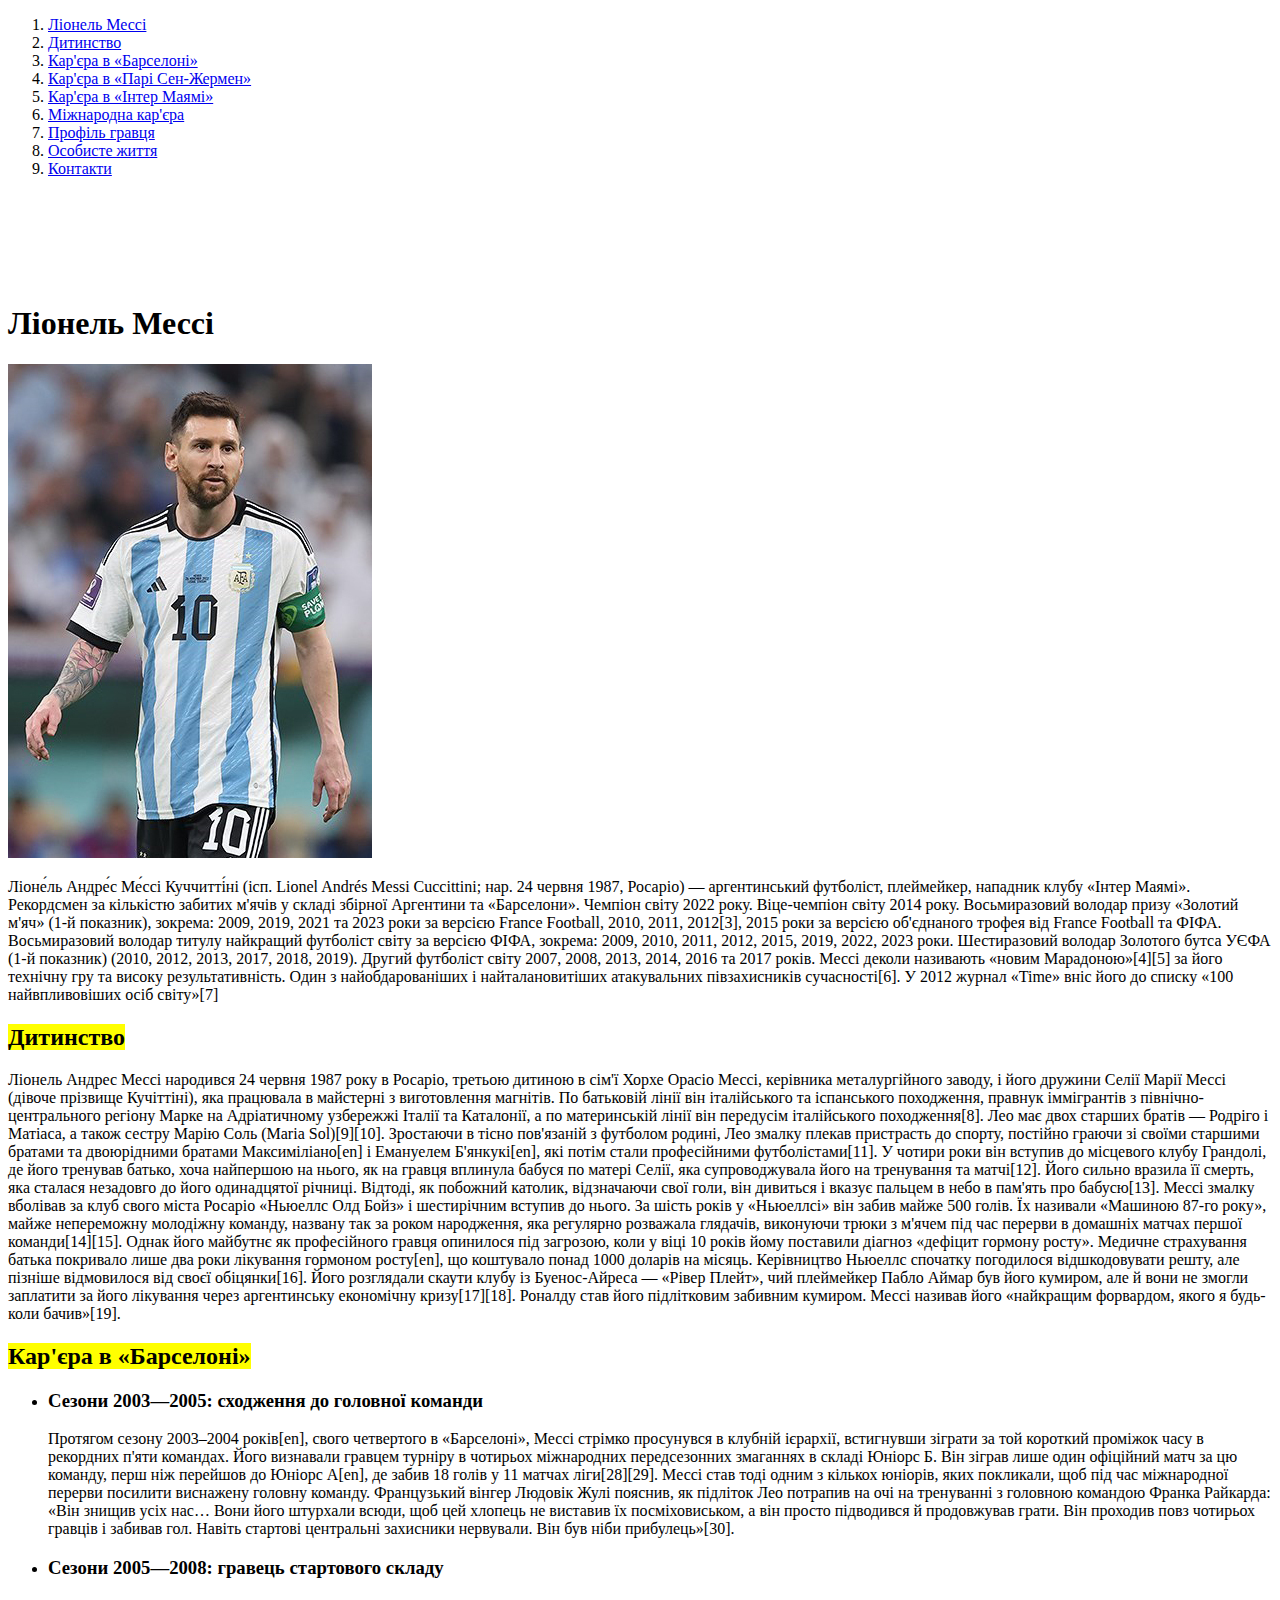
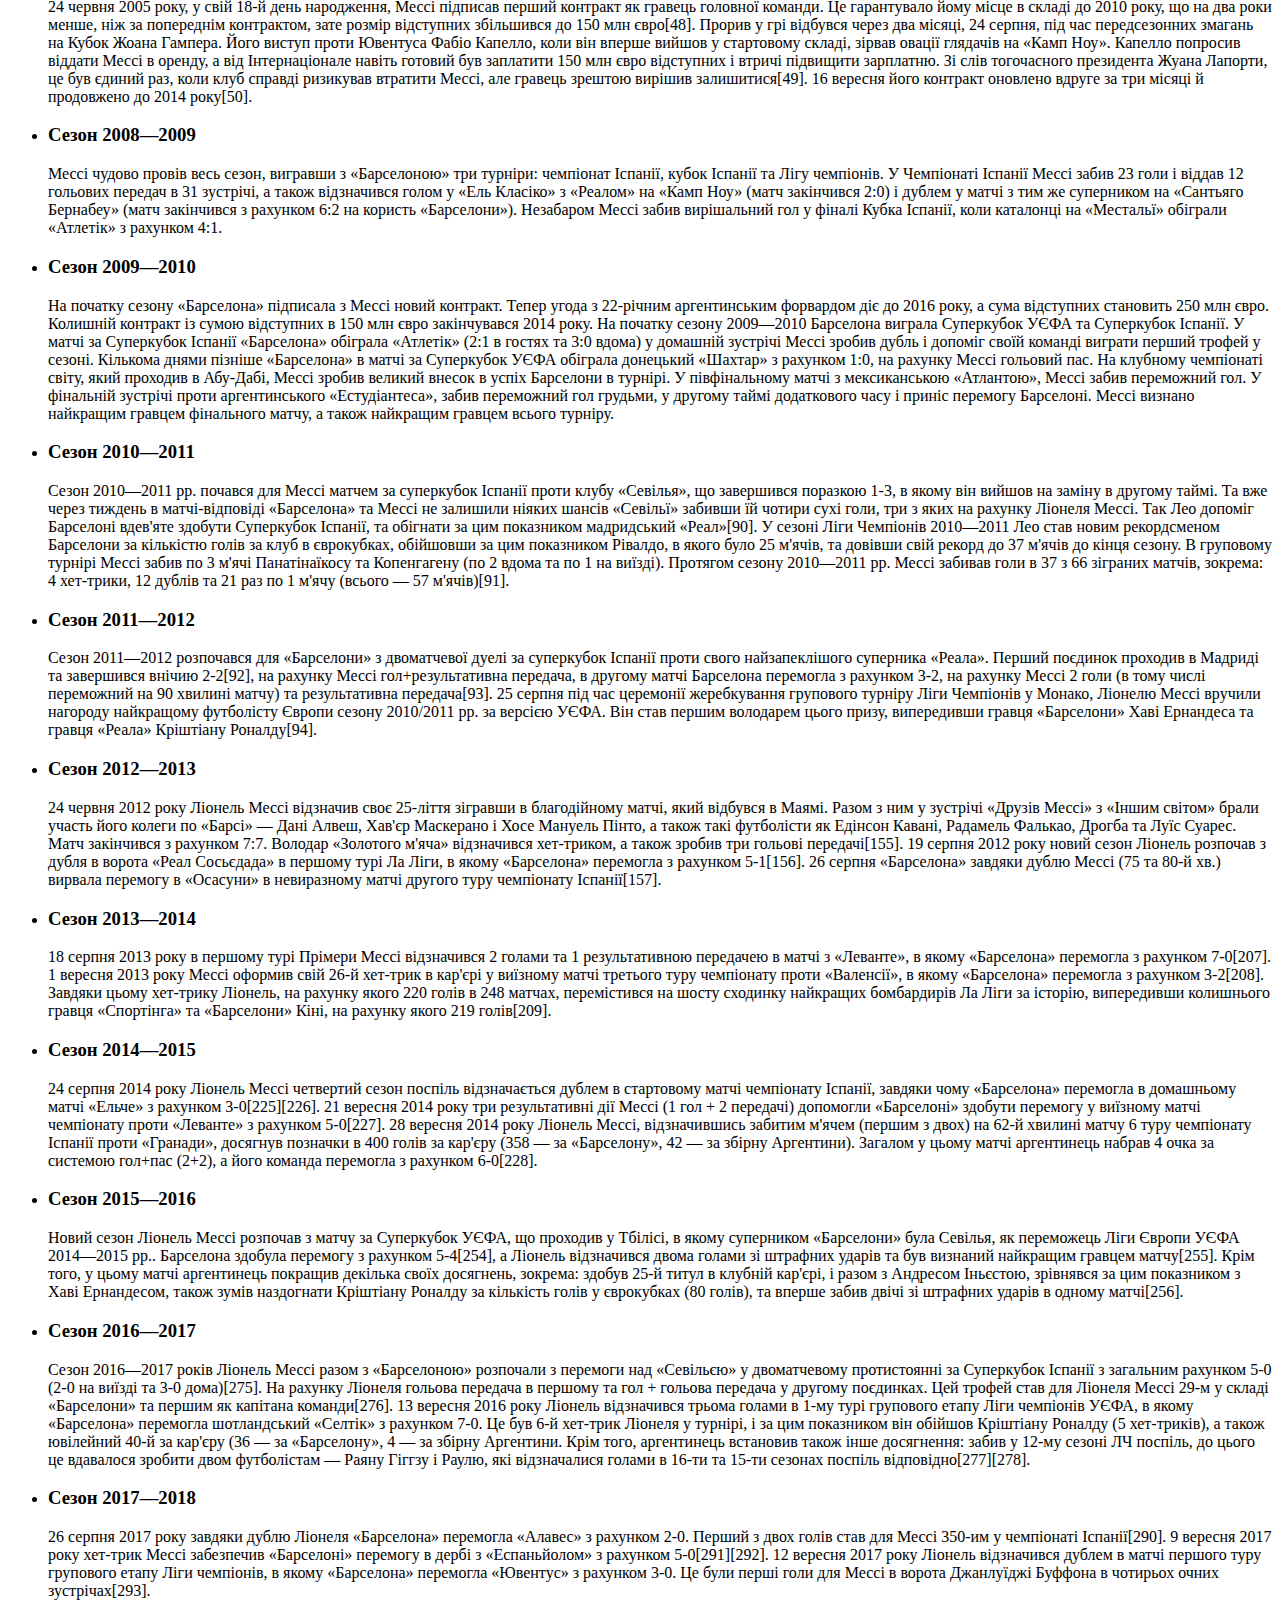
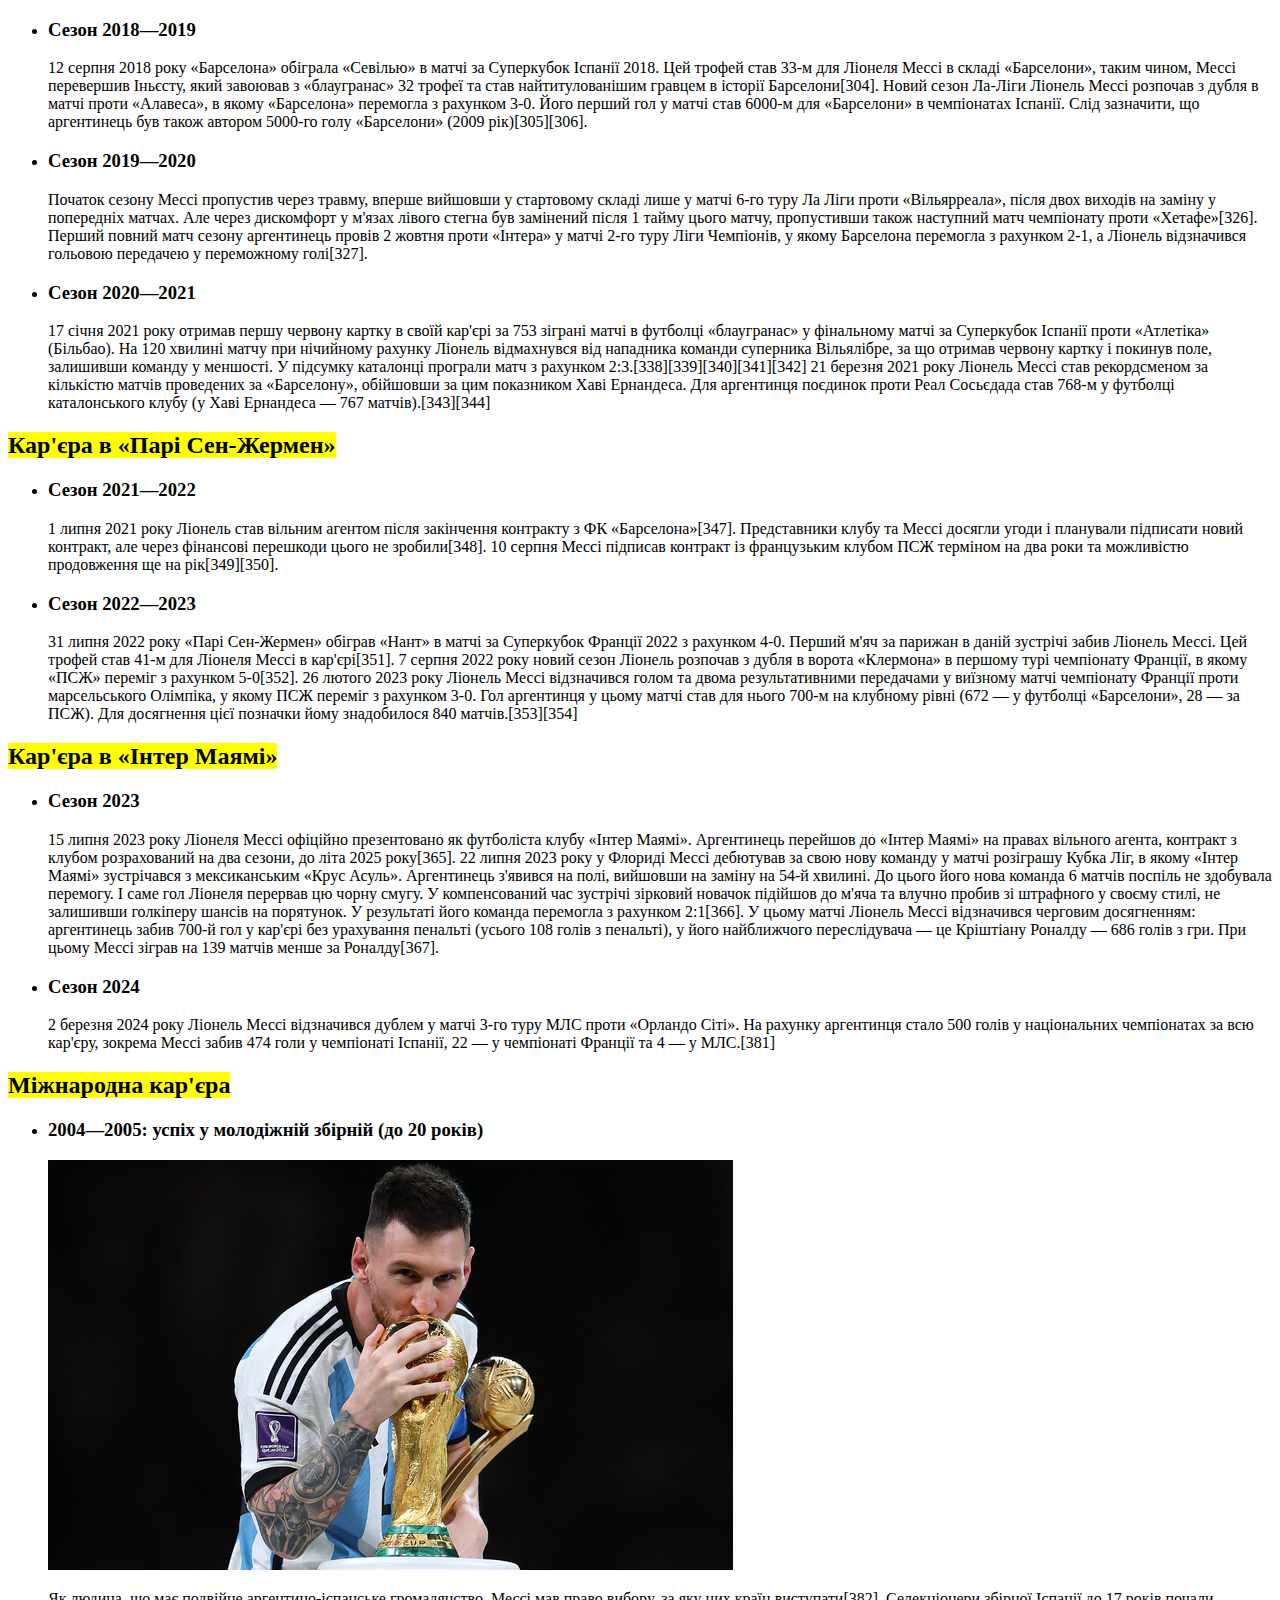
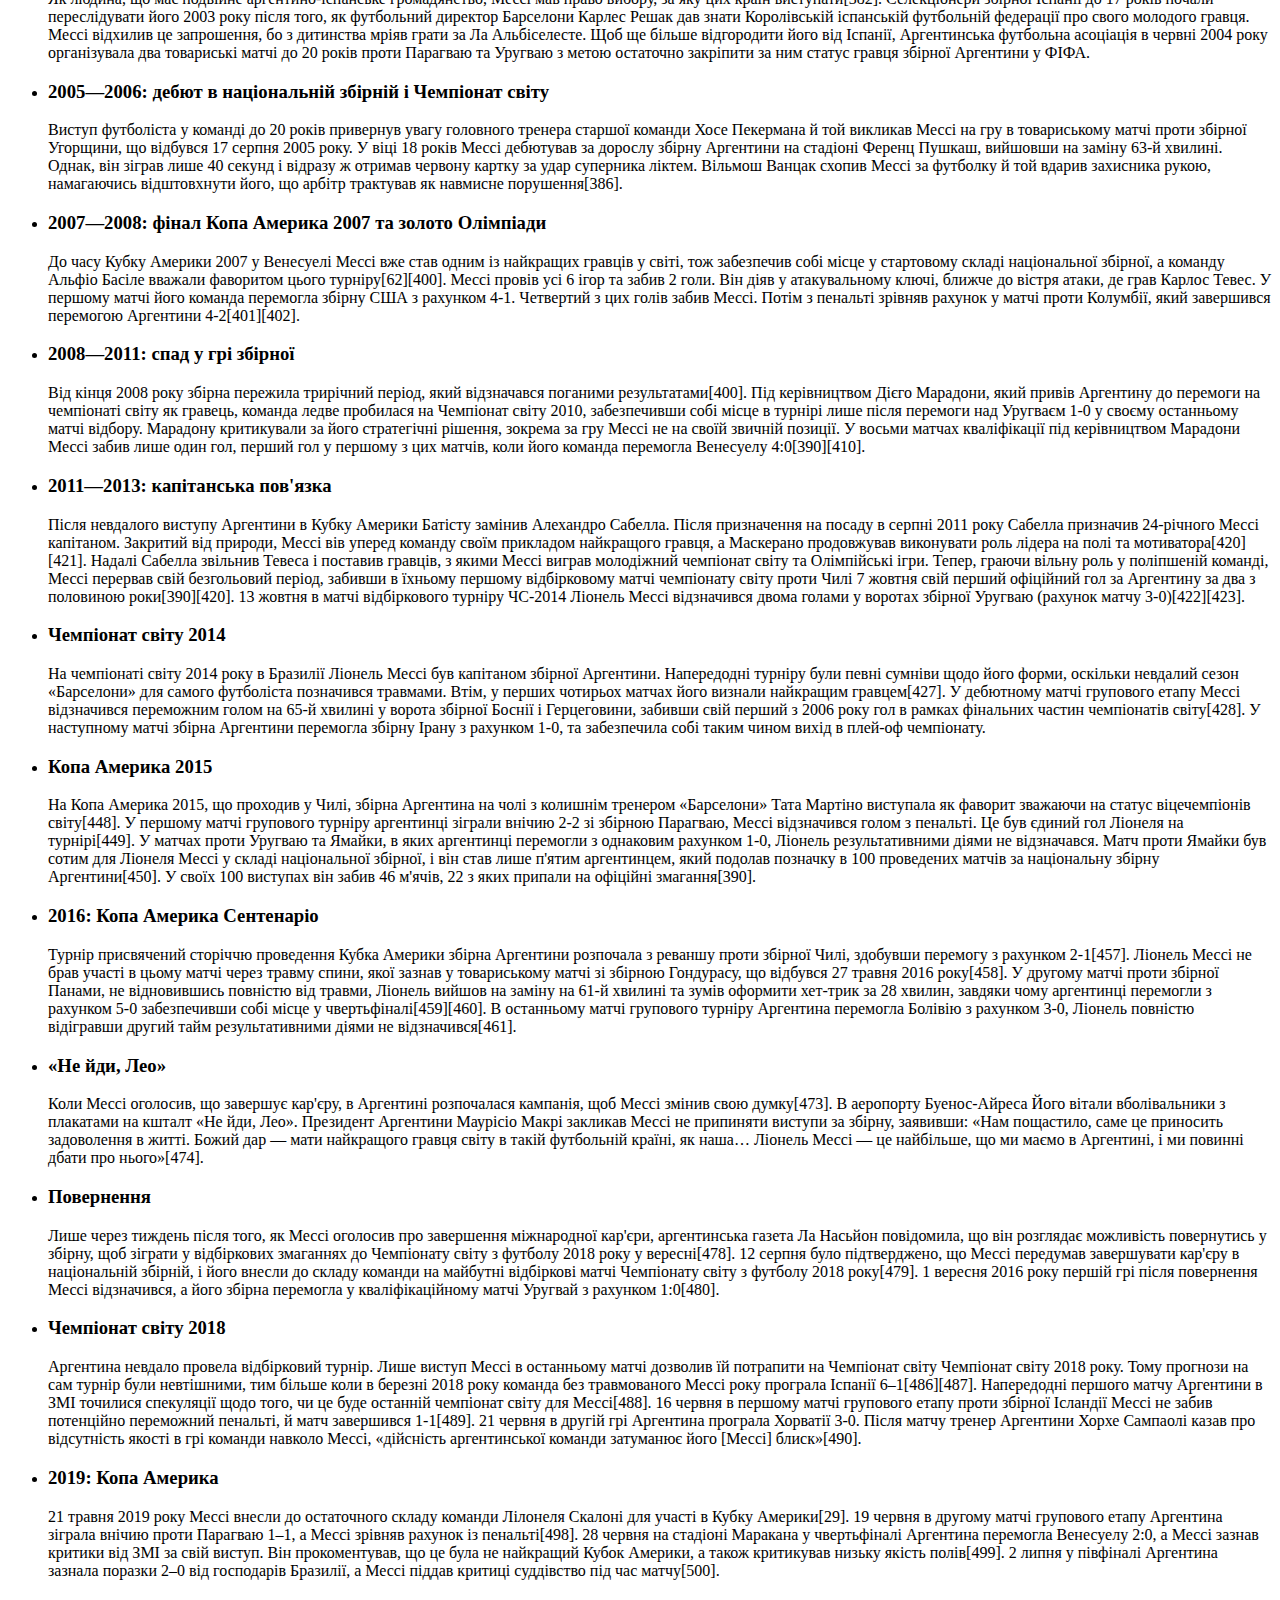
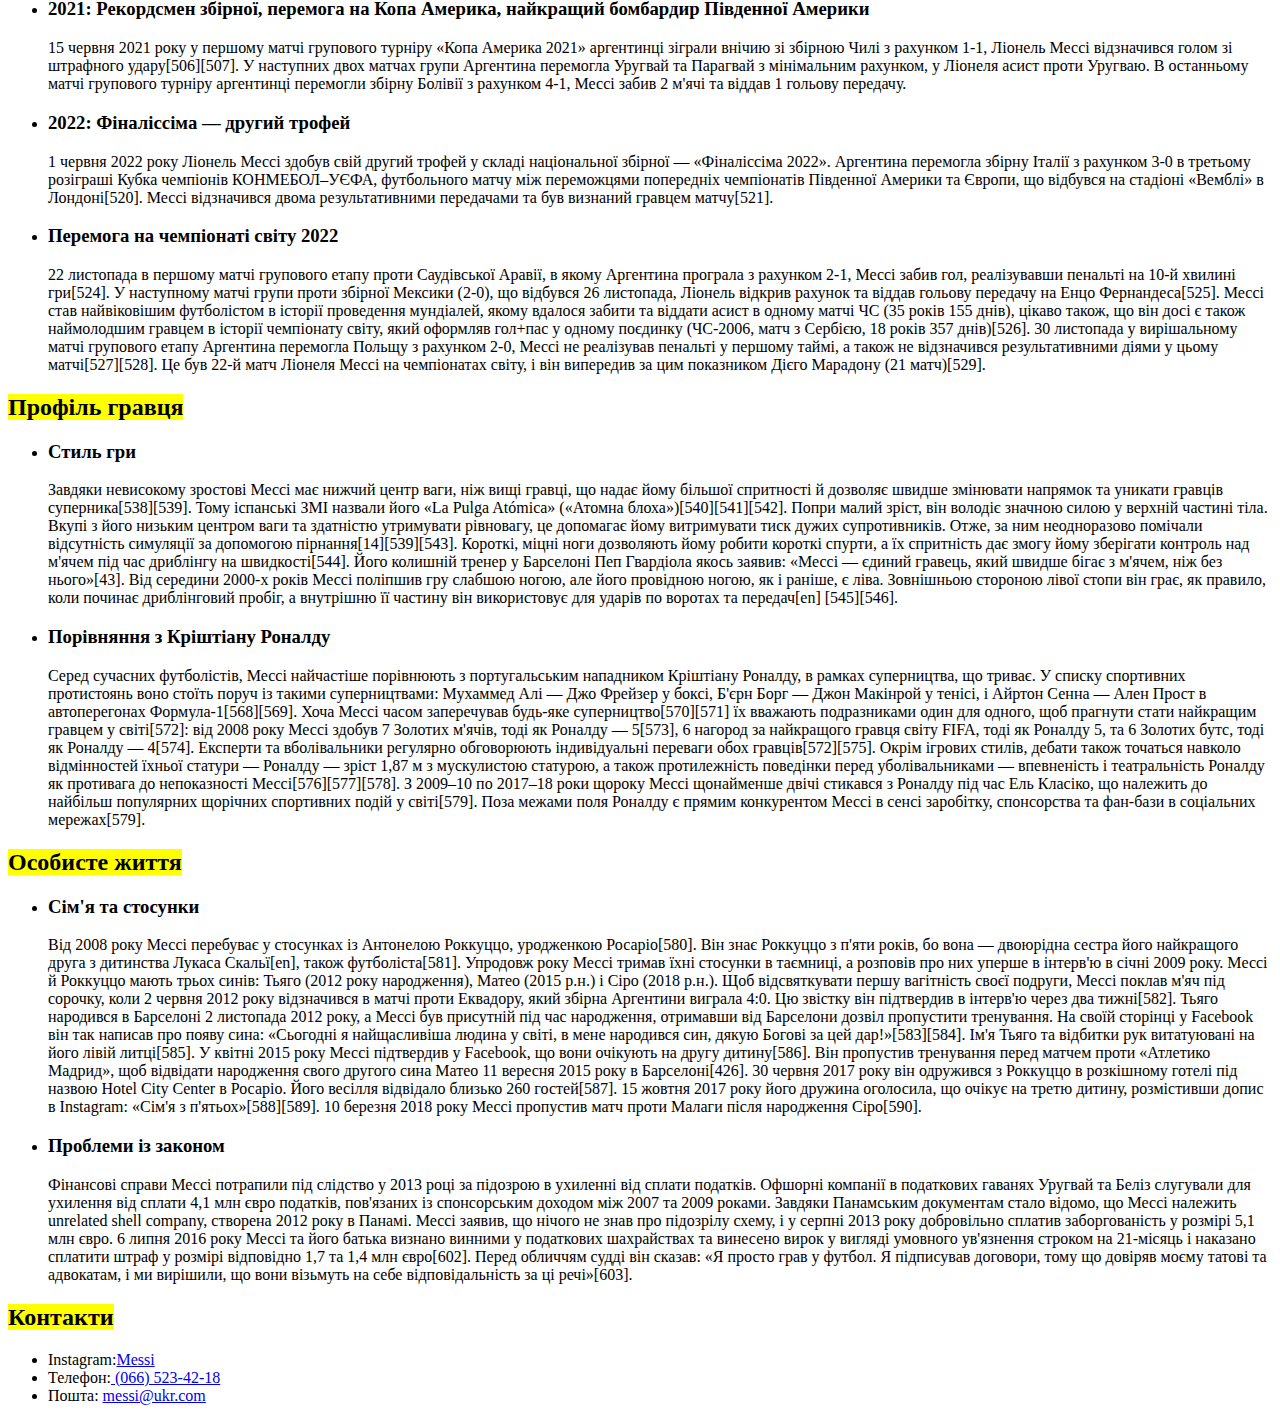
<file: lesson_2/index.html>
<!DOCTYPE html>
<html lang="uk">

<head>
	<meta charset="UTF-8">
	<meta name="viewport" content="width=device-width, initial-scale=1.0">
	<title>Messi</title>
</head>

<body>
	<header>
		<ol>
			<li>
				<a href="#messi">Ліонель Мессі</a>
			</li>
			<li><a href="#child">Дитинство</a>
			</li>
			<li>
				<a href="#barcelona">Кар'єра в «Барселоні»</a>
			</li>
			<li>
				<a href="#psg">Кар'єра в «Парі Сен-Жермен»</a>
			</li>
			<li>
				<a href="#miami">Кар'єра в «Інтер Маямі»</a>
			</li>
			<li>
				<a href="#international">Міжнародна кар'єра</a>
			</li>
			<li>
				<a href="#profile">Профіль гравця</a>
			</li>
			<li>
				<a href="#life">Особисте життя</a>
			</li>
			<li>
				<a href="#contacts">Контакти</a>
			</li>
		</ol>
		<br>
		<br>
		<br>
		<br>
		<br>
	</header>
	<main>
		<div id="messi" class="messi">
			<h1>Ліонель Мессі</h1>
			<img src="img/01.jpg" alt="фото">
			<p>
				Ліоне́ль Андре́с Ме́ссі Куччитті́ні (ісп. Lionel Andrés Messi Cuccittini; нар. 24 червня 1987, Росаріо)
				—
				аргентинський футболіст, плеймейкер, нападник клубу «Інтер Маямі». Рекордсмен за кількістю забитих
				м'ячів у
				складі збірної Аргентини та «Барселони».
				Чемпіон світу 2022 року. Віце-чемпіон світу 2014 року.
				Восьмиразовий володар призу «Золотий м'яч» (1-й показник), зокрема: 2009, 2019, 2021 та 2023 роки за
				версією
				France Football, 2010, 2011, 2012[3], 2015 роки за версією об'єднаного трофея від France Football та
				ФІФА.
				Восьмиразовий володар титулу найкращий футболіст світу за версією ФІФА, зокрема: 2009, 2010, 2011, 2012,
				2015, 2019, 2022, 2023 роки.
				Шестиразовий володар Золотого бутса УЄФА (1-й показник) (2010, 2012, 2013, 2017, 2018, 2019).
				Другий футболіст світу 2007, 2008, 2013, 2014, 2016 та 2017 років.
				Мессі деколи називають «новим Марадоною»[4][5] за його технічну гру та високу результативність. Один з
				найобдарованіших і найталановитіших атакувальних півзахисників сучасності[6]. У 2012 журнал «Time» вніс
				його
				до списку «100 найвпливовіших осіб світу»[7]
			</p>
		</div>
		<div id="child" class="child">
			<h2><mark>Дитинство</mark></h2>
			<p>
				Ліонель Андрес Мессі народився 24 червня 1987 року в Росаріо, третьою дитиною в сім'ї Хорхе Орасіо
				Мессі, керівника металургійного заводу, і його дружини Селії Марії Мессі (дівоче прізвище Кучіттіні),
				яка працювала в майстерні з виготовлення магнітів. По батьковій лінії він італійського та іспанського
				походження, правнук іммігрантів з північно-центрального регіону Марке на Адріатичному узбережжі Італії
				та Каталонії, а по материнській лінії він передусім італійського походження[8]. Лео має двох старших
				братів — Родріго і Матіаса, а також сестру Марію Соль (Maria Sol)[9][10]. Зростаючи в тісно пов'язаній з
				футболом родині, Лео змалку плекав пристрасть до спорту, постійно граючи зі своїми старшими братами та
				двоюрідними братами Максиміліано[en] і Емануелем Б'янкукі[en], які потім стали професійними
				футболістами[11]. У чотири роки він вступив до місцевого клубу Грандолі, де його тренував батько, хоча
				найпершою на нього, як на гравця вплинула бабуся по матері Селії, яка супроводжувала його на тренування
				та матчі[12]. Його сильно вразила її смерть, яка сталася незадовго до його одинадцятої річниці. Відтоді,
				як побожний католик, відзначаючи свої голи, він дивиться і вказує пальцем в небо в пам'ять про
				бабусю[13].

				Мессі змалку вболівав за клуб свого міста Росаріо «Ньюеллс Олд Бойз» і шестирічним вступив до нього. За
				шість років у «Ньюеллсі» він забив майже 500 голів. Їх називали «Машиною 87-го року», майже непереможну
				молодіжну команду, названу так за роком народження, яка регулярно розважала глядачів, виконуючи трюки з
				м'ячем під час перерви в домашніх матчах першої команди[14][15]. Однак його майбутнє як професійного
				гравця опинилося під загрозою, коли у віці 10 років йому поставили діагноз «дефіцит гормону росту».
				Медичне страхування батька покривало лише два роки лікування гормоном росту[en], що коштувало понад 1000
				доларів на місяць. Керівництво Ньюеллс спочатку погодилося відшкодовувати решту, але пізніше відмовилося
				від своєї обіцянки[16]. Його розглядали скаути клубу із Буенос-Айреса — «Рівер Плейт», чий плеймейкер
				Пабло Аймар був його кумиром, але й вони не змогли заплатити за його лікування через аргентинську
				економічну кризу[17][18]. Роналду став його підлітковим забивним кумиром. Мессі називав його «найкращим
				форвардом, якого я будь-коли бачив»[19].
			</p>
		</div>
		<div id="barcelona" class="barcelona">
			<h2><mark>Кар'єра в «Барселоні»</mark></h2>
			<ul>
				<li>
					<h3>Сезони 2003—2005: сходження до головної команди</h3>
					<p>
						Протягом сезону 2003–2004 років[en], свого четвертого в «Барселоні», Мессі стрімко просунувся в
						клубній ієрархії, встигнувши зіграти за той короткий проміжок часу в рекордних п'яти командах.
						Його визнавали гравцем турніру в чотирьох міжнародних передсезонних змаганнях в складі Юніорс Б.
						Він зіграв лише один офіційний матч за цю команду, перш ніж перейшов до Юніорс А[en], де забив
						18 голів у 11 матчах ліги[28][29]. Мессі став тоді одним з кількох юніорів, яких покликали, щоб
						під час міжнародної перерви посилити виснажену головну команду. Французький вінгер Людовік Жулі
						пояснив, як підліток Лео потрапив на очі на тренуванні з головною командою Франка Райкарда: «Він
						знищив усіх нас… Вони його штурхали всюди, щоб цей хлопець не виставив їх посміховиськом, а він
						просто підводився й продовжував грати. Він проходив повз чотирьох гравців і забивав гол. Навіть
						стартові центральні захисники нервували. Він був ніби прибулець»[30].
					</p>
				</li>
				<li>
					<h3>Сезони 2005—2008: гравець стартового складу</h3>
					<p>
						24 червня 2005 року, у свій 18-й день народження, Мессі підписав перший контракт як гравець
						головної команди. Це гарантувало йому місце в складі до 2010 року, що на два роки менше, ніж за
						попереднім контрактом, зате розмір відступних збільшився до 150 млн євро[48]. Прорив у грі
						відбувся через два місяці, 24 серпня, під час передсезонних змагань на Кубок Жоана Гампера. Його
						виступ проти Ювентуса Фабіо Капелло, коли він вперше вийшов у стартовому складі, зірвав овації
						глядачів на «Камп Ноу». Капелло попросив віддати Мессі в оренду, а від Інтернаціонале навіть
						готовий був заплатити 150 млн євро відступних і втричі підвищити зарплатню. Зі слів тогочасного
						президента Жуана Лапорти, це був єдиний раз, коли клуб справді ризикував втратити Мессі, але
						гравець зрештою вирішив залишитися[49]. 16 вересня його контракт оновлено вдруге за три місяці й
						продовжено до 2014 року[50].
					</p>
				</li>
				<li>
					<h3>Сезон 2008—2009</h3>
					<p>
						Мессі чудово провів весь сезон, вигравши з «Барселоною» три турніри: чемпіонат Іспанії, кубок
						Іспанії та Лігу чемпіонів. У Чемпіонаті Іспанії Мессі забив 23 голи і віддав 12 гольових передач
						в 31 зустрічі, а також відзначився голом у «Ель Класіко» з «Реалом» на «Камп Ноу» (матч
						закінчився 2:0) і дублем у матчі з тим же суперником на «Сантьяго Бернабеу» (матч закінчився з
						рахунком 6:2 на користь «Барселони»). Незабаром Мессі забив вирішальний гол у фіналі Кубка
						Іспанії, коли каталонці на «Местальї» обіграли «Атлетік» з рахунком 4:1.
					</p>
				</li>
				<li>
					<h3>Сезон 2009—2010</h3>
					<p>
						На початку сезону «Барселона» підписала з Мессі новий контракт. Тепер угода з 22-річним
						аргентинським форвардом діє до 2016 року, а сума відступних становить 250 млн євро. Колишній
						контракт із сумою відступних в 150 млн євро закінчувався 2014 року.

						На початку сезону 2009—2010 Барселона виграла Суперкубок УЄФА та Суперкубок Іспанії. У матчі за
						Суперкубок Іспанії «Барселона» обіграла «Атлетік» (2:1 в гостях та 3:0 вдома) у домашній
						зустрічі Мессі зробив дубль і допоміг своїй команді виграти перший трофей у сезоні. Кількома
						днями пізніше «Барселона» в матчі за Суперкубок УЄФА обіграла донецький «Шахтар» з рахунком 1:0,
						на рахунку Мессі гольовий пас.

						На клубному чемпіонаті світу, який проходив в Абу-Дабі, Мессі зробив великий внесок в успіх
						Барселони в турнірі. У півфінальному матчі з мексиканською «Атлантою», Мессі забив переможний
						гол. У фінальній зустрічі проти аргентинського «Естудіантеса», забив переможний гол грудьми, у
						другому таймі додаткового часу і приніс перемогу Барселоні. Мессі визнано найкращим гравцем
						фінального матчу, а також найкращим гравцем всього турніру.
					</p>
				</li>
				<li>
					<h3>Сезон 2010—2011</h3>
					<p>
						Сезон 2010—2011 рр. почався для Мессі матчем за суперкубок Іспанії проти клубу «Севілья», що
						завершився поразкою 1-3, в якому він вийшов на заміну в другому таймі. Та вже через тиждень в
						матчі-відповіді «Барселона» та Мессі не залишили ніяких шансів «Севільї» забивши їй чотири сухі
						голи, три з яких на рахунку Ліонеля Мессі. Так Лео допоміг Барселоні вдев'яте здобути Суперкубок
						Іспанії, та обігнати за цим показником мадридський «Реал»[90].

						У сезоні Ліги Чемпіонів 2010—2011 Лео став новим рекордсменом Барселони за кількістю голів за
						клуб в єврокубках, обійшовши за цим показником Рівалдо, в якого було 25 м'ячів, та довівши свій
						рекорд до 37 м'ячів до кінця сезону. В груповому турнірі Мессі забив по 3 м'ячі Панатінаїкосу та
						Копенгагену (по 2 вдома та по 1 на виїзді).

						Протягом сезону 2010—2011 рр. Мессі забивав голи в 37 з 66 зіграних матчів, зокрема: 4
						хет-трики, 12 дублів та 21 раз по 1 м'ячу (всього — 57 м'ячів)[91].
					</p>
				</li>
				<li>
					<h3>Сезон 2011—2012</h3>
					<p>
						Сезон 2011—2012 розпочався для «Барселони» з двоматчевої дуелі за суперкубок Іспанії проти свого
						найзапеклішого суперника «Реала». Перший поєдинок проходив в Мадриді та завершився внічию
						2-2[92], на рахунку Мессі гол+результативна передача, в другому матчі Барселона перемогла з
						рахунком 3-2, на рахунку Мессі 2 голи (в тому числі переможний на 90 хвилині матчу) та
						результативна передача[93].

						25 серпня під час церемонії жеребкування групового турніру Ліги Чемпіонів у Монако, Ліонелю
						Мессі вручили нагороду найкращому футболісту Європи сезону 2010/2011 рр. за версією УЄФА. Він
						став першим володарем цього призу, випередивши гравця «Барселони» Хаві Ернандеса та гравця
						«Реала» Кріштіану Роналду[94].
					</p>
				</li>
				<li>
					<h3>Сезон 2012—2013</h3>
					<p>
						24 червня 2012 року Ліонель Мессі відзначив своє 25-ліття зігравши в благодійному матчі, який
						відбувся в Маямі. Разом з ним у зустрічі «Друзів Мессі» з «Іншим світом» брали участь його
						колеги по «Барсі» — Дані Алвеш, Хав'єр Маскерано і Хосе Мануель Пінто, а також такі футболісти
						як Едінсон Кавані, Радамель Фалькао, Дрогба та Луїс Суарес. Матч закінчився з рахунком 7:7.
						Володар «Золотого м'яча» відзначився хет-триком, а також зробив три гольові передачі[155].

						19 серпня 2012 року новий сезон Ліонель розпочав з дубля в ворота «Реал Сосьєдада» в першому
						турі Ла Ліги, в якому «Барселона» перемогла з рахунком 5-1[156].

						26 серпня «Барселона» завдяки дублю Мессі (75 та 80-й хв.) вирвала перемогу в «Осасуни» в
						невиразному матчі другого туру чемпіонату Іспанії[157].
					</p>
				</li>
				<li>
					<h3>Сезон 2013—2014</h3>
					<p>
						18 серпня 2013 року в першому турі Прімери Мессі відзначився 2 голами та 1 результативною
						передачею в матчі з «Леванте», в якому «Барселона» перемогла з рахунком 7-0[207].

						1 вересня 2013 року Мессі оформив свій 26-й хет-трик в кар'єрі у виїзному матчі третього туру
						чемпіонату проти «Валенсії», в якому «Барселона» перемогла з рахунком 3-2[208]. Завдяки цьому
						хет-трику Ліонель, на рахунку якого 220 голів в 248 матчах, перемістився на шосту сходинку
						найкращих бомбардирів Ла Ліги за історію, випередивши колишнього гравця «Спортінга» та
						«Барселони» Кіні, на рахунку якого 219 голів[209].
					</p>
				</li>
				<li>
					<h3>Сезон 2014—2015</h3>
					<p>
						24 серпня 2014 року Ліонель Мессі четвертий сезон поспіль відзначається дублем в стартовому
						матчі чемпіонату Іспанії, завдяки чому «Барселона» перемогла в домашньому матчі «Ельче» з
						рахунком 3-0[225][226].

						21 вересня 2014 року три результативні дії Мессі (1 гол + 2 передачі) допомогли «Барселоні»
						здобути перемогу у виїзному матчі чемпіонату проти «Леванте» з рахунком 5-0[227].

						28 вересня 2014 року Ліонель Мессі, відзначившись забитим м'ячем (першим з двох) на 62-й хвилині
						матчу 6 туру чемпіонату Іспанії проти «Гранади», досягнув позначки в 400 голів за кар'єру (358 —
						за «Барселону», 42 — за збірну Аргентини). Загалом у цьому матчі аргентинець набрав 4 очка за
						системою гол+пас (2+2), а його команда перемогла з рахунком 6-0[228].
					</p>
				</li>
				<li>
					<h3>Сезон 2015—2016</h3>
					<p>
						Новий сезон Ліонель Мессі розпочав з матчу за Суперкубок УЄФА, що проходив у Тбілісі, в якому
						суперником «Барселони» була Севілья, як переможець Ліги Європи УЄФА 2014—2015 рр.. Барселона
						здобула перемогу з рахунком 5-4[254], а Ліонель відзначився двома голами зі штрафних ударів та
						був визнаний найкращим гравцем матчу[255]. Крім того, у цьому матчі аргентинець покращив
						декілька своїх досягнень, зокрема: здобув 25-й титул в клубній кар'єрі, і разом з Андресом
						Іньєстою, зрівнявся за цим показником з Хаві Ернандесом, також зумів наздогнати Кріштіану
						Роналду за кількість голів у єврокубках (80 голів), та вперше забив двічі зі штрафних ударів в
						одному матчі[256].
					</p>
				</li>
				<li>
					<h3>Сезон 2016—2017</h3>
					<p>
						Сезон 2016—2017 років Ліонель Мессі разом з «Барселоною» розпочали з перемоги над «Севільєю» у
						двоматчевому протистоянні за Суперкубок Іспанії з загальним рахунком 5-0 (2-0 на виїзді та 3-0
						дома)[275]. На рахунку Ліонеля гольова передача в першому та гол + гольова передача у другому
						поєдинках. Цей трофей став для Ліонеля Мессі 29-м у складі «Барселони» та першим як капітана
						команди[276].

						13 вересня 2016 року Ліонель відзначився трьома голами в 1-му турі групового етапу Ліги
						чемпіонів УЄФА, в якому «Барселона» перемогла шотландський «Селтік» з рахунком 7-0. Це був 6-й
						хет-трик Ліонеля у турнірі, і за цим показником він обійшов Кріштіану Роналду (5 хет-триків), а
						також ювілейний 40-й за кар'єру (36 — за «Барселону», 4 — за збірну Аргентини. Крім того,
						аргентинець встановив також інше досягнення: забив у 12-му сезоні ЛЧ поспіль, до цього це
						вдавалося зробити двом футболістам — Раяну Гіггзу і Раулю, які відзначалися голами в 16-ти та
						15-ти сезонах поспіль відповідно[277][278].
					</p>
				</li>
				<li>
					<h3>Сезон 2017—2018</h3>
					<p>
						26 серпня 2017 року завдяки дублю Ліонеля «Барселона» перемогла «Алавес» з рахунком 2-0. Перший
						з двох голів став для Мессі 350-им у чемпіонаті Іспанії[290].

						9 вересня 2017 року хет-трик Мессі забезпечив «Барселоні» перемогу в дербі з «Еспаньйолом» з
						рахунком 5-0[291][292].

						12 вересня 2017 року Ліонель відзначився дублем в матчі першого туру групового етапу Ліги
						чемпіонів, в якому «Барселона» перемогла «Ювентус» з рахунком 3-0. Це були перші голи для Мессі
						в ворота Джанлуїджі Буффона в чотирьох очних зустрічах[293].
					</p>
				</li>
				<li>
					<h3>Сезон 2018—2019</h3>
					<p>
						12 серпня 2018 року «Барселона» обіграла «Севілью» в матчі за Суперкубок Іспанії 2018. Цей
						трофей став 33-м для Ліонеля Мессі в складі «Барселони», таким чином, Мессі перевершив Іньєсту,
						який завоював з «блаугранас» 32 трофеї та став найтитулованішим гравцем в історії
						Барселони[304].

						Новий сезон Ла-Ліги Ліонель Мессі розпочав з дубля в матчі проти «Алавеса», в якому «Барселона»
						перемогла з рахунком 3-0. Його перший гол у матчі став 6000-м для «Барселони» в чемпіонатах
						Іспанії. Слід зазначити, що аргентинець був також автором 5000-го голу «Барселони» (2009
						рік)[305][306].
					</p>
				</li>

				<li>
					<h3>Сезон 2019—2020</h3>
					<p>
						Початок сезону Мессі пропустив через травму, вперше вийшовши у стартовому складі лише у матчі
						6-го туру Ла Ліги проти «Вільярреала», після двох виходів на заміну у попередніх матчах. Але
						через дискомфорт у м'язах лівого стегна був замінений після 1 тайму цього матчу, пропустивши
						також наступний матч чемпіонату проти «Хетафе»[326]. Перший повний матч сезону аргентинець
						провів 2 жовтня проти «Інтера» у матчі 2-го туру Ліги Чемпіонів, у якому Барселона перемогла з
						рахунком 2-1, а Ліонель відзначився гольовою передачею у переможному голі[327].
					</p>
				</li>
				<li>
					<h3>Сезон 2020—2021</h3>
					<p>
						17 січня 2021 року отримав першу червону картку в своїй кар'єрі за 753 зіграні матчі в футболці
						«блаугранас» у фінальному матчі за Суперкубок Іспанії проти «Атлетіка» (Більбао). На 120 хвилині
						матчу при нічийному рахунку Ліонель відмахнувся від нападника команди суперника Вільялібре, за
						що отримав червону картку і покинув поле, залишивши команду у меншості. У підсумку каталонці
						програли матч з рахунком 2:3.[338][339][340][341][342]

						21 березня 2021 року Ліонель Мессі став рекордсменом за кількістю матчів проведених за
						«Барселону», обійшовши за цим показником Хаві Ернандеса. Для аргентинця поєдинок проти Реал
						Сосьєдада став 768-м у футболці каталонського клубу (у Хаві Ернандеса — 767 матчів).[343][344]
					</p>
				</li>
			</ul>
		</div>
		<div id="psg" class="psg">
			<h2><mark>Кар'єра в «Парі Сен-Жермен»</mark></h2>
			<ul>
				<li>
					<h3>Сезон 2021—2022</h3>
					<p>
						1 липня 2021 року Ліонель став вільним агентом після закінчення контракту з ФК «Барселона»[347].
						Представники клубу та Мессі досягли угоди і планували підписати новий контракт, але через
						фінансові перешкоди цього не зробили[348]. 10 серпня Мессі підписав контракт із французьким
						клубом ПСЖ терміном на два роки та можливістю продовження ще на рік[349][350].
					</p>
				</li>
				<li>
					<h3>Сезон 2022—2023</h3>
					<p>
						31 липня 2022 року «Парі Сен-Жермен» обіграв «Нант» в матчі за Суперкубок Франції 2022 з
						рахунком 4-0. Перший м'яч за парижан в даній зустрічі забив Ліонель Мессі. Цей трофей став 41-м
						для Ліонеля Мессі в кар'єрі[351].

						7 серпня 2022 року новий сезон Ліонель розпочав з дубля в ворота «Клермона» в першому турі
						чемпіонату Франції, в якому «ПСЖ» переміг з рахунком 5-0[352].

						26 лютого 2023 року Ліонель Мессі відзначився голом та двома результативними передачами у
						виїзному матчі чемпіонату Франції проти марсельського Олімпіка, у якому ПСЖ переміг з рахунком
						3-0. Гол аргентинця у цьому матчі став для нього 700-м на клубному рівні (672 — у футболці
						«Барселони», 28 — за ПСЖ). Для досягнення цієї позначки йому знадобилося 840 матчів.[353][354]
					</p>
				</li>
			</ul>
		</div>
		<div id="miami" class="miami">
			<h2><mark>Кар'єра в «Інтер Маямі»</mark></h2>
			<ul>
				<li>
					<h3>Сезон 2023</h3>
					<p>
						15 липня 2023 року Ліонеля Мессі офіційно презентовано як футболіста клубу «Інтер Маямі».
						Аргентинець перейшов до «Інтер Маямі» на правах вільного агента, контракт з клубом розрахований
						на два сезони, до літа 2025 року[365].

						22 липня 2023 року у Флориді Мессі дебютував за свою нову команду у матчі розіграшу Кубка Ліг, в
						якому «Інтер Маямі» зустрічався з мексиканським «Крус Асуль». Аргентинець з'явився на полі,
						вийшовши на заміну на 54-й хвилині. До цього його нова команда 6 матчів поспіль не здобувала
						перемогу. І саме гол Ліонеля перервав цю чорну смугу. У компенсований час зустрічі зірковий
						новачок підійшов до м'яча та влучно пробив зі штрафного у своєму стилі, не залишивши голкіперу
						шансів на порятунок. У результаті його команда перемогла з рахунком 2:1[366]. У цьому матчі
						Ліонель Мессі відзначився черговим досягненням: аргентинець забив 700-й гол у кар'єрі без
						урахування пенальті (усього 108 голів з пенальті), у його найближчого переслідувача — це
						Кріштіану Роналду — 686 голів з гри. При цьому Мессі зіграв на 139 матчів менше за Роналду[367].
					</p>
				</li>
				<li>
					<h3>Сезон 2024</h3>
					<p>
						2 березня 2024 року Ліонель Мессі відзначився дублем у матчі 3-го туру МЛС проти «Орландо Сіті».
						На рахунку аргентинця стало 500 голів у національних чемпіонатах за всю кар'єру, зокрема Мессі
						забив 474 голи у чемпіонаті Іспанії, 22 — у чемпіонаті Франції та 4 — у МЛС.[381]
					</p>
				</li>
			</ul>
		</div>
		<div id="international" class="international">
			<h2><mark>Міжнародна кар'єра</mark></h2>
			<ul>
				<li>
					<h3>2004—2005: успіх у молодіжній збірній (до 20 років)</h3>
					<img src="img/02.jpeg" alt="foto">
					<p>
						Як людина, що має подвійне аргентино-іспанське громадянство, Мессі мав право вибору, за яку цих
						країн виступати[382]. Селекціонери збірної Іспанії до 17 років почали переслідувати його 2003
						року після того, як футбольний директор Барселони Карлес Решак дав знати Королівській іспанській
						футбольній федерації про свого молодого гравця. Мессі відхилив це запрошення, бо з дитинства
						мріяв грати за Ла Альбіселесте. Щоб ще більше відгородити його від Іспанії, Аргентинська
						футбольна асоціація в червні 2004 року організувала два товариські матчі до 20 років проти
						Парагваю та Уругваю з метою остаточно закріпити за ним статус гравця збірної Аргентини у ФІФА.
					</p>
				</li>
				<li>
					<h3>2005—2006: дебют в національній збірній і Чемпіонат світу</h3>
					<p>
						Виступ футболіста у команді до 20 років привернув увагу головного тренера старшої команди Хосе
						Пекермана й той викликав Мессі на гру в товариському матчі проти збірної Угорщини, що відбувся
						17 серпня 2005 року. У віці 18 років Мессі дебютував за дорослу збірну Аргентини на стадіоні
						Ференц Пушкаш, вийшовши на заміну 63-й хвилині. Однак, він зіграв лише 40 секунд і відразу ж
						отримав червону картку за удар суперника ліктем. Вільмош Ванцак схопив Мессі за футболку й той
						вдарив захисника рукою, намагаючись відштовхнути його, що арбітр трактував як навмисне
						порушення[386].
					</p>
				</li>
				<li>
					<h3>2007—2008: фінал Копа Америка 2007 та золото Олімпіади</h3>
					<p>
						До часу Кубку Америки 2007 у Венесуелі Мессі вже став одним із найкращих гравців у світі, тож
						забезпечив собі місце у стартовому складі національної збірної, а команду Альфіо Басіле вважали
						фаворитом цього турніру[62][400]. Мессі провів усі 6 ігор та забив 2 голи. Він діяв у
						атакувальному ключі, ближче до вістря атаки, де грав Карлос Тевес. У першому матчі його команда
						перемогла збірну США з рахунком 4-1. Четвертий з цих голів забив Мессі. Потім з пенальті зрівняв
						рахунок у матчі проти Колумбії, який завершився перемогою Аргентини 4-2[401][402].
					</p>
				</li>
				<li>
					<h3>2008—2011: спад у грі збірної</h3>
					<p>
						Від кінця 2008 року збірна пережила трирічний період, який відзначався поганими
						результатами[400]. Під керівництвом Дієго Марадони, який привів Аргентину до перемоги на
						чемпіонаті світу як гравець, команда ледве пробилася на Чемпіонат світу 2010, забезпечивши собі
						місце в турнірі лише після перемоги над Уругваєм 1-0 у своєму останньому матчі відбору. Марадону
						критикували за його стратегічні рішення, зокрема за гру Мессі не на своїй звичній позиції. У
						восьми матчах кваліфікації під керівництвом Марадони Мессі забив лише один гол, перший гол у
						першому з цих матчів, коли його команда перемогла Венесуелу 4:0[390][410].
					</p>
				</li>
				<li>
					<h3>2011—2013: капітанська пов'язка</h3>
					<p>
						Після невдалого виступу Аргентини в Кубку Америки Батісту замінив Алехандро Сабелла. Після
						призначення на посаду в серпні 2011 року Сабелла призначив 24-річного Мессі капітаном. Закритий
						від природи, Мессі вів уперед команду своїм прикладом найкращого гравця, а Маскерано продовжував
						виконувати роль лідера на полі та мотиватора[420][421]. Надалі Сабелла звільнив Тевеса і
						поставив гравців, з якими Мессі виграв молодіжний чемпіонат світу та Олімпійські ігри. Тепер,
						граючи вільну роль у поліпшеній команді, Мессі перервав свій безгольовий період, забивши в
						їхньому першому відбірковому матчі чемпіонату світу проти Чилі 7 жовтня свій перший офіційний
						гол за Аргентину за два з половиною роки[390][420]. 13 жовтня в матчі відбіркового турніру
						ЧС-2014 Ліонель Мессі відзначився двома голами у воротах збірної Уругваю (рахунок матчу
						3-0)[422][423].
					</p>
				</li>
				<li>
					<h3>Чемпіонат світу 2014</h3>
					<p>
						На чемпіонаті світу 2014 року в Бразилії Ліонель Мессі був капітаном збірної Аргентини.
						Напередодні турніру були певні сумніви щодо його форми, оскільки невдалий сезон «Барселони» для
						самого футболіста позначився травмами. Втім, у перших чотирьох матчах його визнали найкращим
						гравцем[427]. У дебютному матчі групового етапу Мессі відзначився переможним голом на 65-й
						хвилині у ворота збірної Боснії і Герцеговини, забивши свій перший з 2006 року гол в рамках
						фінальних частин чемпіонатів світу[428]. У наступному матчі збірна Аргентини перемогла збірну
						Ірану з рахунком 1-0, та забезпечила собі таким чином вихід в плей-оф чемпіонату.
					</p>
				</li>
				<li>
					<h3>Копа Америка 2015</h3>
					<p>
						На Копа Америка 2015, що проходив у Чилі, збірна Аргентина на чолі з колишнім тренером
						«Барселони» Тата Мартіно виступала як фаворит зважаючи на статус віцечемпіонів світу[448]. У
						першому матчі групового турніру аргентинці зіграли внічию 2-2 зі збірною Парагваю, Мессі
						відзначився голом з пенальті. Це був єдиний гол Ліонеля на турнірі[449]. У матчах проти Уругваю
						та Ямайки, в яких аргентинці перемогли з однаковим рахунком 1-0, Ліонель результативними діями
						не відзначався. Матч проти Ямайки був сотим для Ліонеля Мессі у складі національної збірної, і
						він став лише п'ятим аргентинцем, який подолав позначку в 100 проведених матчів за національну
						збірну Аргентини[450]. У своїх 100 виступах він забив 46 м'ячів, 22 з яких припали на офіційні
						змагання[390].
					</p>
				</li>
				<li>
					<h3>2016: Копа Америка Сентенаріо</h3>
					<p>
						Турнір присвячений сторіччю проведення Кубка Америки збірна Аргентини розпочала з реваншу проти
						збірної Чилі, здобувши перемогу з рахунком 2-1[457]. Ліонель Мессі не брав участі в цьому матчі
						через травму спини, якої зазнав у товариському матчі зі збірною Гондурасу, що відбувся 27 травня
						2016 року[458]. У другому матчі проти збірної Панами, не відновившись повністю від травми,
						Ліонель вийшов на заміну на 61-й хвилині та зумів оформити хет-трик за 28 хвилин, завдяки чому
						аргентинці перемогли з рахунком 5-0 забезпечивши собі місце у чвертьфіналі[459][460]. В
						останньому матчі групового турніру Аргентина перемогла Болівію з рахунком 3-0, Ліонель повністю
						відігравши другий тайм результативними діями не відзначився[461].
					</p>
				</li>
				<li>
					<h3>«Не йди, Лео»</h3>
					<p>
						Коли Мессі оголосив, що завершує кар'єру, в Аргентині розпочалася кампанія, щоб Мессі змінив
						свою думку[473]. В аеропорту Буенос-Айреса Його вітали вболівальники з плакатами на кшталт «Не
						йди, Лео». Президент Аргентини Маурісіо Макрі закликав Мессі не припиняти виступи за збірну,
						заявивши: «Нам пощастило, саме це приносить задоволення в житті. Божий дар — мати найкращого
						гравця світу в такій футбольній країні, як наша… Ліонель Мессі — це найбільше, що ми маємо в
						Аргентині, і ми повинні дбати про нього»[474].
					</p>
				</li>
				<li>
					<h3>Повернення</h3>
					<p>
						Лише через тиждень після того, як Мессі оголосив про завершення міжнародної кар'єри,
						аргентинська газета Ла Насьйон повідомила, що він розглядає можливість повернутись у збірну, щоб
						зіграти у відбіркових змаганнях до Чемпіонату світу з футболу 2018 року у вересні[478]. 12
						серпня було підтверджено, що Мессі передумав завершувати кар'єру в національній збірній, і його
						внесли до складу команди на майбутні відбіркові матчі Чемпіонату світу з футболу 2018 року[479].
						1 вересня 2016 року першій грі після повернення Мессі відзначився, а його збірна перемогла у
						кваліфікаційному матчі Уругвай з рахунком 1:0[480].
					</p>
				</li>
				<li>
					<h3>Чемпіонат світу 2018</h3>
					<p>
						Аргентина невдало провела відбірковий турнір. Лише виступ Мессі в останньому матчі дозволив їй
						потрапити на Чемпіонат світу Чемпіонат світу 2018 року. Тому прогнози на сам турнір були
						невтішними, тим більше коли в березні 2018 року команда без травмованого Мессі року програла
						Іспанії 6–1[486][487]. Напередодні першого матчу Аргентини в ЗМІ точилися спекуляції щодо того,
						чи це буде останній чемпіонат світу для Мессі[488]. 16 червня в першому матчі групового етапу
						проти збірної Ісландії Мессі не забив потенційно переможний пенальті, й матч завершився
						1-1[489]. 21 червня в другій грі Аргентина програла Хорватії 3-0. Після матчу тренер Аргентини
						Хорхе Сампаолі казав про відсутність якості в грі команди навколо Мессі, «дійсність
						аргентинської команди затуманює його [Мессі] блиск»[490].
					</p>
				</li>
				<li>
					<h3>2019: Копа Америка</h3>
					<p>
						21 травня 2019 року Мессі внесли до остаточного складу команди Лілонеля Скалоні для участі в
						Кубку Америки[29]. 19 червня в другому матчі групового етапу Аргентина зіграла внічию проти
						Парагваю 1–1, а Мессі зрівняв рахунок із пенальті[498]. 28 червня на стадіоні Маракана у
						чвертьфіналі Аргентина перемогла Венесуелу 2:0, а Мессі зазнав критики від ЗМІ за свій виступ.
						Він прокоментував, що це була не найкращий Кубок Америки, а також критикував низьку якість
						полів[499]. 2 липня у півфіналі Аргентина зазнала поразки 2–0 від господарів Бразилії, а Мессі
						піддав критиці суддівство під час матчу[500].
					</p>
				</li>
				<li>
					<h3>2021: Рекордсмен збірної, перемога на Копа Америка, найкращий бомбардир Південної Америки</h3>
					<p>
						15 червня 2021 року у першому матчі групового турніру «Копа Америка 2021» аргентинці зіграли
						внічию зі збірною Чилі з рахунком 1-1, Ліонель Мессі відзначився голом зі штрафного
						удару[506][507]. У наступних двох матчах групи Аргентина перемогла Уругвай та Парагвай з
						мінімальним рахунком, у Ліонеля асист проти Уругваю. В останньому матчі групового турніру
						аргентинці перемогли збірну Болівії з рахунком 4-1, Мессі забив 2 м'ячі та віддав 1 гольову
						передачу.
					</p>
				</li>
				<li>
					<h3>2022: Фіналіссіма — другий трофей</h3>
					<p>
						1 червня 2022 року Ліонель Мессі здобув свій другий трофей у складі національної збірної —
						«Фіналіссіма 2022». Аргентина перемогла збірну Італії з рахунком 3-0 в третьому розіграші Кубка
						чемпіонів КОНМЕБОЛ–УЄФА, футбольного матчу між переможцями попередніх чемпіонатів Південної
						Америки та Європи, що відбувся на стадіоні «Вемблі» в Лондоні[520]. Мессі відзначився двома
						результативними передачами та був визнаний гравцем матчу[521].
					</p>
				</li>
				<li>
					<h3>Перемога на чемпіонаті світу 2022</h3>
					<p>
						22 листопада в першому матчі групового етапу проти Саудівської Аравії, в якому Аргентина
						програла з рахунком 2-1, Мессі забив гол, реалізувавши пенальті на 10-й хвилині гри[524]. У
						наступному матчі групи проти збірної Мексики (2-0), що відбувся 26 листопада, Ліонель відкрив
						рахунок та віддав гольову передачу на Енцо Фернандеса[525]. Мессі став найвіковішим футболістом
						в історії проведення мундіалей, якому вдалося забити та віддати асист в одному матчі ЧС (35
						років 155 днів), цікаво також, що він досі є також наймолодшим гравцем в історії чемпіонату
						світу, який оформляв гол+пас у одному поєдинку (ЧС-2006, матч з Сербією, 18 років 357
						днів)[526]. 30 листопада у вирішальному матчі групового етапу Аргентина перемогла Польщу з
						рахунком 2-0, Мессі не реалізував пенальті у першому таймі, а також не відзначився
						результативними діями у цьому матчі[527][528]. Це був 22-й матч Ліонеля Мессі на чемпіонатах
						світу, і він випередив за цим показником Дієго Марадону (21 матч)[529].
					</p>
				</li>
			</ul>
		</div>
		<div id="profile" class="profile">
			<h2><mark>Профіль гравця</mark></h2>
			<ul>
				<li>
					<h3>Стиль гри</h3>
					<p>
						Завдяки невисокому зростові Мессі має нижчий центр ваги, ніж вищі гравці, що надає йому більшої
						спритності й дозволяє швидше змінювати напрямок та уникати гравців суперника[538][539]. Тому
						іспанські ЗМІ назвали його «La Pulga Atómica» («Атомна блоха»)[540][541][542]. Попри малий
						зріст, він володіє значною силою у верхній частині тіла. Вкупі з його низьким центром ваги та
						здатністю утримувати рівновагу, це допомагає йому витримувати тиск дужих супротивників. Отже, за
						ним неодноразово помічали відсутність симуляції за допомогою пірнання[14][539][543]. Короткі,
						міцні ноги дозволяють йому робити короткі спурти, а їх спритність дає змогу йому зберігати
						контроль над м'ячем під час дриблінгу на швидкості[544]. Його колишній тренер у Барселоні Пеп
						Гвардіола якось заявив: «Мессі — єдиний гравець, який швидше бігає з м'ячем, ніж без нього»[43].
						Від середини 2000-х років Мессі поліпшив гру слабшою ногою, але його провідною ногою, як і
						раніше, є ліва. Зовнішньою стороною лівої стопи він грає, як правило, коли починає дриблінговий
						пробіг, а внутрішню її частину він використовує для ударів по воротах та передач[en] [545][546].
					</p>
				</li>
				<li>
					<h3>Порівняння з Кріштіану Роналду</h3>
					<p>
						Серед сучасних футболістів, Мессі найчастіше порівнюють з португальським нападником Кріштіану
						Роналду, в рамках суперництва, що триває. У списку спортивних протистоянь воно стоїть поруч із
						такими суперництвами: Мухаммед Алі — Джо Фрейзер у боксі, Б'єрн Борг — Джон Макінрой у тенісі, і
						Айртон Сенна — Ален Прост в автоперегонах Формула-1[568][569].

						Хоча Мессі часом заперечував будь-яке суперництво[570][571] їх вважають подразниками один для
						одного, щоб прагнути стати найкращим гравцем у світі[572]: від 2008 року Мессі здобув 7 Золотих
						м'ячів, тоді як Роналду — 5[573], 6 нагород за найкращого гравця світу FIFA, тоді як Роналду 5,
						та 6 Золотих бутс, тоді як Роналду — 4[574]. Експерти та вболівальники регулярно обговорюють
						індивідуальні переваги обох гравців[572][575]. Окрім ігрових стилів, дебати також точаться
						навколо відмінностей їхньої статури — Роналду — зріст 1,87 м з мускулистою статурою, а також
						протилежність поведінки перед уболівальниками — впевненість і театральність Роналду як противага
						до непоказності Мессі[576][577][578]. З 2009–10 по 2017–18 роки щороку Мессі щонайменше двічі
						стикався з Роналду під час Ель Класіко, що належить до найбільш популярних щорічних спортивних
						подій у світі[579]. Поза межами поля Роналду є прямим конкурентом Мессі в сенсі заробітку,
						спонсорства та фан-бази в соціальних мережах[579].
					</p>
				</li>
			</ul>
		</div>
		<div id="life" class="life">
			<h2><mark>Особисте життя</mark></h2>
			<ul>
				<li>
					<h3>Сім'я та стосунки</h3>
					<p>
						Від 2008 року Мессі перебуває у стосунках із Антонелою Роккуццо, уродженкою Росаріо[580]. Він
						знає Роккуццо з п'яти років, бо вона — двоюрідна сестра його найкращого друга з дитинства Лукаса
						Скальї[en], також футболіста[581]. Упродовж року Мессі тримав їхні стосунки в таємниці, а
						розповів про них уперше в інтерв'ю в січні 2009 року.

						Мессі й Роккуццо мають трьох синів: Тьяго (2012 року народження), Матео (2015 р.н.) і Сіро (2018
						р.н.). Щоб відсвяткувати першу вагітність своєї подруги, Мессі поклав м'яч під сорочку, коли 2
						червня 2012 року відзначився в матчі проти Еквадору, який збірна Аргентини виграла 4:0. Цю
						звістку він підтвердив в інтерв'ю через два тижні[582]. Тьяго народився в Барселоні 2 листопада
						2012 року, а Мессі був присутній під час народження, отримавши від Барселони дозвіл пропустити
						тренування. На своїй сторінці у Facebook він так написав про появу сина: «Сьогодні я
						найщасливіша людина у світі, в мене народився син, дякую Богові за цей дар!»[583][584]. Ім'я
						Тьяго та відбитки рук витатуювані на його лівій литці[585]. У квітні 2015 року Мессі підтвердив
						у Facebook, що вони очікують на другу дитину[586]. Він пропустив тренування перед матчем проти
						«Атлетико Мадрид», щоб відвідати народження свого другого сина Матео 11 вересня 2015 року в
						Барселоні[426]. 30 червня 2017 року він одружився з Роккуццо в розкішному готелі під назвою
						Hotel City Center в Росаріо. Його весілля відвідало близько 260 гостей[587]. 15 жовтня 2017 року
						його дружина оголосила, що очікує на третю дитину, розмістивши допис в Instagram: «Сім'я з
						п'ятьох»[588][589]. 10 березня 2018 року Мессі пропустив матч проти Малаги після народження
						Сіро[590].
					</p>
				</li>
				<li>
					<h3>Проблеми із законом</h3>
					<p>
						Фінансові справи Мессі потрапили під слідство у 2013 році за підозрою в ухиленні від сплати
						податків. Офшорні компанії в податкових гаванях Уругвай та Беліз слугували для ухилення від
						сплати 4,1 млн євро податків, пов'язаних із спонсорським доходом між 2007 та 2009 роками.
						Завдяки Панамським документам стало відомо, що Мессі належить unrelated shell company, створена
						2012 року в Панамі. Мессі заявив, що нічого не знав про підозрілу схему, і у серпні 2013 року
						добровільно сплатив заборгованість у розмірі 5,1 млн євро. 6 липня 2016 року Мессі та його
						батька визнано винними у податкових шахрайствах та винесено вирок у вигляді умовного ув'язнення
						строком на 21-місяць і наказано сплатити штраф у розмірі відповідно 1,7 та 1,4 млн євро[602].
						Перед обличчям судді він сказав: «Я просто грав у футбол. Я підписував договори, тому що довіряв
						моєму татові та адвокатам, і ми вирішили, що вони візьмуть на себе відповідальність за ці
						речі»[603].
					</p>
				</li>
			</ul>
		</div>
	</main>
	<footer>
		<div id="contacts" class="contacts">
			<h2><mark>Контакти</mark></h2>
			<ul>
				<li>
					Instagram:<a target="_blank" href="https://www.instagram.com/leomessi/">Messi</a>
				</li>
				<li>
					Телефон:<a href="tel:+380665234218"> (066) 523-42-18 </a>
				</li>
				<li>
					Пошта: <a href="mailto:messi@ukr.com">messi@ukr.com</a>
				</li>
			</ul>
		</div>
	</footer>
</body>

</html>
</file>
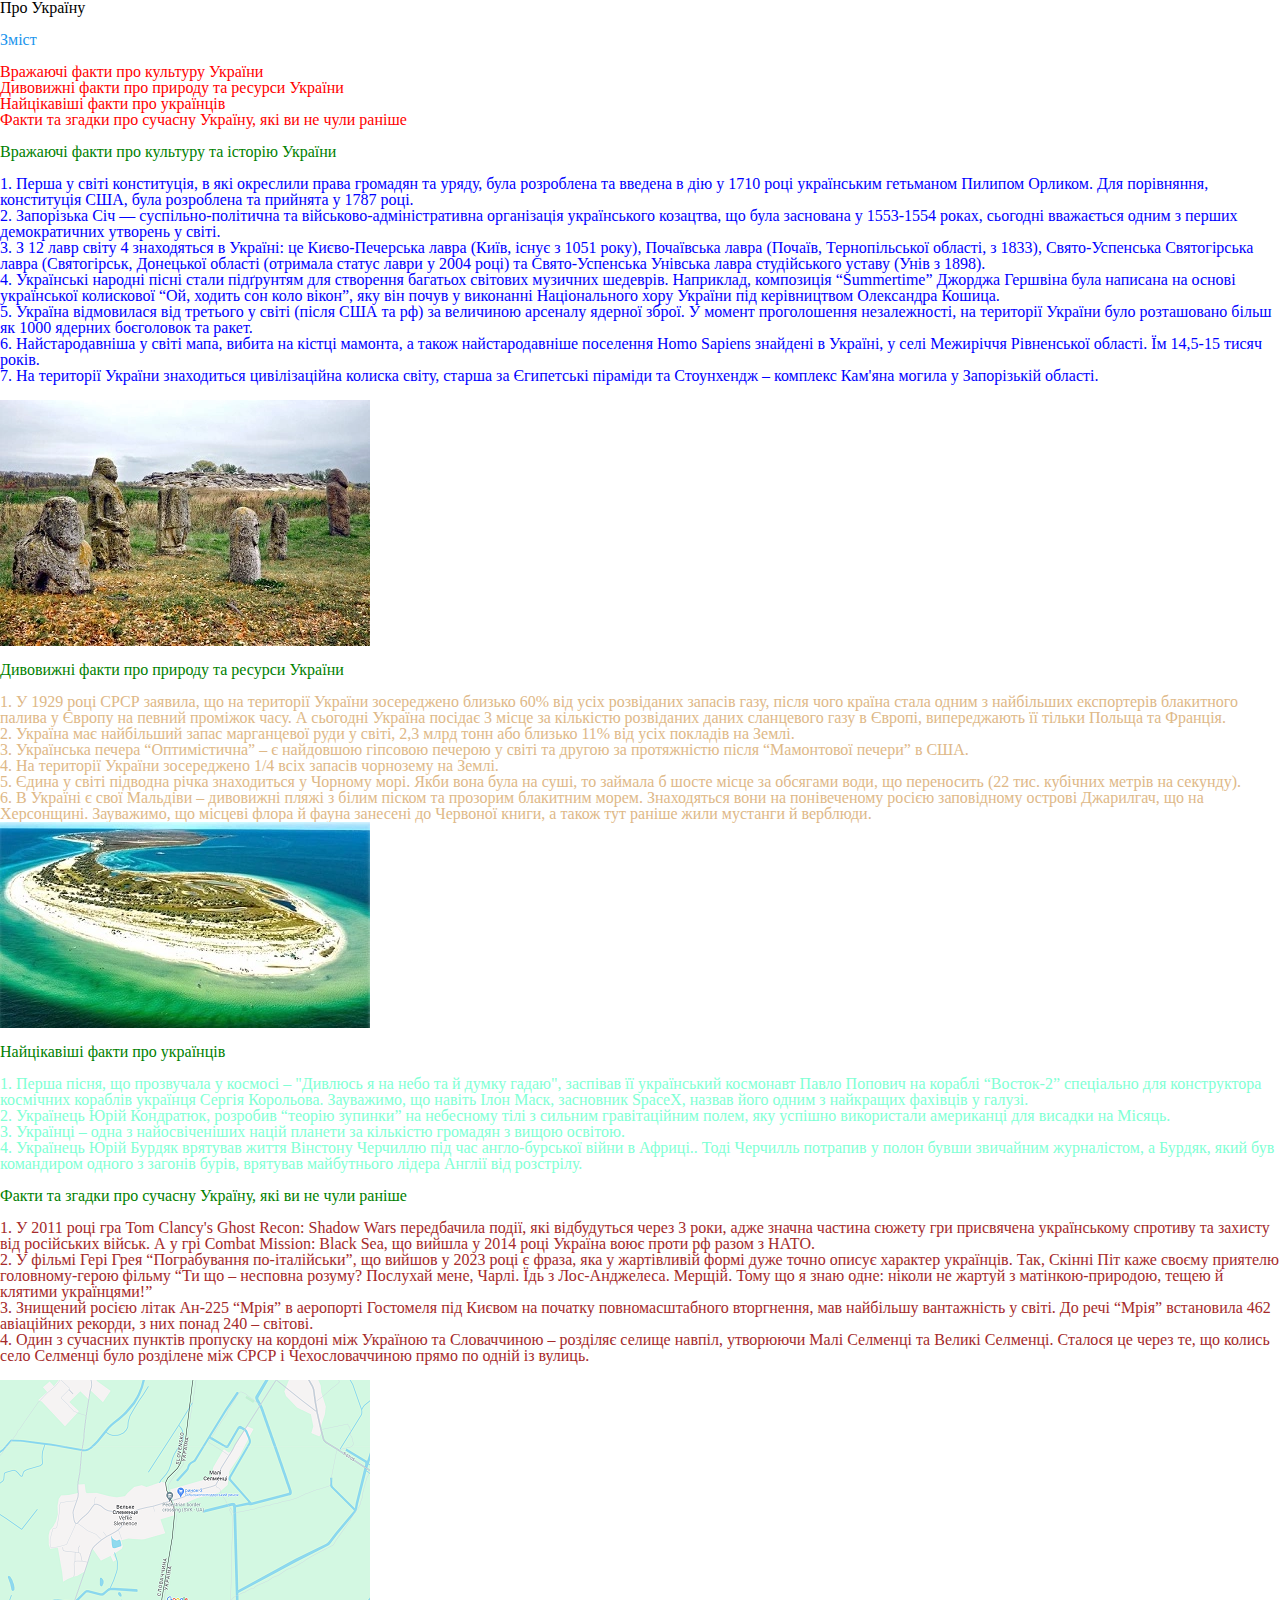
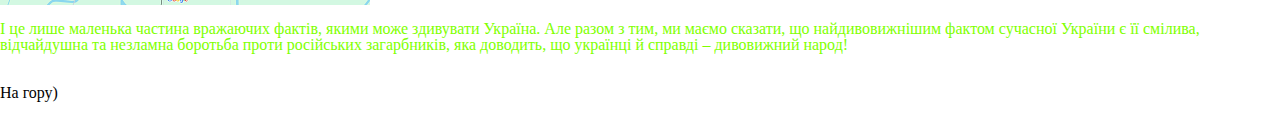
<file: lesson_3/index.html>
<!DOCTYPE html>
<html lang="uk">
<head>
	<meta charset="UTF-8">
	<meta name="viewport" content="width=device-width, initial-scale=1.0">
	<title>Lesson 3</title>
	<link rel="stylesheet" href="css/style.css">
</head>
<body>
	<header>
		<h1 id="up">
			Про Україну
		</h1>
		<br>
		<div class="navigation">
			<p>Зміст</p>
			<br>
			<ul class="menu">
				<li>
				<a href="#part-1">Вражаючі факти про культуру України</a>
				</li>
				<li>
					<a href="#part-2">Дивовижні факти про природу та ресурси України</a>
				</li>
				<li>
					<a href="#part-3">Найцікавіші факти про українців</a>
				</li>
				<li>
					<a href="#part-4">Факти та згадки про сучасну Україну, які ви не чули раніше
					</a>
				</li>
			</ul>
		</div>
	</header>
	<main>
<div class="part-1">
	<br>
	<h2 id="part-1">
		Вражаючі факти про культуру та історію України
	</h2>
	<br>
	<ul>
		<li>
			1. Перша у світі конституція, в які окреслили права громадян та уряду, була розроблена та введена в дію у 1710 році українським гетьманом Пилипом Орликом. Для порівняння, конституція США, була розроблена та прийнята у 1787 році.
		</li>
		<li>
			2. Запорізька Січ — суспільно-політична та військово-адміністративна організація українського козацтва, що була заснована у 1553-1554 роках, сьогодні  вважається одним з перших демократичних утворень у світі.
		</li>
		<li>
			3. З 12 лавр світу 4 знаходяться в Україні: це Києво-Печерська лавра (Київ, існує з 1051 року), Почаївська лавра (Почаїв, Тернопільської області, з 1833), Свято-Успенська Святогірська лавра (Святогірськ, Донецької області (отримала статус лаври у 2004 році) та Свято-Успенська Унівська лавра студійського уставу (Унів з 1898).
		</li>
		<li>
			4. Українські народні пісні стали підґрунтям для створення багатьох світових музичних шедеврів. Наприклад, композиція “Summertime” Джорджа Гершвіна була написана на основі української колискової “Ой, ходить сон коло вікон”, яку він почув у виконанні Національного хору України під керівництвом Олександра Кошица.
		</li>
		<li>
			5. Україна відмовилася від третього у світі (після США та рф) за величиною арсеналу ядерної зброї. У момент проголошення незалежності, на території України було розташовано більш як 1000 ядерних боєголовок та ракет.
		</li>
		<li>
			6. Найстародавніша у світі мапа, вибита на кістці мамонта, а також найстародавніше поселення Homo Sapiens знайдені в Україні, у селі Межиріччя Рівненської області. Їм 14,5-15 тисяч років.
		</li>
		<li>
			7. На території України знаходиться цивілізаційна колиска світу, старша за Єгипетські піраміди та Стоунхендж – комплекс Кам'яна могила у Запорізькій області.
		</li>
	</ul>
	<br>
	<img src="img/stone.webp" alt="кам'яна могила">
	<br>
</div>
<div class="part-2">
	<br>
	<h2 id="part-2">
		Дивовижні факти про природу та ресурси України
	</h2>
	<br>
	<ul>
		<li>
			1. У 1929 році СРСР заявила, що на території України зосереджено близько 60% від усіх розвіданих запасів газу, після чого країна стала одним з найбільших експортерів блакитного палива у Європу на певний проміжок часу. А сьогодні Україна посідає 3 місце за кількістю розвіданих даних сланцевого газу в Європі, випереджають її тільки Польща та Франція.
		</li>
		<li>
			2. Україна має найбільший запас марганцевої руди у світі, 2,3 млрд тонн або близько 11% від усіх покладів на Землі.
		</li>
		<li>
			3. Українська печера “Оптимістична” – є найдовшою гіпсовою печерою у світі та другою за протяжністю після “Мамонтової печери” в США.
		</li>
		<li>
			4. На території України зосереджено 1/4 всіх запасів чорнозему на Землі.
		</li>
		<li>
			5. Єдина у світі підводна річка знаходиться у Чорному морі. Якби вона була на суші, то займала б шосте місце за обсягами води, що переносить (22 тис. кубічних метрів на секунду).
		</li>
		<li>
			6. В Україні є свої Мальдіви – дивовижні пляжі з білим піском та прозорим блакитним морем. Знаходяться вони на понівеченому росією заповідному острові Джарилгач, що на Херсонщині. Зауважимо, що місцеві флора й фауна занесені до Червоної книги, а також тут раніше жили мустанги й верблюди.
		</li>
	</ul>
	<img src="img/maldive.webp" alt="українські Мальдіви">
</div>
<div class="part-3">
	<br>
	<h2 id="part-3">Найцікавіші факти про українців
	</h2>
	<br>
	<ul>
		<li>
			1. Перша пісня, що прозвучала у космосі –  "Дивлюсь я на небо та й думку гадаю", заспівав її український космонавт Павло Попович на кораблі “Восток-2” спеціально для конструктора космічних кораблів українця Сергія Корольова. Зауважимо, що навіть Ілон Маск, засновник SpaceX, назвав його одним з найкращих фахівців у галузі.
		</li>
		<li>
			2. Українець Юрій Кондратюк, розробив “теорію зупинки” на небесному тілі з сильним гравітаційним полем, яку успішно використали американці для висадки на Місяць.
		</li>
		<li>
			3. Українці – одна з найосвіченіших націй планети за кількістю громадян з вищою освітою. 
		</li>
		<li>
			4. Українець Юрій Бурдяк врятував життя Вінстону Черчиллю під час англо-бурської війни в Африці.. Тоді Черчилль потрапив у полон бувши звичайним журналістом, а Бурдяк, який був командиром одного з загонів бурів, врятував майбутнього лідера Англії від розстрілу. 
		</li>
	</ul>
</div>
<div class="part-4">
	<br>
	<h2 id="part-4">
		Факти та згадки про сучасну Україну, які ви не чули раніше
	</h2>
	<br>
	<ul>
		<li>
			1. У 2011 році гра Tom Clancy's Ghost Recon: Shadow Wars передбачила події, які відбудуться через 3 роки, адже значна частина сюжету гри присвячена українському спротиву та захисту від російських військ. А у грі Combat Mission: Black Sea, що вийшла у 2014 році Україна воює проти рф разом з НАТО.
		</li>
		<li>
			2. У фільмі Гері Грея “Пограбування по-італійськи”, що вийшов у 2023 році є фраза, яка у жартівливій формі дуже точно описує характер українців. Так, Скінні Піт каже своєму приятелю головному-герою фільму “Ти що – несповна розуму? Послухай мене, Чарлі. Їдь з Лос-Анджелеса. Мерщій. Тому що я знаю одне: ніколи не жартуй з матінкою-природою, тещею й клятими українцями!”
		</li>
		<li>
			3. Знищений росією літак Ан-225 “Мрія” в аеропорті Гостомеля під Києвом на початку повномасштабного вторгнення, мав найбільшу вантажність у світі. До речі “Мрія” встановила 462 авіаційних рекорди, з них понад 240 – світові.
		</li>
		<li>
			4. Один з сучасних пунктів пропуску на кордоні між Україною та Словаччиною – розділяє селище навпіл, утворюючи Малі Селменці та Великі Селменці. Сталося це через те, що колись село Селменці було розділене між СРСР і Чехословаччиною прямо по одній із вулиць.
		</li>
	</ul>
	<br>
	<img src="img/mapa.webp" alt="мапа кордон між Україною та Словаччиною">
	<br>
	<br>
	<p>
		І це лише маленька частина вражаючих фактів, якими може здивувати Україна. Але разом з тим, ми маємо сказати, що найдивовижнішим фактом сучасної України є її смілива, відчайдушна та незламна боротьба проти російських загарбників, яка доводить, що українці й справді – дивовижний народ!
	</p>
</div>
	</main>
	<footer>
		<br>
		<br>
		<a href="#up">На гору)</a>
		<br>
		<br>
	</footer>
</body>
</html>
</file>
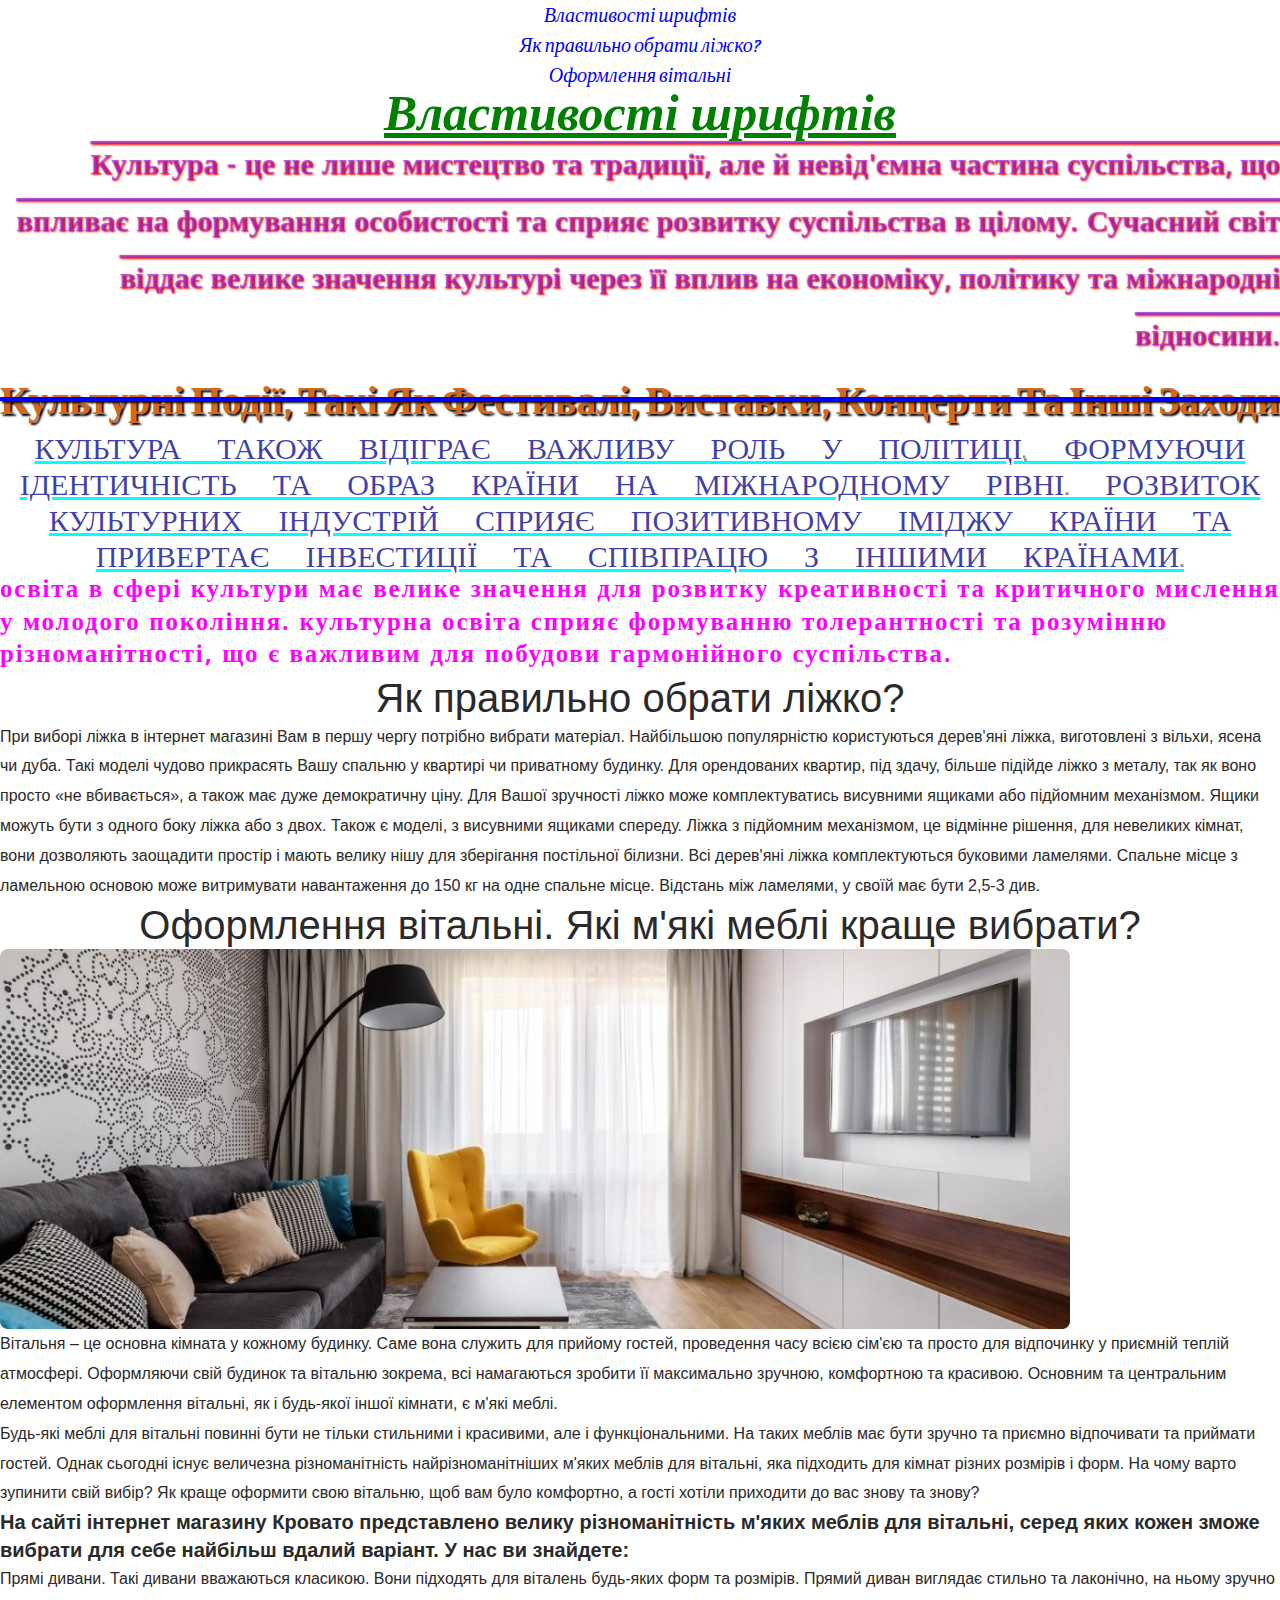
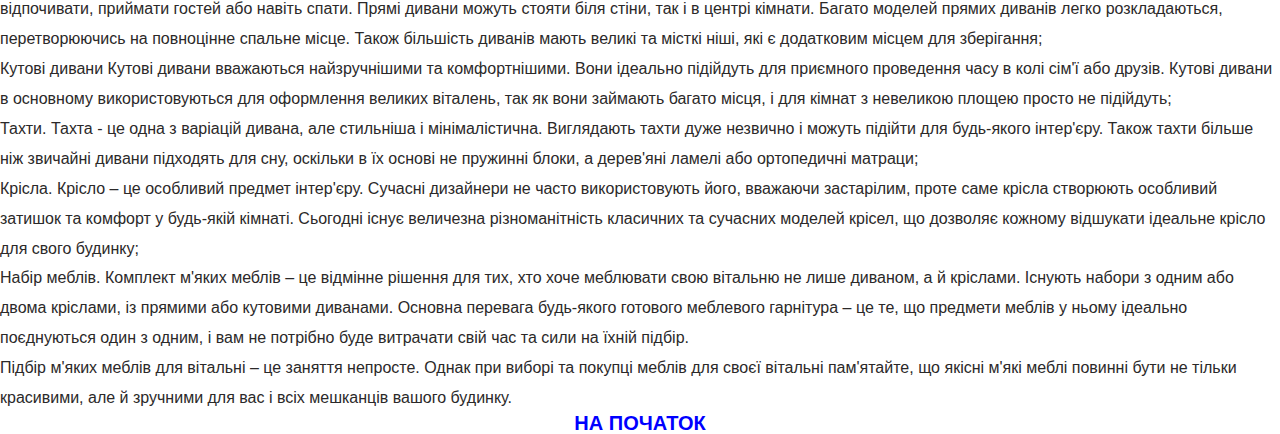
<file: lesson_4/index.html>
<!DOCTYPE html>
<html lang="uk">
<head>
	<meta charset="UTF-8">
	<meta name="viewport" content="width=device-width, initial-scale=1.0">
	<title>Lesson 4</title>
	<link rel="stylesheet" href="css/style.css">
</head>
<body>
	<header class="header">
		<ul id="start" class="list">
			<li>
				<a href="#title">Властивості шрифтів</a>
			</li>
			<li>
				<a href="#choose">Як правильно обрати ліжко?</a>
			</li>
			<li>
				<a href="#decor">Оформлення вітальні</a>
			</li>
		</ul>
	</header>
	<main class="page">
		<div class="block">
			<h1 id="title" class="title">
				Властивості шрифтів
			</h1>
			<p class="text">
				Культура - це не лише мистецтво та традиції, але й невід'ємна частина суспільства, що впливає на формування особистості та сприяє розвитку суспільства в цілому. Сучасний світ віддає велике значення культурі через її вплив на економіку, політику та міжнародні відносини. 
			</p>
			<p class="text-1">
				Культурні події, такі як фестивалі, виставки, концерти та інші заходи, привертають увагу туристів з усього світу, що стимулює розвиток туристичної галузі та сприяє збільшенню доходів країни. Крім того, культурні обміни між країнами сприяють поглибленню взаєморозуміння та підтримці дружніх відносин.
			</p>
			<p class="text-2">
				Культура також відіграє важливу роль у політиці, формуючи ідентичність та образ країни на міжнародному рівні. Розвиток культурних індустрій сприяє позитивному іміджу країни та привертає інвестиції та співпрацю з іншими країнами.
			</p>
			<p class="text-3">
				Освіта в сфері культури має велике значення для розвитку креативності та критичного мислення у молодого покоління. Культурна освіта сприяє формуванню толерантності та розумінню різноманітності, що є важливим для побудови гармонійного суспільства.
			</p>
		</div>
		<div id="choose" class="choose">
			<h2 class="choose__title">
				Як правильно обрати ліжко?
			</h2>
			<p class="choose__text">
				При виборі ліжка в інтернет магазині Вам в першу чергу потрібно вибрати матеріал. Найбільшою популярністю користуються дерев'яні ліжка, виготовлені з вільхи, ясена чи дуба. Такі моделі чудово прикрасять Вашу спальню у квартирі чи приватному будинку. Для орендованих квартир, під здачу, більше підійде ліжко з металу, так як воно просто «не вбивається», а також має дуже демократичну ціну.
				Для Вашої зручності ліжко може комплектуватись висувними ящиками або підйомним механізмом. Ящики можуть бути з одного боку ліжка або з двох. Також є моделі, з висувними ящиками спереду. Ліжка з підйомним механізмом, це відмінне рішення, для невеликих кімнат, вони дозволяють заощадити простір і мають велику нішу для зберігання постільної білизни. Всі дерев'яні ліжка комплектуються буковими ламелями. Спальне місце з ламельною основою може витримувати навантаження до 150 кг на одне спальне місце. Відстань між ламелями, у своїй має бути 2,5-3 див.
			</p>
			
		</div>
		<div id="decor" class="decor">
			<h2 class="decor__title">
				Оформлення вітальні. Які м'які меблі краще вибрати?
			</h2>
			<div class="decor__image">
				<img src="img/room.jpg" alt="Гостинна кімната з меблями та телевізором">
			</div>
			<div class="decor__text">
				<p>
					Вітальня – це основна кімната у кожному будинку. Саме вона служить для прийому гостей, проведення часу всією сім'єю та просто для відпочинку у приємній теплій атмосфері. Оформляючи свій будинок та вітальню зокрема, всі намагаються зробити її максимально зручною, комфортною та красивою. Основним та центральним елементом оформлення вітальні, як і будь-якої іншої кімнати, є м'які меблі.
				</p>
				<p>
					Будь-які меблі для вітальні повинні бути не тільки стильними і красивими, але і функціональними. На таких меблів має бути зручно та приємно відпочивати та приймати гостей. Однак сьогодні існує величезна різноманітність найрізноманітніших м'яких меблів для вітальні, яка підходить для кімнат різних розмірів і форм. На чому варто зупинити свій вибір? Як краще оформити свою вітальню, щоб вам було комфортно, а гості хотіли приходити до вас знову та знову?
				</p>
			</div>
			<h3 class="decor__subtitle">
				На сайті інтернет магазину Кровато представлено велику різноманітність м'яких меблів для вітальні, серед яких кожен зможе вибрати для себе найбільш вдалий варіант. У нас ви знайдете:
			</h3>
			<ul class="decor__list">
				<li>
					Прямі дивани. Такі дивани вважаються класикою. Вони підходять для віталень будь-яких форм та розмірів. Прямий диван виглядає стильно та лаконічно, на ньому зручно відпочивати, приймати гостей або навіть спати. Прямі дивани можуть стояти біля стіни, так і в центрі кімнати. Багато моделей прямих диванів легко розкладаються, перетворюючись на повноцінне спальне місце. Також більшість диванів мають великі та місткі ніші, які є додатковим місцем для зберігання;
				</li>
				<li>
					Кутові дивани Кутові дивани вважаються найзручнішими та комфортнішими. Вони ідеально підійдуть для приємного проведення часу в колі сім'ї або друзів. Кутові дивани в основному використовуються для оформлення великих віталень, так як вони займають багато місця, і для кімнат з невеликою площею просто не підійдуть;
				</li>
				<li>
					Тахти. Тахта - це одна з варіацій дивана, але стильніша і мінімалістична. Виглядають тахти дуже незвично і можуть підійти для будь-якого інтер'єру. Також тахти більше ніж звичайні дивани підходять для сну, оскільки в їх основі не пружинні блоки, а дерев'яні ламелі або ортопедичні матраци;
				</li>
				<li>
					Крісла. Крісло – це особливий предмет інтер'єру. Сучасні дизайнери не часто використовують його, вважаючи застарілим, проте саме крісла створюють особливий затишок та комфорт у будь-якій кімнаті. Сьогодні існує величезна різноманітність класичних та сучасних моделей крісел, що дозволяє кожному відшукати ідеальне крісло для свого будинку;
				</li>
				<li>
					Набір меблів. Комплект м'яких меблів – це відмінне рішення для тих, хто хоче меблювати свою вітальню не лише диваном, а й кріслами. Існують набори з одним або двома кріслами, із прямими або кутовими диванами. Основна перевага будь-якого готового меблевого гарнітура – це те, що предмети меблів у ньому ідеально поєднуються один з одним, і вам не потрібно буде витрачати свій час та сили на їхній підбір.
				</li>
			</ul>
			<p class="decor__text">
				Підбір м'яких меблів для вітальні – це заняття непросте. Однак при виборі та покупці меблів для своєї вітальні пам'ятайте, що якісні м'які меблі повинні бути не тільки красивими, але й зручними для вас і всіх мешканців вашого будинку.
			</p>
		</div>
	</main>
	<footer class="footer">
		<a href="#start">На початок</a>
	</footer>
</body>
</html>
</file>
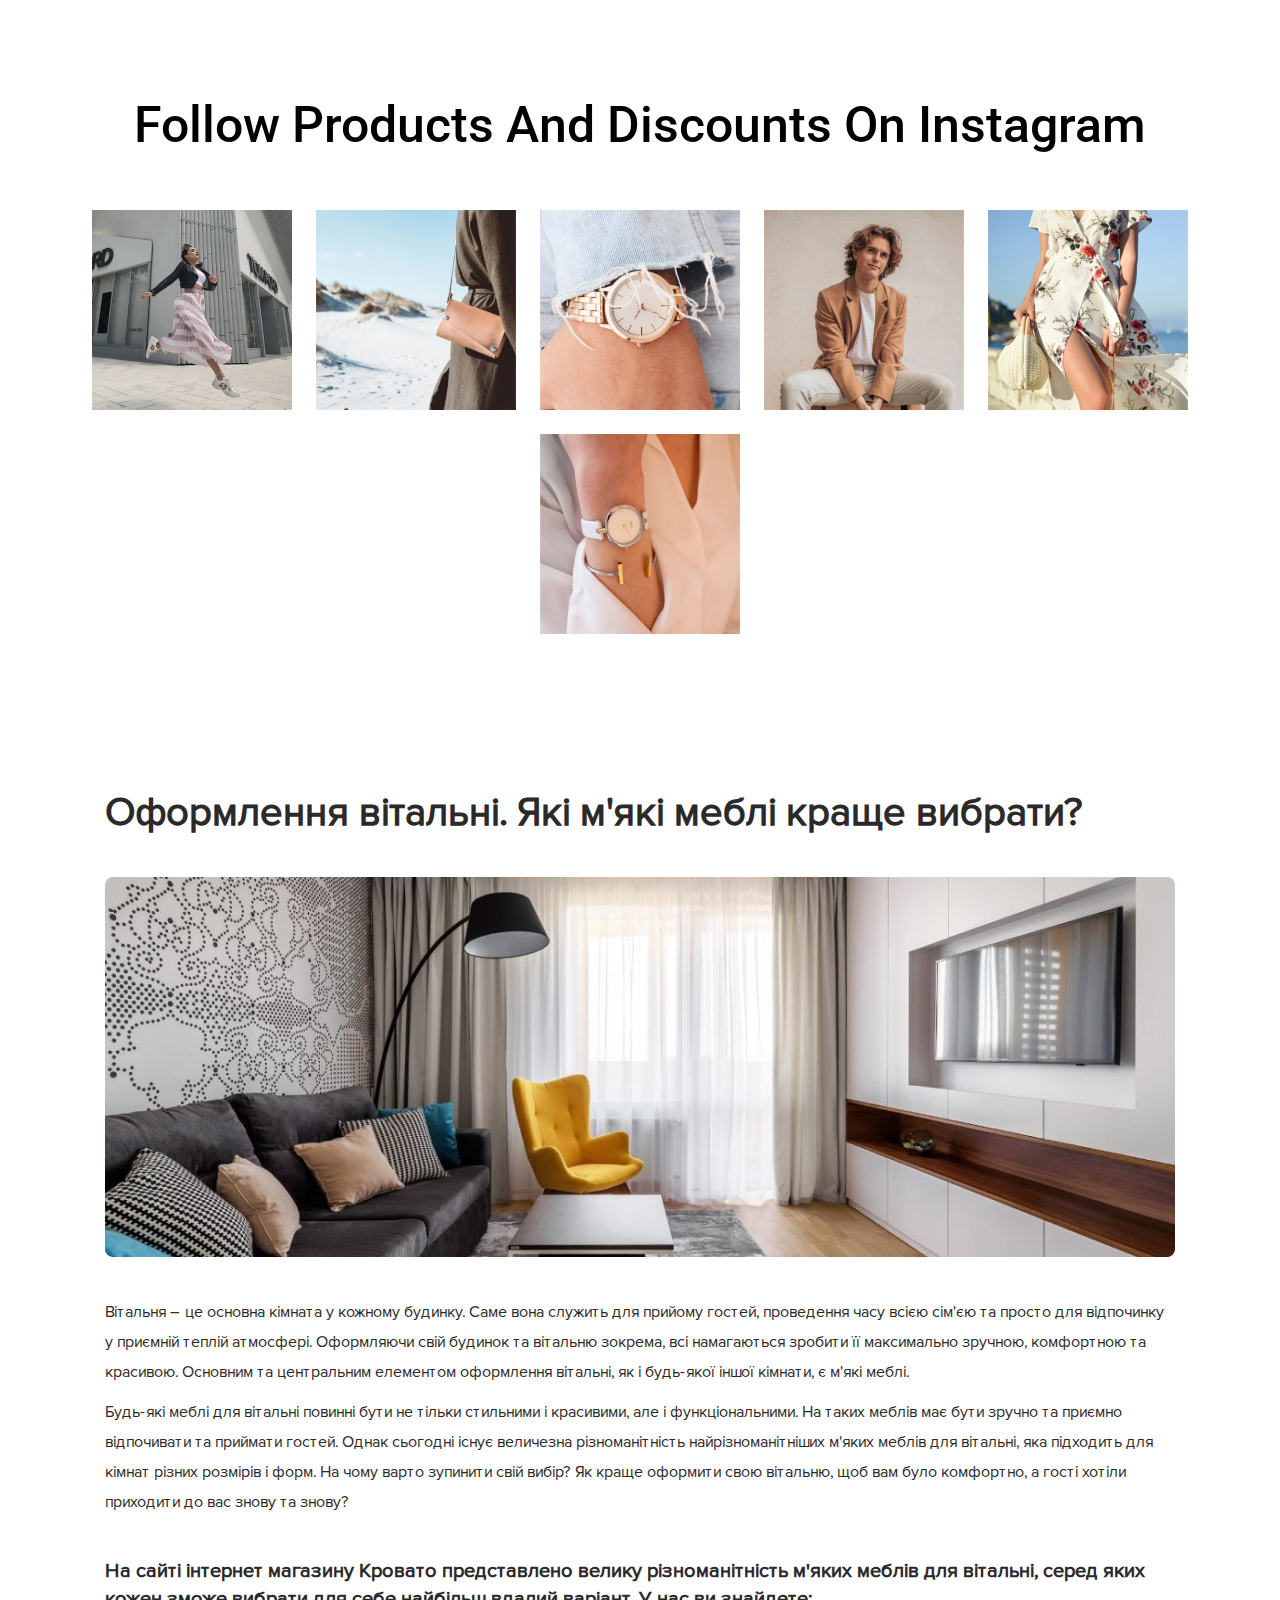
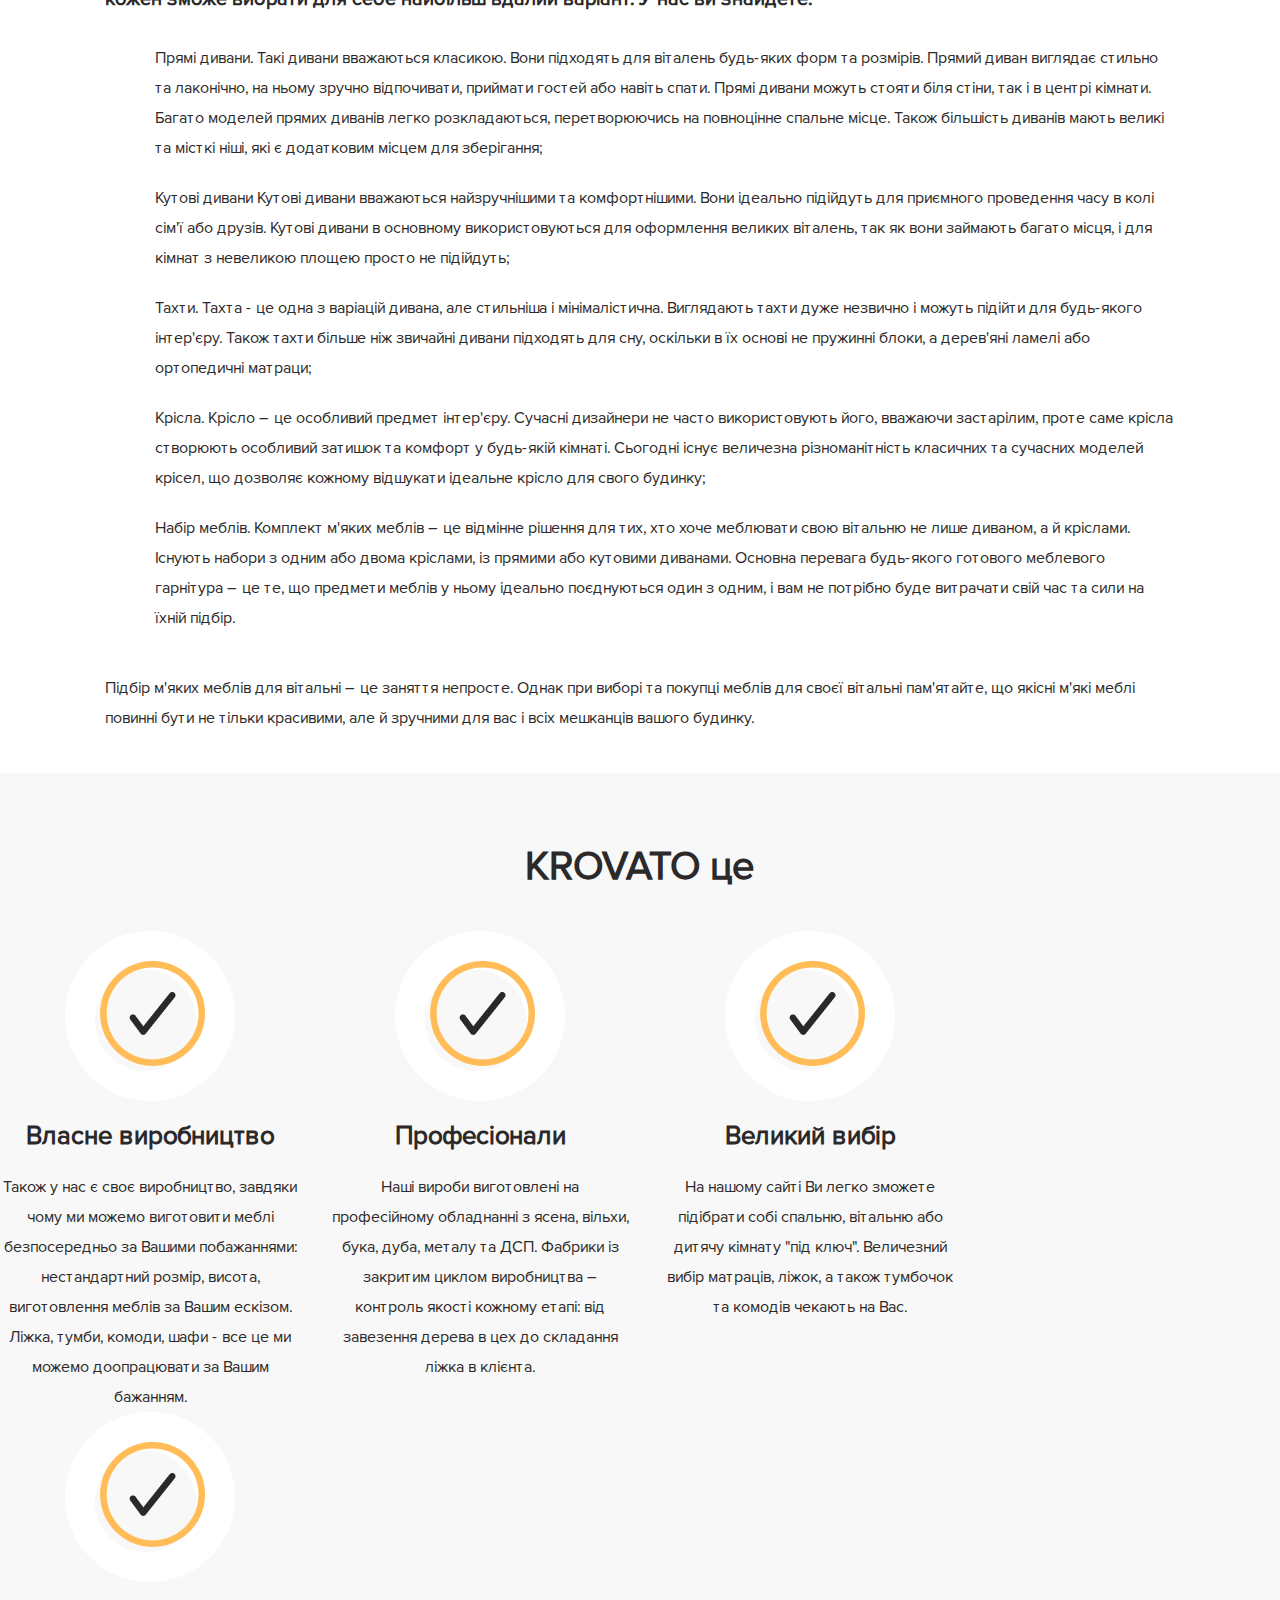
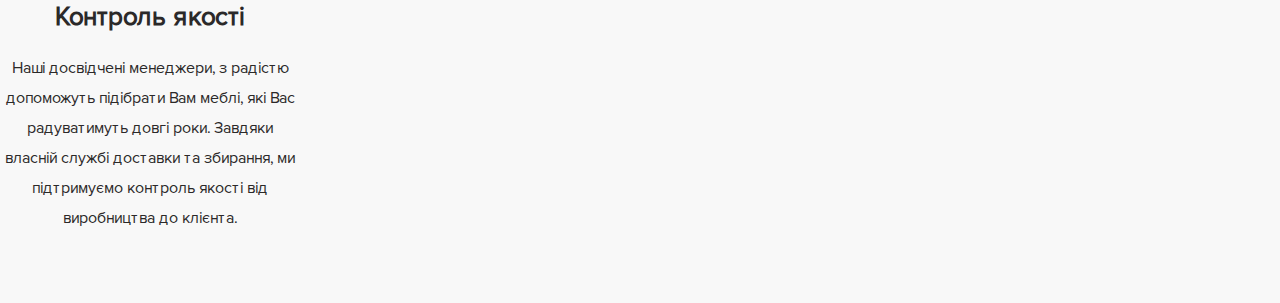
<file: lesson_5/index.html>
<!DOCTYPE html>
<html lang="uk">
<head>
	<meta charset="UTF-8">
	<meta name="viewport" content="width=device-width, initial-scale=1.0">
	<title>Lesson 5</title>
	<link rel="stylesheet" href="css/style.css">
</head>
<body>
	<header class="header">
		
	</header>
	<main class="page">
		<div class="follow center">
			<div class="follow__container">
				<h1 class="follow__title">
					Follow products and discounts on Instagram
				</h1>
				<div class="follow_row">
					<div class="follow__col">
						<a href="#" target="_blank" class="follow_item">
							<img src="img/1.png" alt="1">
						</a>
					</div>
					<div class="follow__col">
						<a href="#" target="_blank" class="follow_item">
							<img src="img/2.png" alt="2">
						</a>
					</div>
					<div class="follow__col">
						<a href="#" target="_blank" class="follow_item">
							<img src="img/3.png" alt="3">
						</a>
					</div>
					<div class="follow__col">
						<a href="#" target="_blank" class="follow_item">
							<img src="img/4.png" alt="4">
						</a>
					</div>
					<div class="follow__col">
						<a href="#" target="_blank" class="follow_item">
							<img src="img/5.png" alt="5">
						</a>
					</div>
					<div class="follow__col">
						<a href="#" target="_blank" class="follow_item">
							<img src="img/6.png" alt="6">
						</a>
					</div>
				</div>
			</div>
		</div>
		<div class="krovato__choose">
			<div class="krovato__choose-bed krovato__conteiner">
				<h2 class="krovato__choose-bed_title">
					Оформлення вітальні. Які м'які меблі краще вибрати?
				</h2>
				<div class="krovato__choose-bed_image">
					<img src="img/choose_krovato.jpg" alt="затишна кімната з ліжком та телевізором">
				</div>
				<div class="krovato__choose-bed_text">
					<p>
						Вітальня – це основна кімната у кожному будинку. Саме вона служить для прийому гостей, проведення часу всією сім'єю та просто для відпочинку у приємній теплій атмосфері. Оформляючи свій будинок та вітальню зокрема, всі намагаються зробити її максимально зручною, комфортною та красивою. Основним та центральним елементом оформлення вітальні, як і будь-якої іншої кімнати, є м'які меблі.
					</p>
					<p>
						Будь-які меблі для вітальні повинні бути не тільки стильними і красивими, але і функціональними. На таких меблів має бути зручно та приємно відпочивати та приймати гостей. Однак сьогодні існує величезна різноманітність найрізноманітніших м'яких меблів для вітальні, яка підходить для кімнат різних розмірів і форм. На чому варто зупинити свій вибір? Як краще оформити свою вітальню, щоб вам було комфортно, а гості хотіли приходити до вас знову та знову?
					</p>
				</div>
				<h3 class="krovato__choose-bed_subtitle">
					На сайті інтернет магазину Кровато представлено велику різноманітність м'яких меблів для вітальні, серед яких кожен зможе вибрати для себе найбільш вдалий варіант. У нас ви знайдете:
				</h3>
				<ul class="krovato__choose-bed_list">
					<li>
						Прямі дивани. Такі дивани вважаються класикою. Вони підходять для віталень будь-яких форм та розмірів. Прямий диван виглядає стильно та лаконічно, на ньому зручно відпочивати, приймати гостей або навіть спати. Прямі дивани можуть стояти біля стіни, так і в центрі кімнати. Багато моделей прямих диванів легко розкладаються, перетворюючись на повноцінне спальне місце. Також більшість диванів мають великі та місткі ніші, які є додатковим місцем для зберігання;
					</li>
					<li>
						Кутові дивани Кутові дивани вважаються найзручнішими та комфортнішими. Вони ідеально підійдуть для приємного проведення часу в колі сім'ї або друзів. Кутові дивани в основному використовуються для оформлення великих віталень, так як вони займають багато місця, і для кімнат з невеликою площею просто не підійдуть;
					</li>
					<li>
						Тахти. Тахта - це одна з варіацій дивана, але стильніша і мінімалістична. Виглядають тахти дуже незвично і можуть підійти для будь-якого інтер'єру. Також тахти більше ніж звичайні дивани підходять для сну, оскільки в їх основі не пружинні блоки, а дерев'яні ламелі або ортопедичні матраци;
					</li>
					<li>
						Крісла. Крісло – це особливий предмет інтер'єру. Сучасні дизайнери не часто використовують його, вважаючи застарілим, проте саме крісла створюють особливий затишок та комфорт у будь-якій кімнаті. Сьогодні існує величезна різноманітність класичних та сучасних моделей крісел, що дозволяє кожному відшукати ідеальне крісло для свого будинку;
					</li>
					<li>
						Набір меблів. Комплект м'яких меблів – це відмінне рішення для тих, хто хоче меблювати свою вітальню не лише диваном, а й кріслами. Існують набори з одним або двома кріслами, із прямими або кутовими диванами. Основна перевага будь-якого готового меблевого гарнітура – це те, що предмети меблів у ньому ідеально поєднуються один з одним, і вам не потрібно буде витрачати свій час та сили на їхній підбір.
					</li>
				</ul>
				<h3 class="krovato__choose-bed_subtext">
					Підбір м'яких меблів для вітальні – це заняття непросте. Однак при виборі та покупці меблів для своєї вітальні пам'ятайте, що якісні м'які меблі повинні бути не тільки красивими, але й зручними для вас і всіх мешканців вашого будинку.
				</h3>
			</div>
		</div>
		<div class="krovato__about">
			<div class="krovato__products _container">
				<div class="krovato__title">
					KROVATO це
				</div>
				<div class="krovato__block-items">
					<div class="krovato__item krovato__item-1">
						<div class="krovato__image">
							<img src="img/check.png" alt="галочка">
						</div>
						<div class="krovato__item-subtitle">
							Власне виробництво
						</div>
						<div class="krovato__item-text">
							Також у нас є своє виробництво, завдяки чому ми можемо виготовити меблі безпосередньо за Вашими побажаннями: нестандартний розмір, висота, виготовлення меблів за Вашим ескізом. Ліжка, тумби, комоди, шафи - все це ми можемо доопрацювати за Вашим бажанням.
						</div>
					</div>
					<div class="krovato__item krovato__item-2">
						<div class="krovato__image">
							<img src="img/check.png" alt="галочка">
						</div>
						<div class="krovato__item-subtitle">
							Професіонали
						</div>
						<div class="krovato__item-text">
							Наші вироби виготовлені на професійному обладнанні з ясена, вільхи, бука, дуба, металу та ДСП. Фабрики із закритим циклом виробництва – контроль якості кожному етапі: від завезення дерева в цех до складання ліжка в клієнта.
						</div>
					</div>
					<div class="krovato__item krovato__item-3">
						<div class="krovato__image">
							<img src="img/check.png" alt="галочка">
						</div>
						<div class="krovato__item-subtitle">
							Великий вибір
						</div>
						<div class="krovato__item-text">
							На нашому сайті Ви легко зможете підібрати собі спальню, вітальню або дитячу кімнату "під ключ". Величезний вибір матраців, ліжок, а також тумбочок та комодів чекають на Вас.
						</div>
					</div>
					<div class="krovato__item krovato__item-4">
						<div class="krovato__image">
							<img src="img/check.png" alt="галочка">
						</div>
						<div class="krovato__item-subtitle">
							Контроль якості
						</div>
						<div class="krovato__item-text">
							Наші досвідчені менеджери, з радістю допоможуть підібрати Вам меблі, які Вас радуватимуть довгі роки. Завдяки власній службі доставки та збирання, ми підтримуємо контроль якості від виробництва до клієнта.	
						</div>
					</div>
				</div>
			</div>
		</div>
	</main>
	<footer class="footer">
		
	</footer>
</body>
</html>
</file>
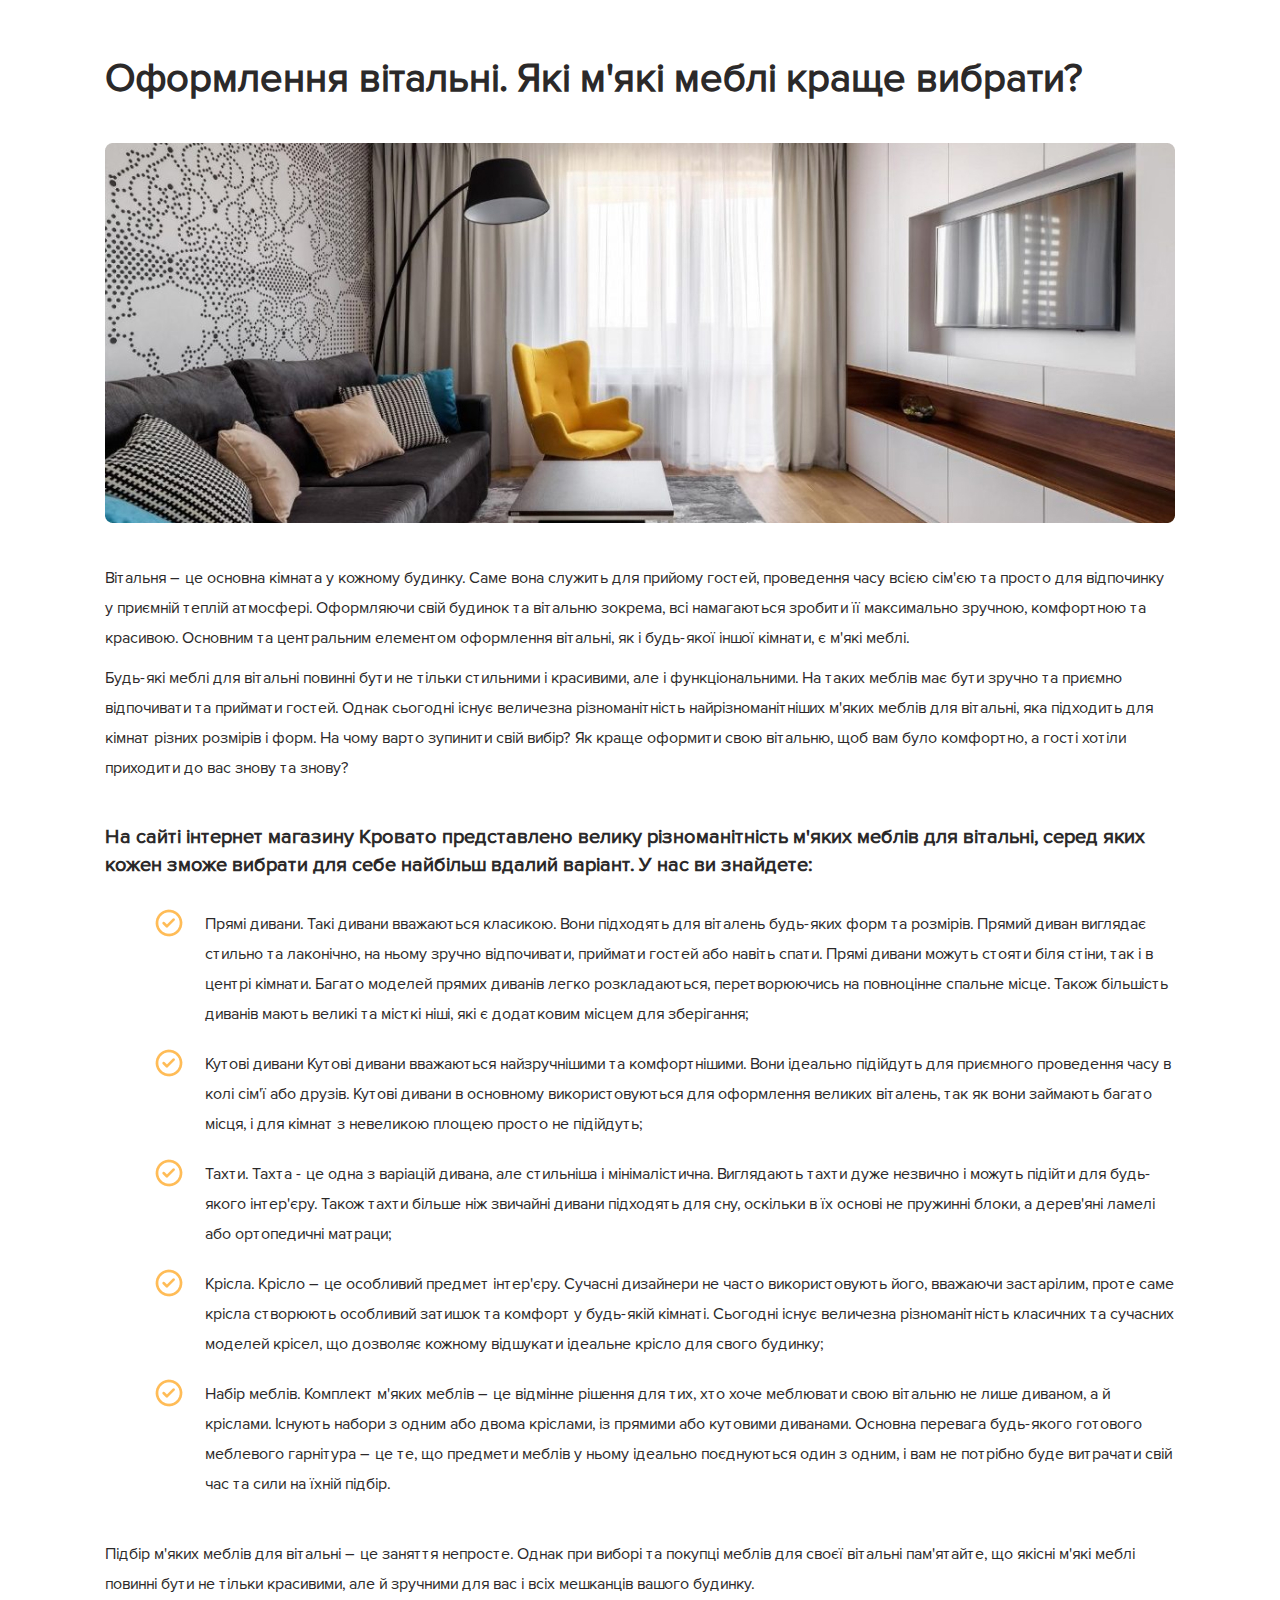
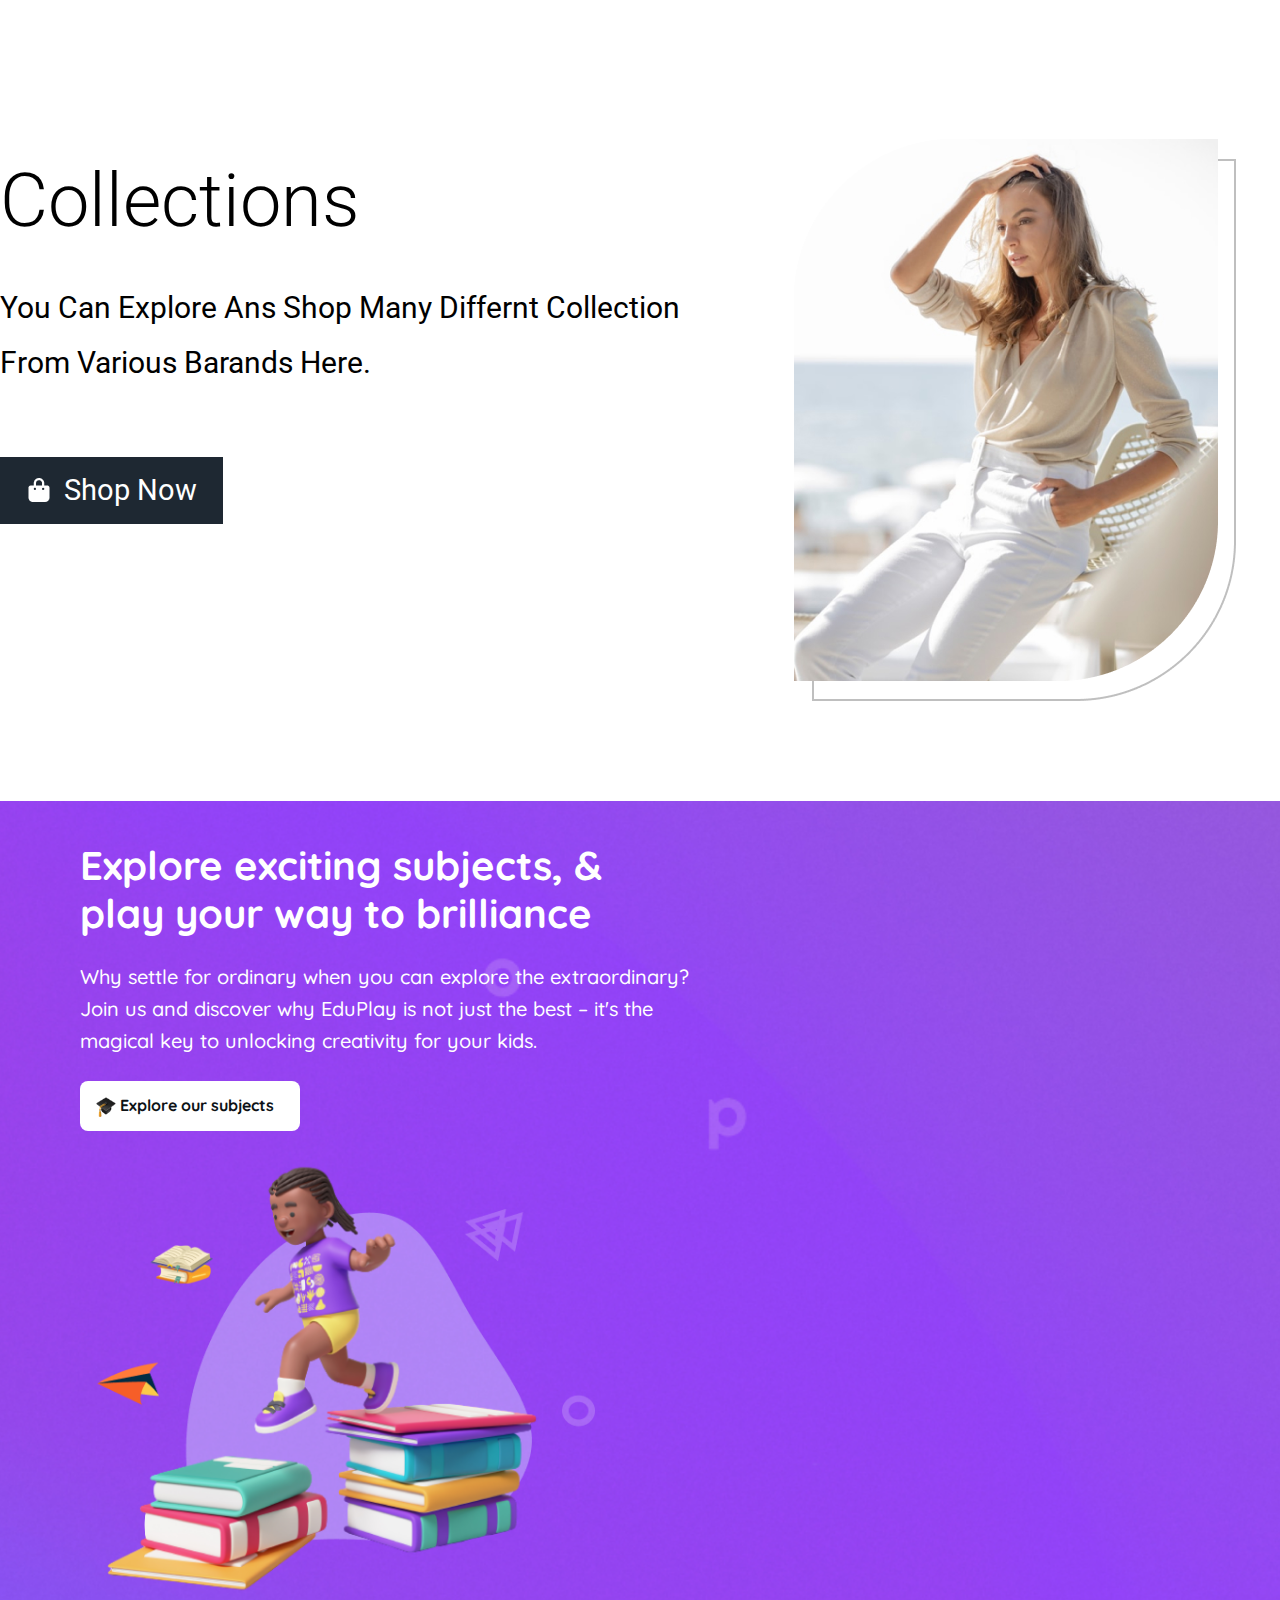
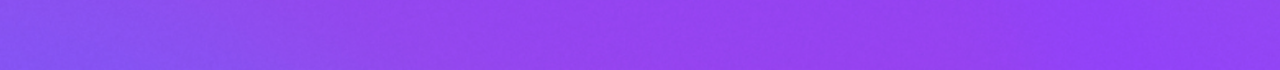
<file: lesson_6/index.html>
<!DOCTYPE html>
<html lang="uk">
<head>
	<meta charset="UTF-8">
	<meta name="viewport" content="width=device-width, initial-scale=1.0">
	<title>Lesson 6</title>
	<link rel="stylesheet" href="css/style.css">
</head>
<body>
	<header class="header">
		
	</header>
	<main class="page">
		<div class="krovato__choose">
			<div class="krovato__choose-bed krovato__conteiner">
				<h2 class="krovato__choose-bed_title">
					Оформлення вітальні. Які м'які меблі краще вибрати?
				</h2>
				<div class="krovato__choose-bed_image">
					<img src="img/choose_krovato.jpg" alt="затишна кімната з ліжком та телевізором">
				</div>
				<div class="krovato__choose-bed_text">
					<p>
						Вітальня – це основна кімната у кожному будинку. Саме вона служить для прийому гостей, проведення часу всією сім'єю та просто для відпочинку у приємній теплій атмосфері. Оформляючи свій будинок та вітальню зокрема, всі намагаються зробити її максимально зручною, комфортною та красивою. Основним та центральним елементом оформлення вітальні, як і будь-якої іншої кімнати, є м'які меблі.
					</p>
					<p>
						Будь-які меблі для вітальні повинні бути не тільки стильними і красивими, але і функціональними. На таких меблів має бути зручно та приємно відпочивати та приймати гостей. Однак сьогодні існує величезна різноманітність найрізноманітніших м'яких меблів для вітальні, яка підходить для кімнат різних розмірів і форм. На чому варто зупинити свій вибір? Як краще оформити свою вітальню, щоб вам було комфортно, а гості хотіли приходити до вас знову та знову?
					</p>
				</div>
				<h3 class="krovato__choose-bed_subtitle">
					На сайті інтернет магазину Кровато представлено велику різноманітність м'яких меблів для вітальні, серед яких кожен зможе вибрати для себе найбільш вдалий варіант. У нас ви знайдете:
				</h3>
				<ul class="krovato__choose-bed_list">
					<li>
						Прямі дивани. Такі дивани вважаються класикою. Вони підходять для віталень будь-яких форм та розмірів. Прямий диван виглядає стильно та лаконічно, на ньому зручно відпочивати, приймати гостей або навіть спати. Прямі дивани можуть стояти біля стіни, так і в центрі кімнати. Багато моделей прямих диванів легко розкладаються, перетворюючись на повноцінне спальне місце. Також більшість диванів мають великі та місткі ніші, які є додатковим місцем для зберігання;
					</li>
					<li>
						Кутові дивани Кутові дивани вважаються найзручнішими та комфортнішими. Вони ідеально підійдуть для приємного проведення часу в колі сім'ї або друзів. Кутові дивани в основному використовуються для оформлення великих віталень, так як вони займають багато місця, і для кімнат з невеликою площею просто не підійдуть;
					</li>
					<li>
						Тахти. Тахта - це одна з варіацій дивана, але стильніша і мінімалістична. Виглядають тахти дуже незвично і можуть підійти для будь-якого інтер'єру. Також тахти більше ніж звичайні дивани підходять для сну, оскільки в їх основі не пружинні блоки, а дерев'яні ламелі або ортопедичні матраци;
					</li>
					<li>
						Крісла. Крісло – це особливий предмет інтер'єру. Сучасні дизайнери не часто використовують його, вважаючи застарілим, проте саме крісла створюють особливий затишок та комфорт у будь-якій кімнаті. Сьогодні існує величезна різноманітність класичних та сучасних моделей крісел, що дозволяє кожному відшукати ідеальне крісло для свого будинку;
					</li>
					<li>
						Набір меблів. Комплект м'яких меблів – це відмінне рішення для тих, хто хоче меблювати свою вітальню не лише диваном, а й кріслами. Існують набори з одним або двома кріслами, із прямими або кутовими диванами. Основна перевага будь-якого готового меблевого гарнітура – це те, що предмети меблів у ньому ідеально поєднуються один з одним, і вам не потрібно буде витрачати свій час та сили на їхній підбір.
					</li>
				</ul>
				<h3 class="krovato__choose-bed_subtext">
					Підбір м'яких меблів для вітальні – це заняття непросте. Однак при виборі та покупці меблів для своєї вітальні пам'ятайте, що якісні м'які меблі повинні бути не тільки красивими, але й зручними для вас і всіх мешканців вашого будинку.
				</h3>
			</div>
		</div>
		<div class="collections">
			<div class="collections__container">
			<div class="collections__left">
				<h2 lang="en" class="collections__title">
					Collections
				</h2>
				<p lang="en" class="collections__text">
					you can explore ans shop many differnt collection
					from various barands here.
				</p>
				<a href="" lang="en" class="collections__button">
					shop now
				</a>
			</div>
			<div class="collections__right">
				<img src="img/image-product.png" alt="girl" class="collections__image">
			</div>
			</div>
		</div>
		<div class="subjects">
			<div class="subjects__container">
				<div class="subjects__left">
					<h2 class="subjects__left-title">
						Explore exciting subjects, & play your way to brilliance
					</h2>
					<p class="subjects__left-text">
						Why settle for ordinary when you can explore the extraordinary? Join us and discover why EduPlay is not just the best – it's the magical key to unlocking creativity for your kids.
					</p>
					<a class="subjects__left-button" lang="en" href="#">
						Explore our subjects
					</a>
				</div>
				<div class="subjects__right">
					<img class="subjects__image" src="img/kid of book.png" alt="kid of book">
				</div>
			</div>
		</div>
	</main>
	<footer class="footer">
		
	</footer>
</body>
</html>
</file>
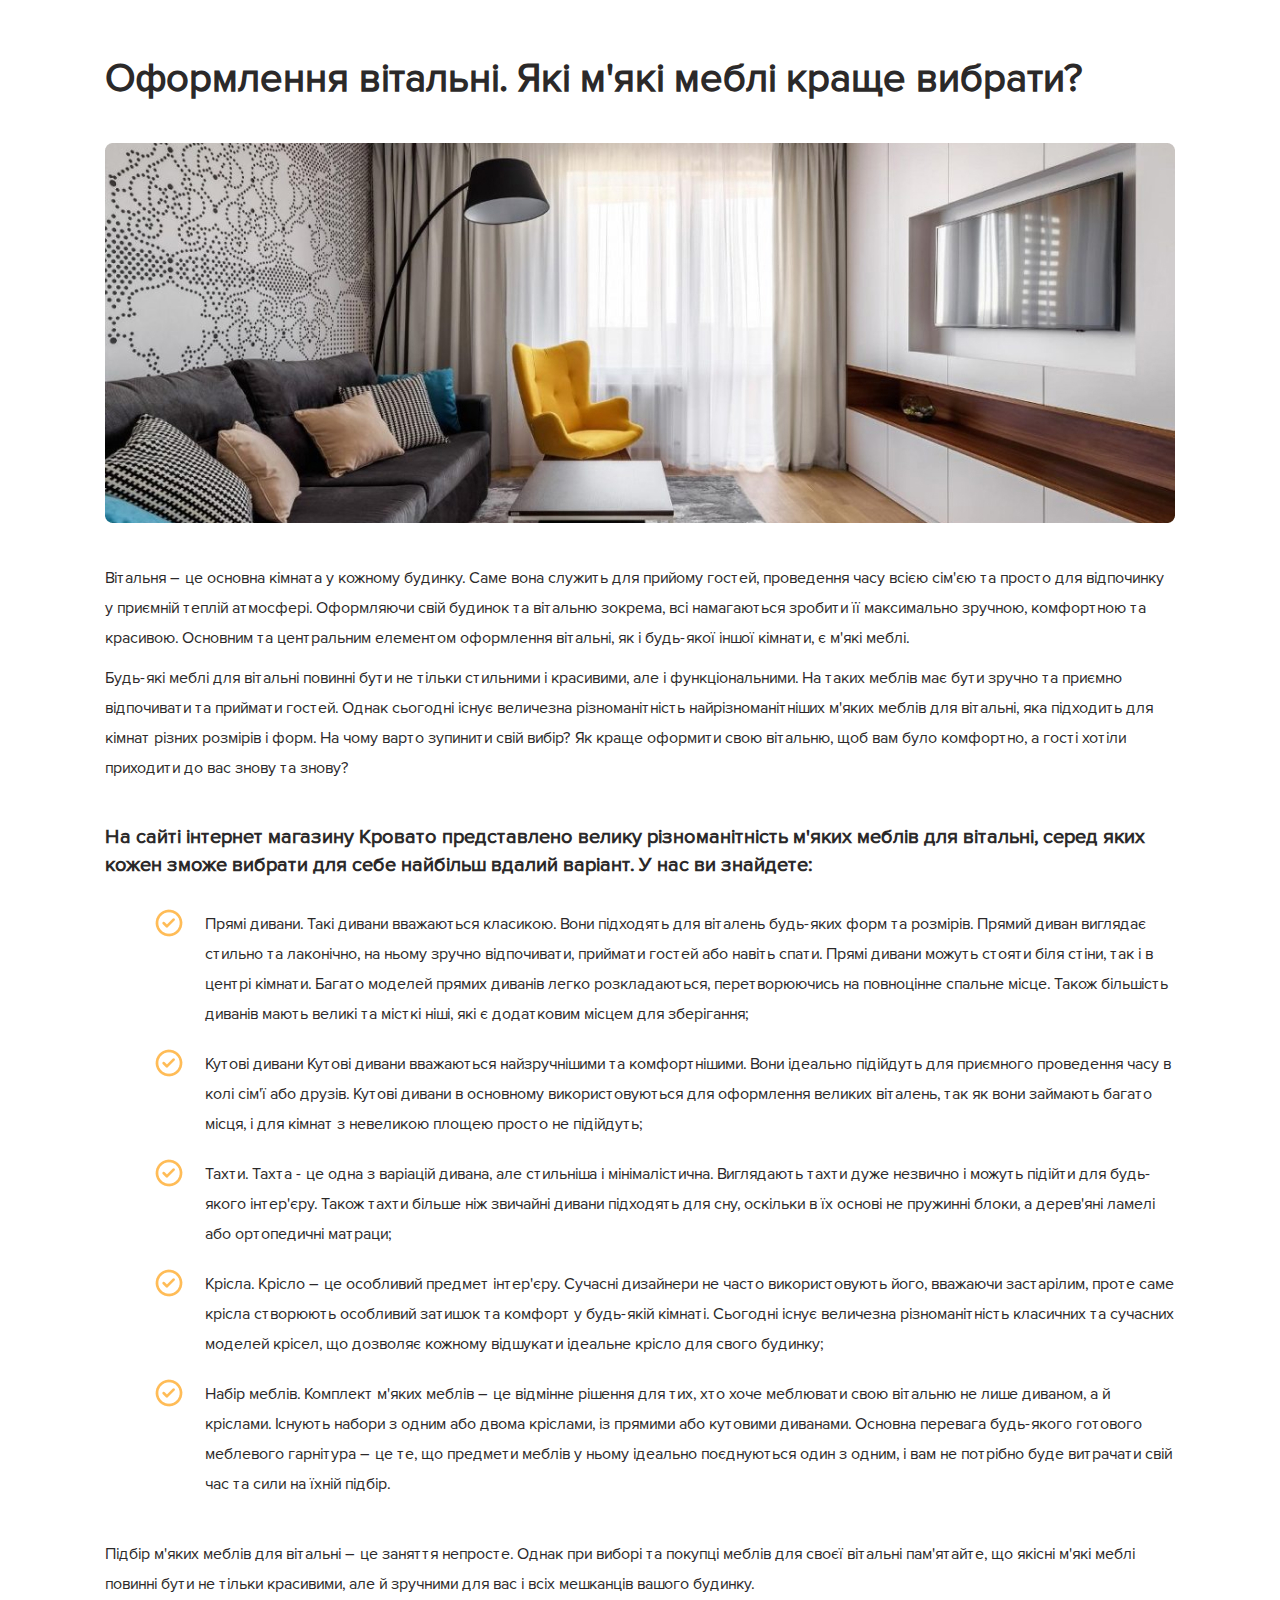
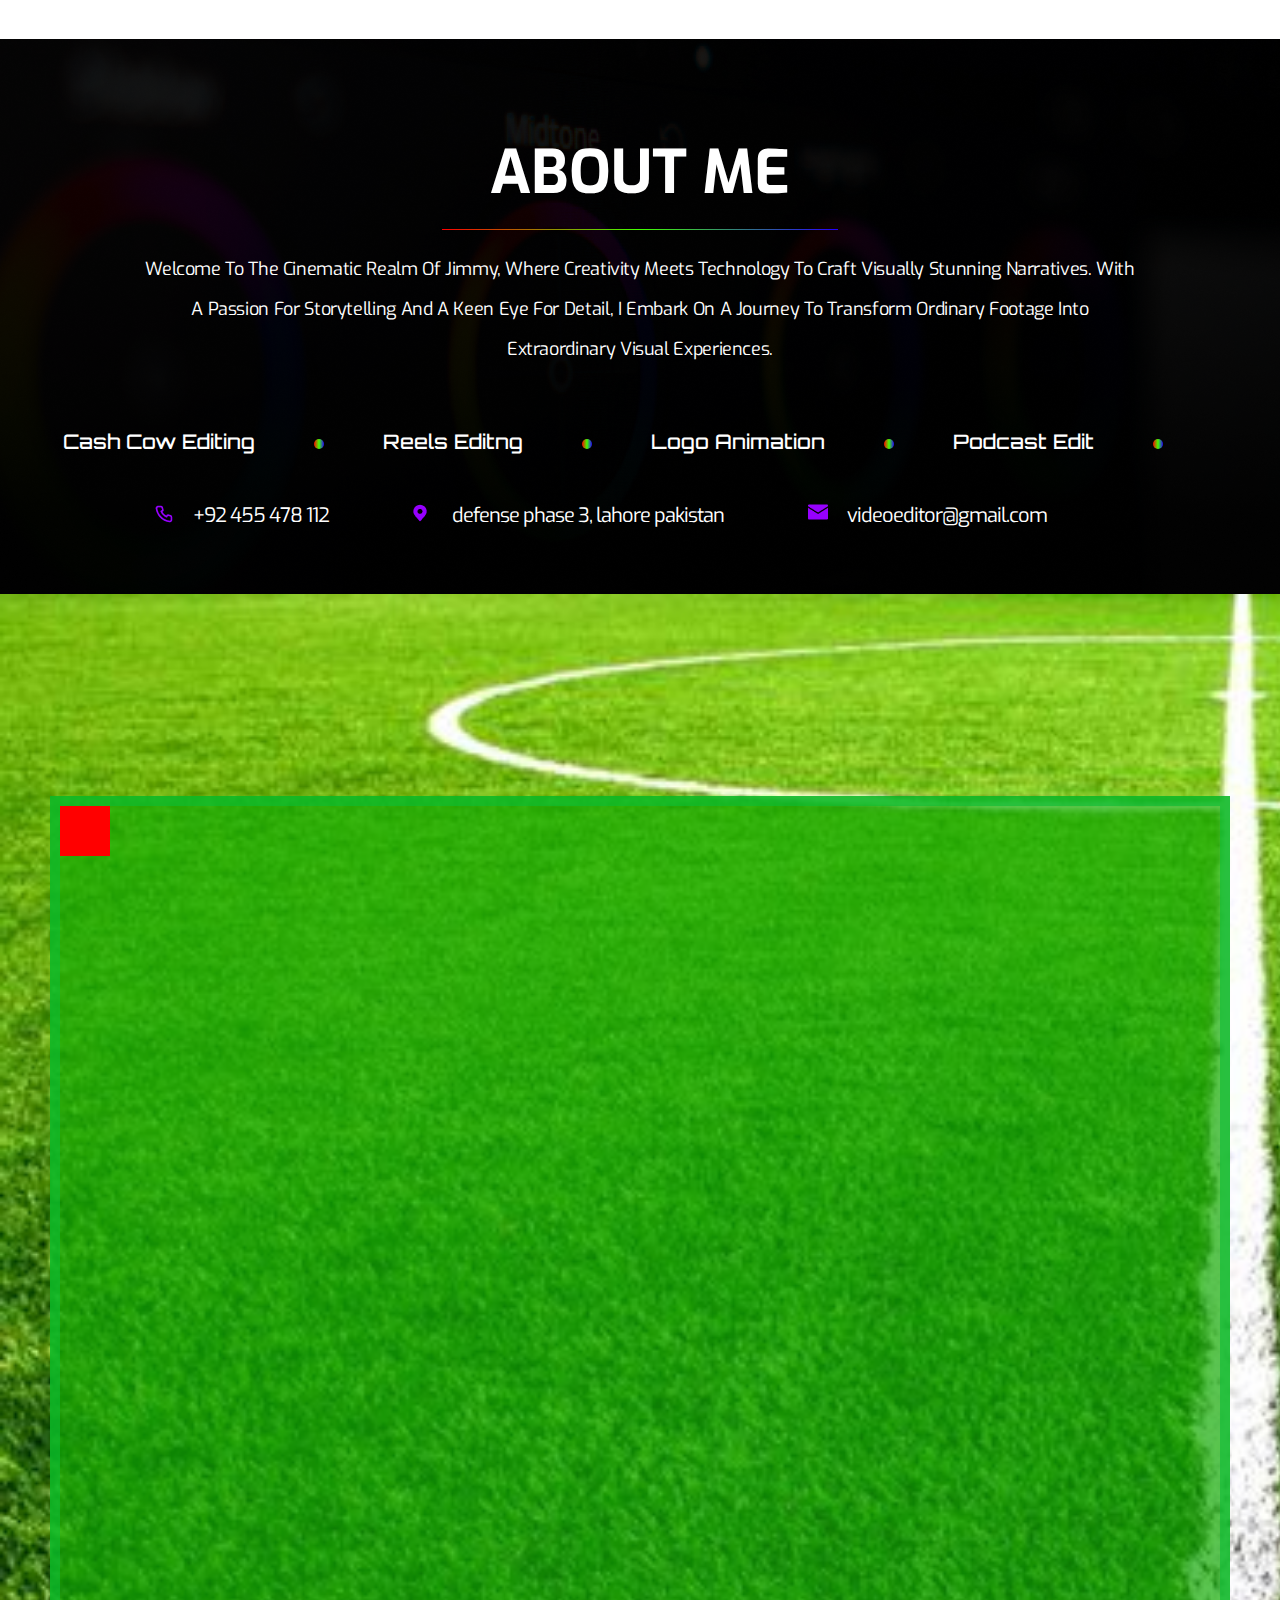
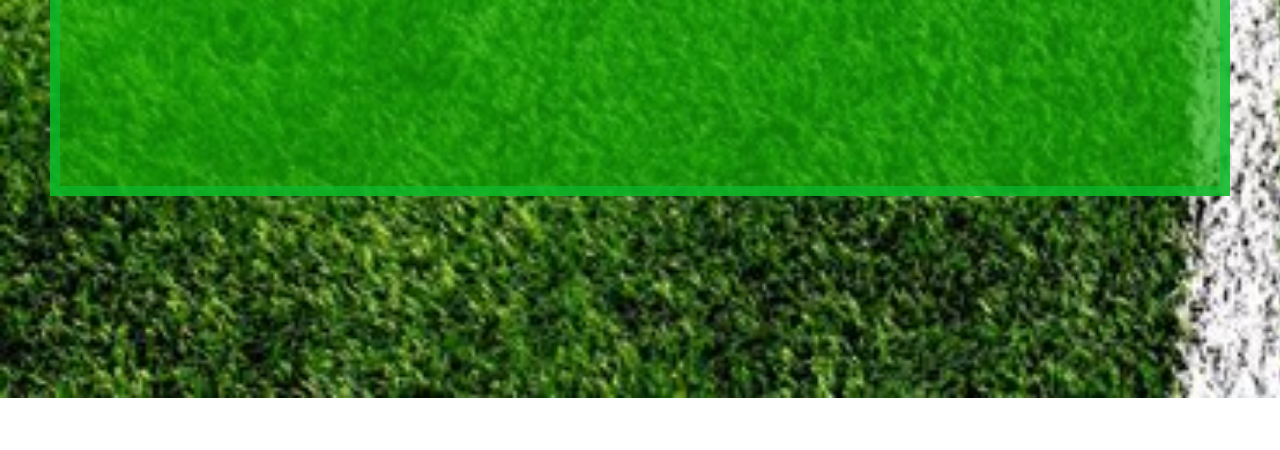
<file: lesson_7/index.html>
<!DOCTYPE html>
<html lang="uk">
<head>
	<meta charset="UTF-8">
	<meta name="viewport" content="width=device-width, initial-scale=1.0">
	<title>Lesson 7</title>
	<link rel="stylesheet" href="css/style.css">
</head>
<body>
	<header class="header">
		
	</header>
	<main class="page">
		<div class="krovato__choose">
			<div class="krovato__choose-bed krovato__conteiner">
				<h2 class="krovato__choose-bed_title">
					Оформлення вітальні. Які м'які меблі краще вибрати?
				</h2>
				<div class="krovato__choose-bed_image">
					<img src="img/choose_krovato.jpg" alt="затишна кімната з ліжком та телевізором">
				</div>
				<div class="krovato__choose-bed_text">
					<p>
						Вітальня – це основна кімната у кожному будинку. Саме вона служить для прийому гостей, проведення часу всією сім'єю та просто для відпочинку у приємній теплій атмосфері. Оформляючи свій будинок та вітальню зокрема, всі намагаються зробити її максимально зручною, комфортною та красивою. Основним та центральним елементом оформлення вітальні, як і будь-якої іншої кімнати, є м'які меблі.
					</p>
					<p>
						Будь-які меблі для вітальні повинні бути не тільки стильними і красивими, але і функціональними. На таких меблів має бути зручно та приємно відпочивати та приймати гостей. Однак сьогодні існує величезна різноманітність найрізноманітніших м'яких меблів для вітальні, яка підходить для кімнат різних розмірів і форм. На чому варто зупинити свій вибір? Як краще оформити свою вітальню, щоб вам було комфортно, а гості хотіли приходити до вас знову та знову?
					</p>
				</div>
				<h3 class="krovato__choose-bed_subtitle">
					На сайті інтернет магазину Кровато представлено велику різноманітність м'яких меблів для вітальні, серед яких кожен зможе вибрати для себе найбільш вдалий варіант. У нас ви знайдете:
				</h3>
				<ul class="krovato__choose-bed_list">
					<li>
						Прямі дивани. Такі дивани вважаються класикою. Вони підходять для віталень будь-яких форм та розмірів. Прямий диван виглядає стильно та лаконічно, на ньому зручно відпочивати, приймати гостей або навіть спати. Прямі дивани можуть стояти біля стіни, так і в центрі кімнати. Багато моделей прямих диванів легко розкладаються, перетворюючись на повноцінне спальне місце. Також більшість диванів мають великі та місткі ніші, які є додатковим місцем для зберігання;
					</li>
					<li>
						Кутові дивани Кутові дивани вважаються найзручнішими та комфортнішими. Вони ідеально підійдуть для приємного проведення часу в колі сім'ї або друзів. Кутові дивани в основному використовуються для оформлення великих віталень, так як вони займають багато місця, і для кімнат з невеликою площею просто не підійдуть;
					</li>
					<li>
						Тахти. Тахта - це одна з варіацій дивана, але стильніша і мінімалістична. Виглядають тахти дуже незвично і можуть підійти для будь-якого інтер'єру. Також тахти більше ніж звичайні дивани підходять для сну, оскільки в їх основі не пружинні блоки, а дерев'яні ламелі або ортопедичні матраци;
					</li>
					<li>
						Крісла. Крісло – це особливий предмет інтер'єру. Сучасні дизайнери не часто використовують його, вважаючи застарілим, проте саме крісла створюють особливий затишок та комфорт у будь-якій кімнаті. Сьогодні існує величезна різноманітність класичних та сучасних моделей крісел, що дозволяє кожному відшукати ідеальне крісло для свого будинку;
					</li>
					<li>
						Набір меблів. Комплект м'яких меблів – це відмінне рішення для тих, хто хоче меблювати свою вітальню не лише диваном, а й кріслами. Існують набори з одним або двома кріслами, із прямими або кутовими диванами. Основна перевага будь-якого готового меблевого гарнітура – це те, що предмети меблів у ньому ідеально поєднуються один з одним, і вам не потрібно буде витрачати свій час та сили на їхній підбір.
					</li>
				</ul>
				<h3 class="krovato__choose-bed_subtext">
					Підбір м'яких меблів для вітальні – це заняття непросте. Однак при виборі та покупці меблів для своєї вітальні пам'ятайте, що якісні м'які меблі повинні бути не тільки красивими, але й зручними для вас і всіх мешканців вашого будинку.
				</h3>
			</div>
		</div>
		<div class="about">
			<div class="about__conteiner">
				<div class="about__items">
					<div class="about__title">
						<h1>
							About me
						</h1>
					</div>
					<div class="about__text">
						<p>
							Welcome to the cinematic realm of Jimmy, where creativity meets technology to craft visually stunning narratives. With a passion for storytelling and a keen eye for detail, I embark on a journey to transform ordinary footage into extraordinary visual experiences.
						</p>
					</div>
				</div>
				<div class="about__list">
					<ul>
						<li class="about__list-item">
							<a href="#" class="about__list-link">
								Cash cow editing
							</a>
						</li>
						<li class="about__list-item">
							<a href="#" class="about__list-link">
								Reels editng
							</a>
						</li>
						<li class="about__list-item">
							<a href="#" class="about__list-link">
								logo animation
							</a>
						</li>
						<li class="about__list-item">
							<a href="#" class="about__list-link">
								podcast edit
							</a>
						</li>
					</ul>
				</div>
				<div class="my-contacts">
					<ul>
						<li class="my-contacts-item">
							<a class="my-contacts-phone" href="tel: +92 455 478 112">
								+92 455 478 112
							</a>
						</li>
						<li class="my-contacts-item">
							<a class="my-contacts-location" href="#">
								defense phase 3, lahore pakistan
							</a>
						</li>
						<li class="my-contacts-item">
							<a class="my-contacts-mail" href="mailto: videoeditor@gmail.com">
								videoeditor@gmail.com
							</a>
						</li>
					</ul>
				</div>
			</div>
		</div>
		<div class="game">
			<div class="game__container">
				<div class="game__play">
					<div class="game__block game__block-1"></div>
					<div class="game__block game__block-2"></div>
					<div class="game__block game__block-3"></div>
					<div class="game__block game__block-4"></div>
					<div class="game__block game__block-5"></div>
					<div class="game__block game__block-6"></div>
					<div class="game__block game__block-7"></div>
					<div class="image__game">
						<img src="img/messi.jpg" alt="messi">
					</div>
				</div>
			</div>
		</div>
	</main>
	<footer class="footer">
		
	</footer>
</body>
</html>
</file>
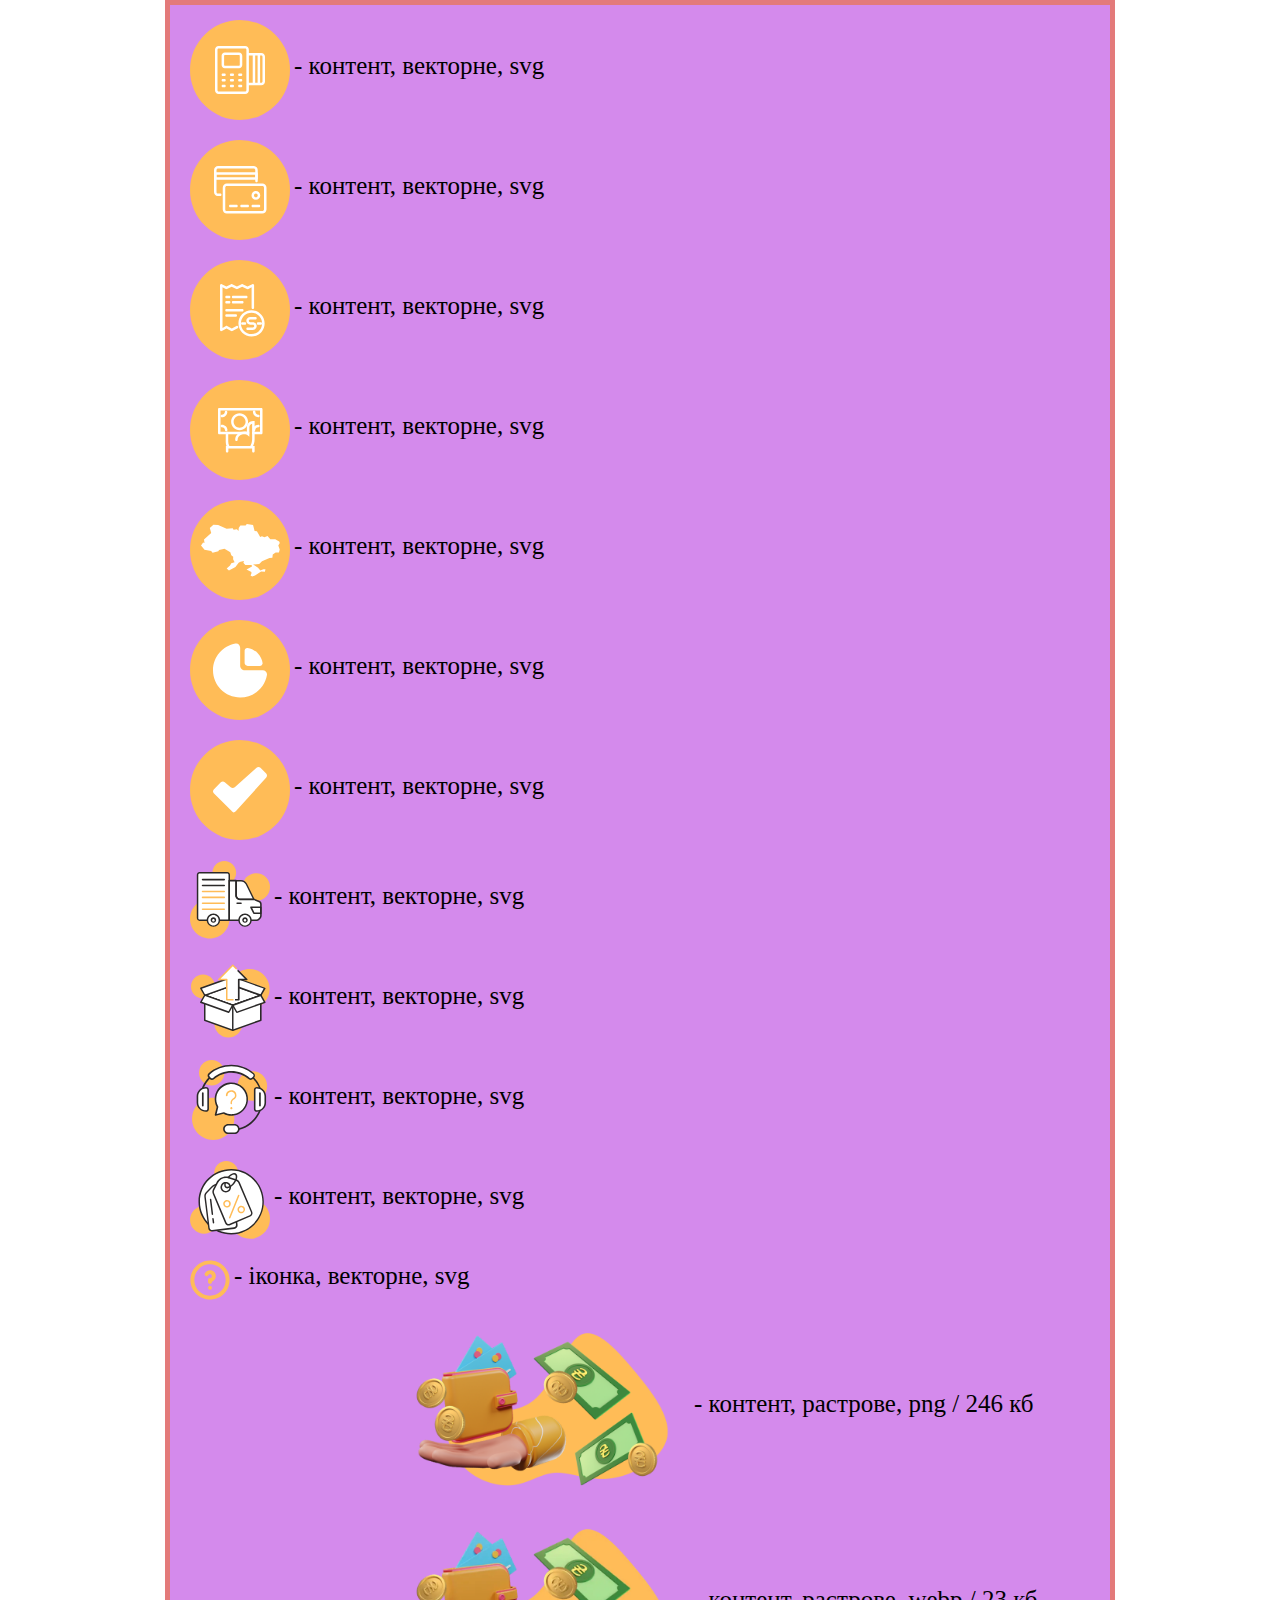
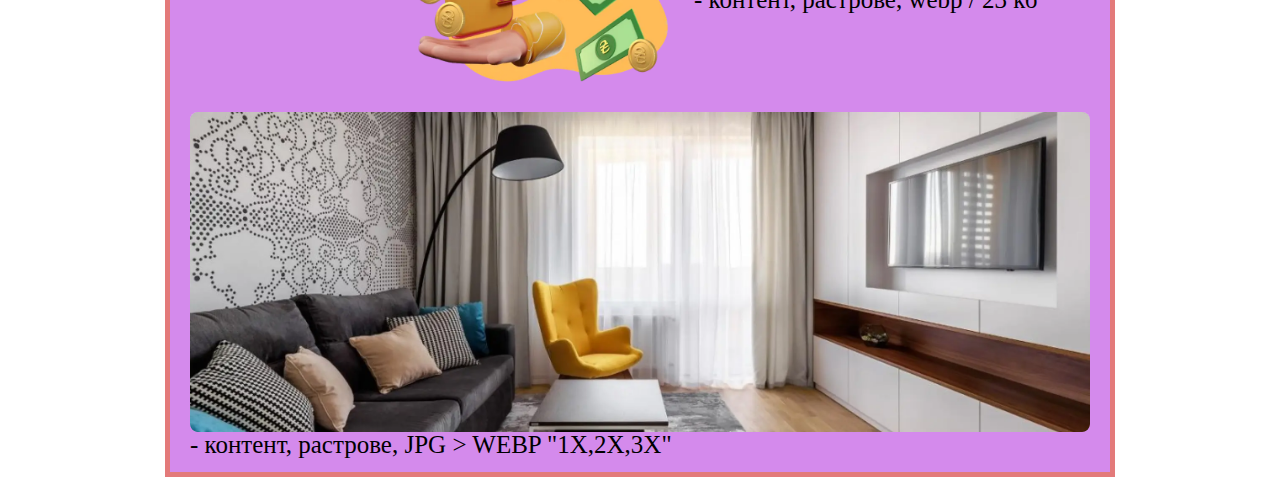
<file: lesson_8/index.html>
<!DOCTYPE html>
<html lang="uk">
<head>
	<meta charset="UTF-8">
	<meta name="viewport" content="width=device-width, initial-scale=1.0">
	<title>Lesson 7</title>
	<link rel="stylesheet" href="css/style.css">
</head>
<body>
	<header class="header">
		
	</header>
	<main class="page">
		<div class="page__container">
			<p class="text margin">
				<img class="img__icon" src="img/pay-1.svg" alt="icon">
				<span>- контент, векторне, svg</span>
			</p>
			<p class="text margin">
				<img class="img__icon" src="img/pay-2.svg" alt="icon">
				<span>- контент, векторне, svg</span>
			</p>
			<p class="text margin">
				<img class="img__icon" src="img/pay-3.svg" alt="icon">
				<span>- контент, векторне, svg</span>
			</p>
			<p class="text margin">
				<img class="img__icon" src="img/pay-4.svg" alt="icon">
				<span>- контент, векторне, svg</span>
			</p>
			<p class="text margin">
				<img class="img__icon" src="img/pay-5.svg" alt="icon">
				<span>- контент, векторне, svg</span>
			</p>
			<p class="text margin">
				<img class="img__icon" src="img/pay-6.svg" alt="icon">
				<span>- контент, векторне, svg</span>
			</p>
			<p class="text margin">
				<img class="img__icon" src="img/pay-7.svg" alt="icon">
				<span>- контент, векторне, svg</span>
			</p>
			<p class="text margin">
				<img class="img__icon" src="img/preim-1.svg" alt="icon">
				<span>- контент, векторне, svg</span>
			</p>
			<p class="text margin">
				<img class="img__icon" src="img/preim-2.svg" alt="icon">
				<span>- контент, векторне, svg</span>
			</p>
			<p class="text margin">
				<img class="img__icon" src="img/preim-3.svg" alt="icon">
				<span>- контент, векторне, svg</span>
			</p>
			<p class="text margin">
				<img class="img__icon" src="img/preim-4.svg" alt="icon">
				<span>- контент, векторне, svg</span>
			</p>
			<p class="text margin">
				<img class="img__icon" src="img/Vector.svg" alt="icon">
				<span>- іконка, векторне, svg</span>
			</p>
			<p class="text margin">
				<img class="img__photo" src="img/img-1.png" alt="icon">
				<span>- контент, растрове, png  /  246 кб</span>
			</p>
			<p class="text margin">
				<img class="img__photo" src="img/img-2.webp" alt="icon">
				<span>- контент, растрове, webp  /  23 кб</span>
			</p>
			<div class="text">
				<img srcset="img/image-2x.webp 2x, img/image-3x.webp 3x" class="image__room" src="img/image-1x.webp" alt="room" >
				<span>- контент, растрове, JPG > WEBP "1X,2X,3X"</span>	
			</div>
		</div>
	</main>
	<footer class="footer">
		
	</footer>
</body>
</html>
</file>
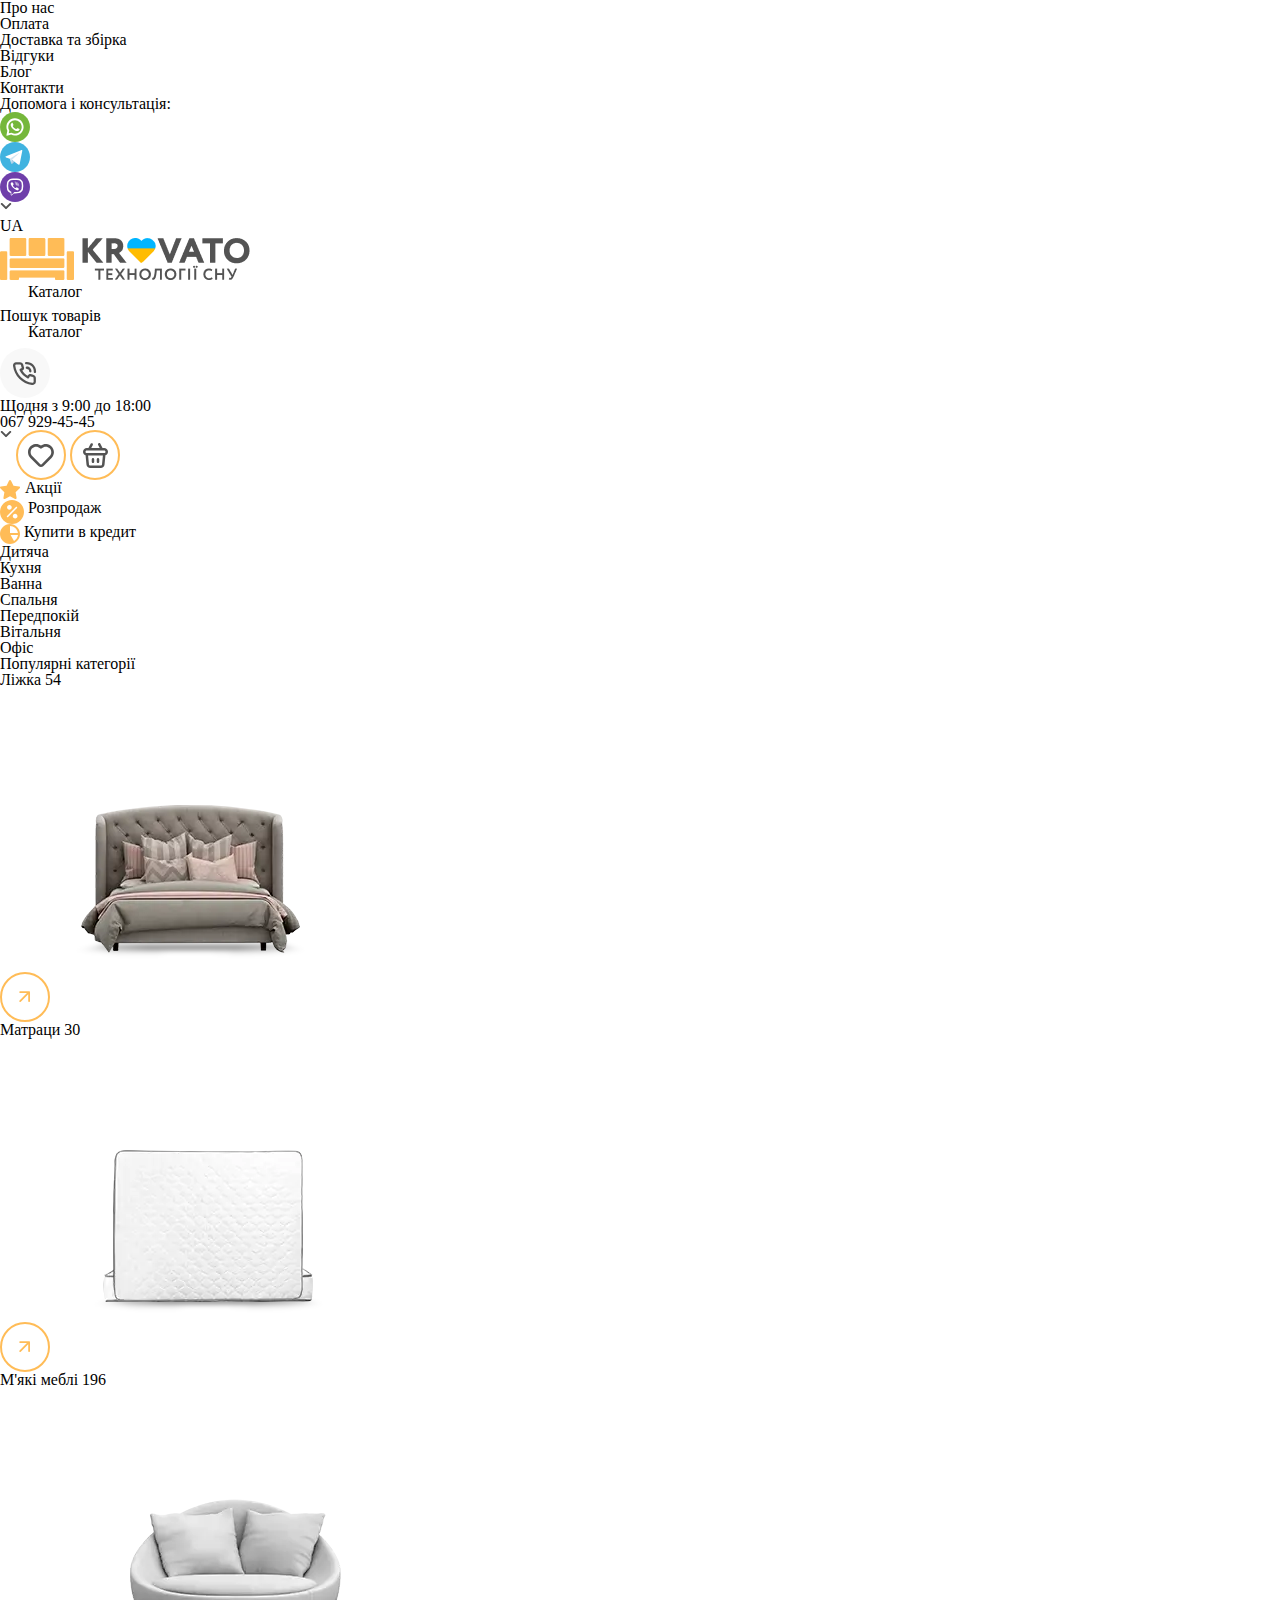
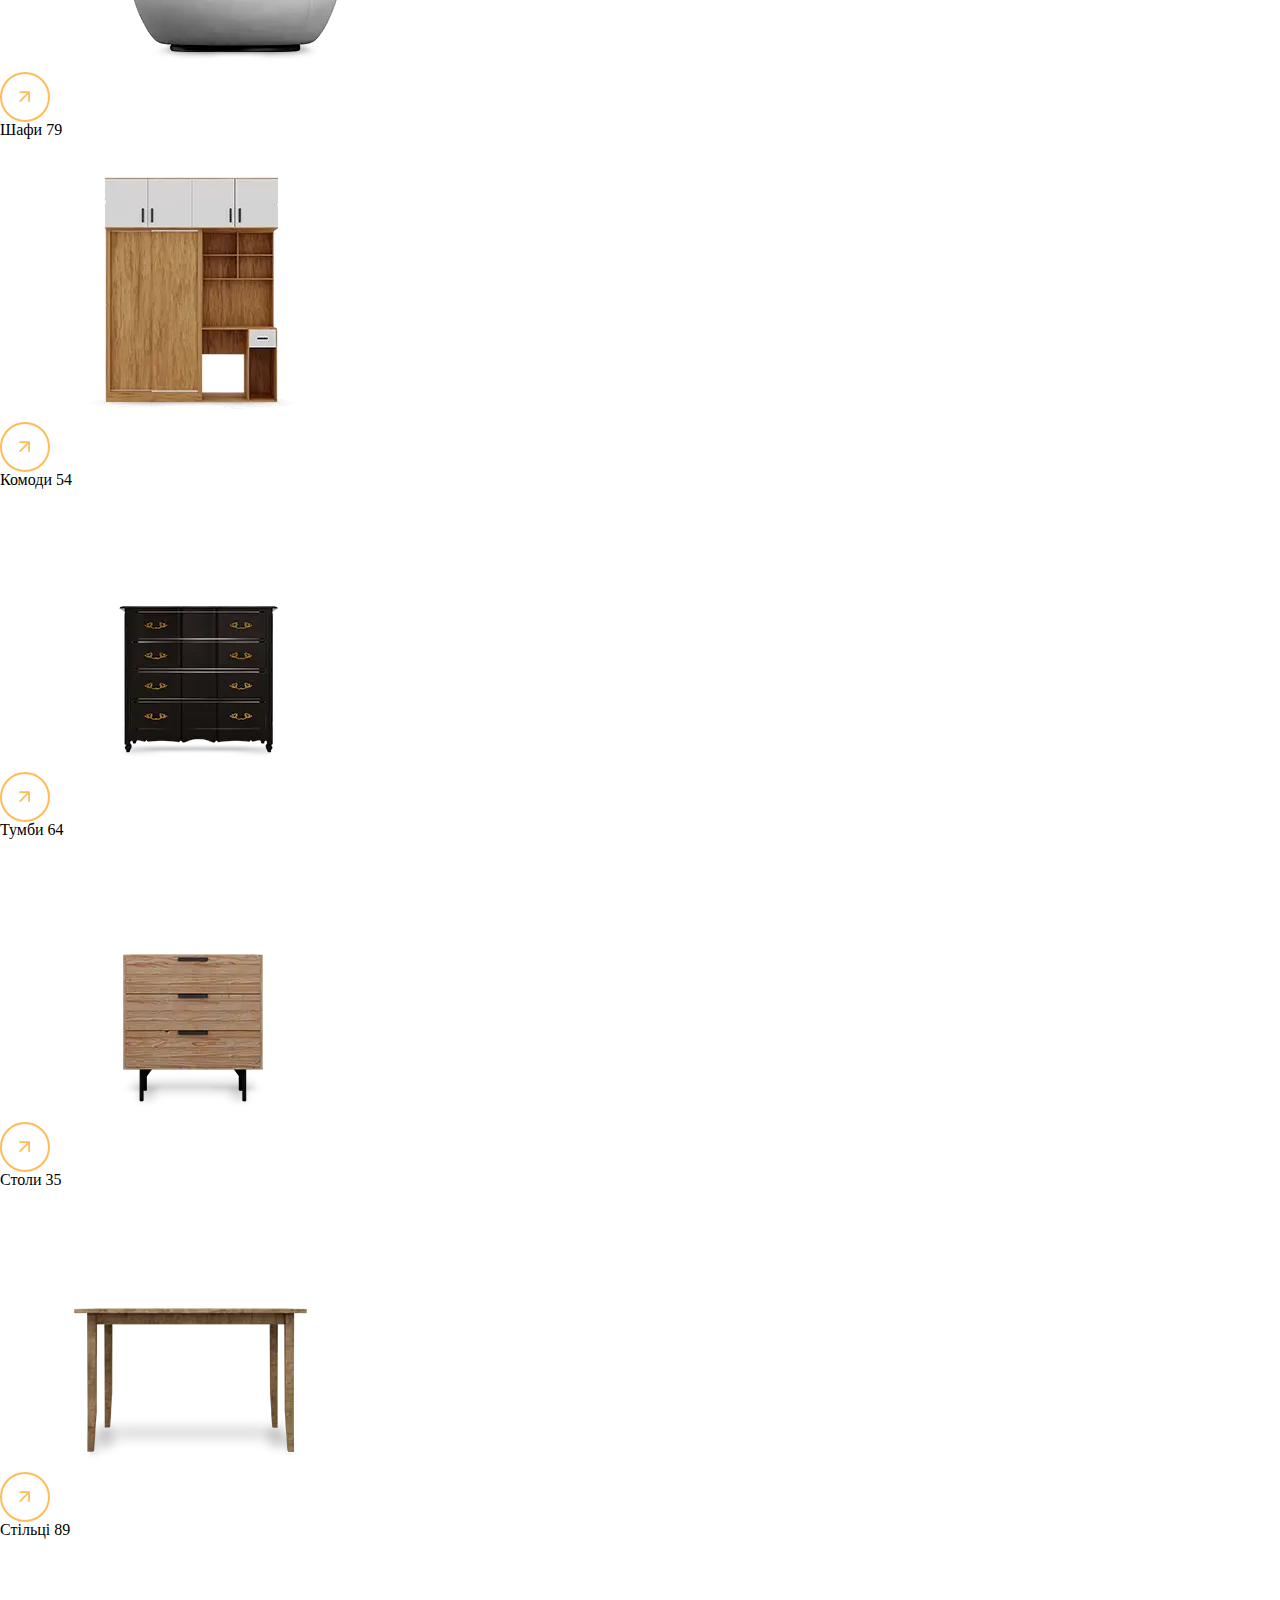
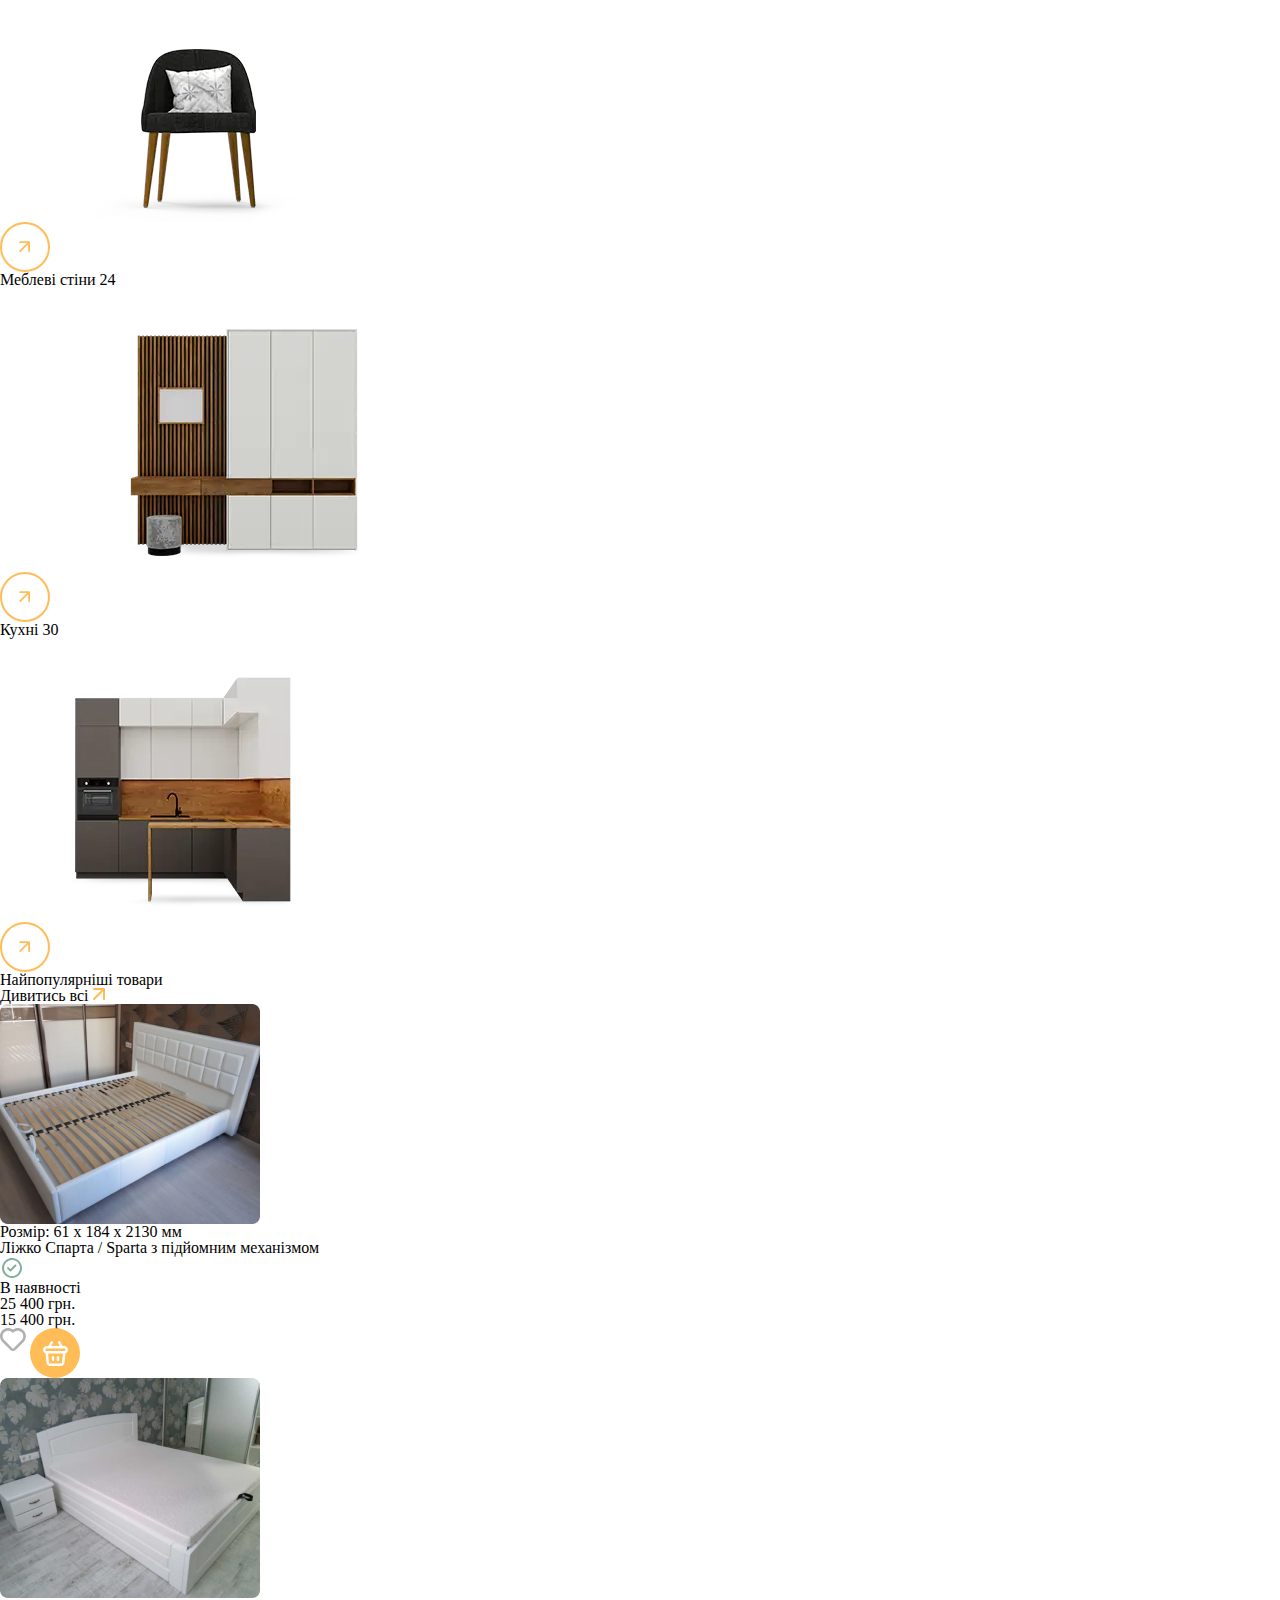
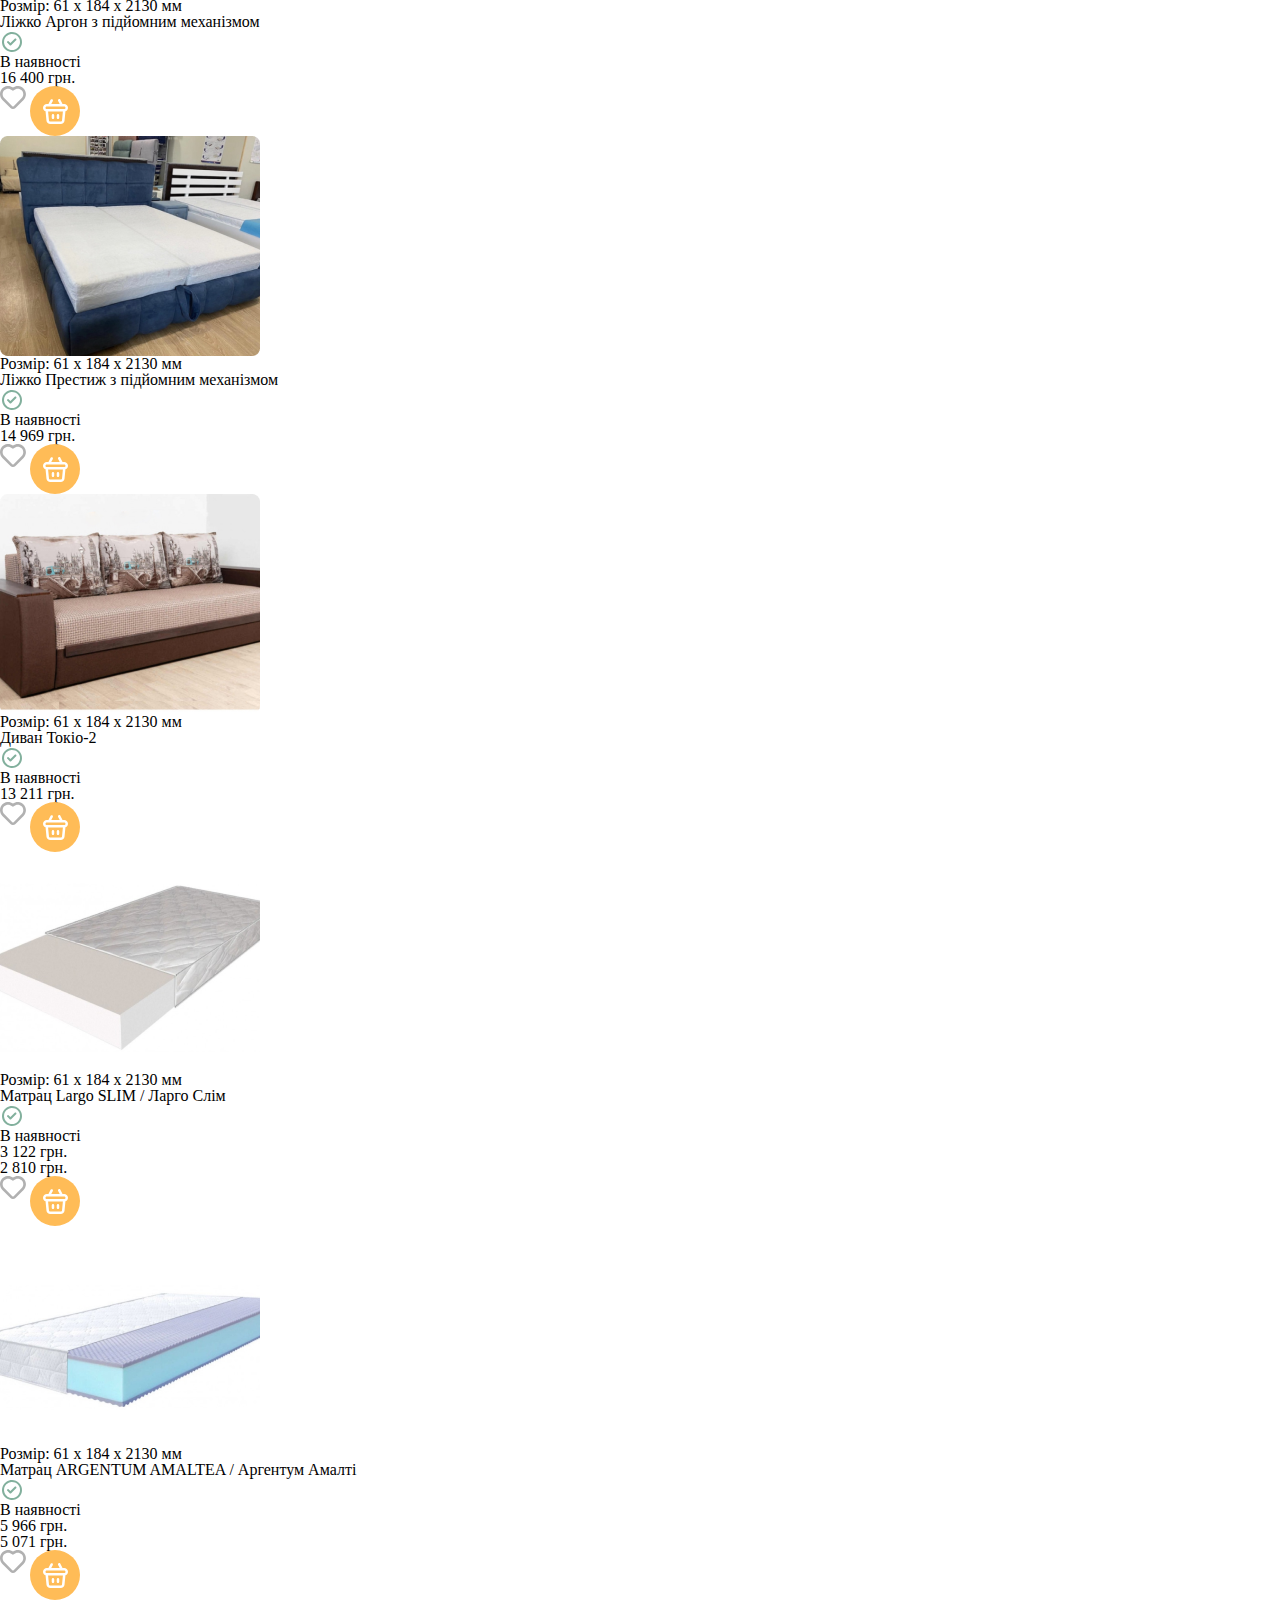
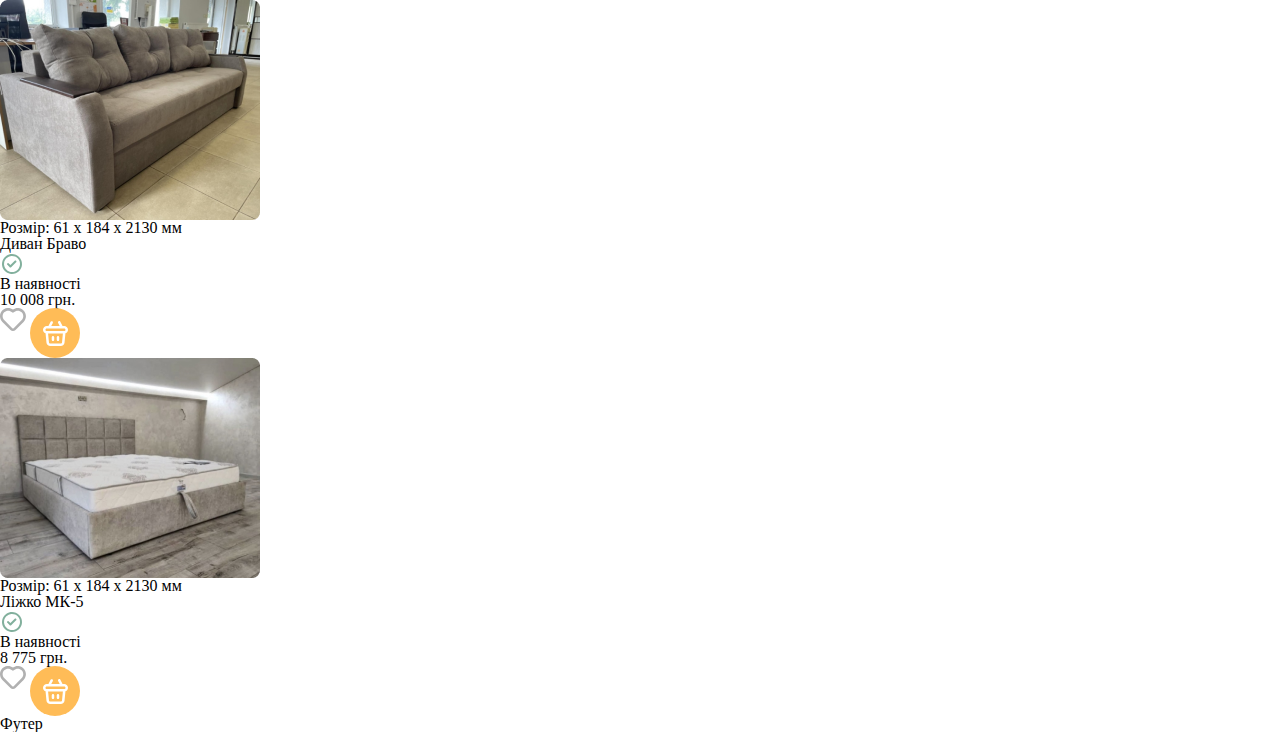
<file: lesson_9/index.html>
<!DOCTYPE html>
<html lang="uk">
<head>
	<meta charset="UTF-8">
	<meta name="viewport" content="width=device-width, initial-scale=1.0">
	<title>Lesson 9</title>
	<link rel="stylesheet" href="css/style.css">
</head>
<body>
	<header class="header">
		<div class="header__container">
			<div class="header__content">
				<div class="header__top">
					<div class="nav-info">
						<ul class="nav-info__items list">
							<li class="list__item">
								<a href="" class="list__link">
									<p>Про нас</p>
								</a>
							</li>
							<li class="list__item">
								<a href="" class="list__link">
									<p>Оплата</p>
								</a>
							</li>
							<li class="list__item">
								<a href="" class="list__link">
									<p>Доставка та збірка</p>
								</a>
							</li>
							<li class="list__item">
								<a href="" class="list__link">
									<p>Відгуки</p>
								</a>
							</li>
							<li class="list__item">
								<a href="" class="list__link">
									<p>Блог</p>
								</a>
							</li>
							<li class="list__item">
								<a href="" class="list__link">
									<p>Контакти</p>
								</a>
							</li>
						</ul>
					</div>
					<div class="help-nav">
						<p class="help-nav__text">
							Допомога і консультація:
						</p>
						<ul class="help-nav__items list">
							<li class="list__item">
								<a href="#" class="list__link">
									<img src="img/header/whatsapp.svg" alt="вотсап" class="list__image">
								</a>
							</li>
							<li class="list__item">
								<a href="#" class="list__link">
									<img src="img/header/telegram.svg" alt="телеграм" class="list__image">
								</a>
							</li>
							<li class="list__item">
								<a href="#" class="list__link">
									<img src="img/header/viber.svg" alt="вайбер" class="list__image">
								</a>
							</li>
						</ul>
					</div>
					<div class="language">
						<a href="#" class="language__link">
							<img src="img/header/arrow.svg" alt="стрілка вниз" class="language__icon">
						</a>
						<ul class="language__items list">
							<li class="list__item">
								<a href="#" class="list__link list__link--uppercase">UA</a>
							</li>
						</ul>
					</div>
				</div>
				<div class="header__middle">
					<h1 class="header__title-image">
						<img src="img/header/logo-header.png" alt="емблема у вигляді дивана та назва фірми" class="header__logo">
					</h1>
					<a class="header__button button" href="#">
						<img src="img/header/menu-catalog.svg" alt="меню каталога" class="button__icon">
						Каталог
					</a>
					<div class="header__search search">
						<p class="search__text">Пошук товарів</p>
						<a class="search__icon" href="#">
							<img src="img/header/menu-catalog.svg" alt="меню каталога">
							Каталог
						</a>
					</div>
					<div class="header__contacts contacts">
						<img src="img/header/icon-tel.svg" alt="телефон" class="contacts__icon-tel">
						<p class="contacts__text">Щодня з 9:00 до 18:00</p>
						<ul class="contacts__list list">
							<li class="list__item">
								<a href="tel:+380679294545" class="list__link">067 929-45-45</a>
							</li>
						</ul>
						<a href="#" class="contacts__link">
							<img src="img/header/arrow.svg" alt="стрілка вниз" class="contacts__icon-arrow">
						</a>
						<a href="" class="header__button-common card-button">
							<img src="img/header/obrane.svg" alt="обране" class="card-button__icon">
						</a>
						<a href="" class="header__button-common favorite-button">
							<img src="img/header/korzina.svg" alt="кошик" class="favorite-button__icon">
						</a>
					</div>
					<div class="sale-nav">
						<ul class="sale-nav__items list">
							<li class="list__item list__item--margin">
								<a href="" class="list__link list__link--size">
									<img src="img/header/star.svg" alt="зірка">
									<span>Акції</span>
								</a>
							</li>
							<li class="list__item list__item--margin">
								<a href="" class="list__link list__link--size">
									<img src="img/header/percent.svg" alt="розпродаж">
									<span>Розпродаж</span>
								</a>
							</li>
							<li class="list__item list__item--margin">
								<a href="" class="list__link list__link--size">
									<img src="img/header/credit.svg" alt="купити в кредит">
									<span>Купити в кредит</span>
								</a>
							</li>
						</ul>
					</div>
					<div class="room-nav">
						<ul class="room-nav__items list">
							<li class="list__item list__item--margin">
								<a href="#" class="list__link list__link--size">
									<span>Дитяча</span>
								</a>
							</li>
							<li class="list__item list__item--margin">
								<a href="#" class="list__link list__link--size">
									<span>Кухня</span>
								</a>
							</li>
							<li class="list__item list__item--margin">
								<a href="#" class="list__link list__link--size">
									<span>Ванна</span>
								</a>
							</li>
							<li class="list__item list__item--margin">
								<a href="#" class="list__link list__link--size">
									<span>Спальня</span>
								</a>
							</li>
							<li class="list__item list__item--margin">
								<a href="#" class="list__link list__link--size">
									<span>Передпокій</span>
								</a>
							</li>
							<li class="list__item list__item--margin">
								<a href="#" class="list__link list__link--size">
									<span>Вітальня</span>
								</a>
							</li>
							<li class="list__item list__item--margin">
								<a href="#" class="list__link list__link--size">
									<span>Офіс</span>
								</a>
							</li>
						</ul>
					</div>
				</div>
			</div>
		</div>
	</header>
	<main class="page">
		<div class="page__conteiner">
			<div class="page__content">
				<div class="page__popular-categories popular-categories">
					<h2 class="popular-categories__title title">
						Популярні категорії
					</h2>
					<div class="popular-categories__card categories-card">
						<p class="categories-card__title">
							Ліжка
							<span>54</span>
							<img class="categories-card__image" src="img/main/01.webp" alt="Ліжко">
						</p>
						<a href="#" class="categories-card__link">
							<img class="categories-card__image-link" src="img/main/arrow.svg" alt="Стрілка вниз">
						</a>
					</div>
					<div class="popular-categories__card categories-card">
						<p class="categories-card__title">
							Матраци
							<span>30</span>
							<img class="categories-card__image" src="img/main/02.webp" alt="Матрац">
						</p>
						<a href="#" class="categories-card__link">
							<img class="categories-card__image-link" src="img/main/arrow.svg" alt="Стрілка вниз">
						</a>
					</div>
					<div class="popular-categories__card categories-card">
						<p class="categories-card__title">
							М'які меблі
							<span>196</span>
							<img class="categories-card__image" src="img/main/03.webp" alt="М'які меблі">
						</p>
						<a href="#" class="categories-card__link">
							<img class="categories-card__image-link" src="img/main/arrow.svg" alt="Стрілка вниз">
						</a>
					</div>
					<div class="popular-categories__card categories-card">
						<p class="categories-card__title">
							Шафи
							<span>79</span>
							<img class="categories-card__image" src="img/main/04.webp" alt="Шафи">
						</p>
						<a href="#" class="categories-card__link">
							<img class="categories-card__image-link" src="img/main/arrow.svg" alt="Стрілка вниз">
						</a>
					</div>
					<div class="popular-categories__card categories-card">
						<p class="categories-card__title">
							Комоди
							<span>54</span>
							<img class="categories-card__image" src="img/main/05.webp" alt="Комоди">
						</p>
						<a href="#" class="categories-card__link">
							<img class="categories-card__image-link" src="img/main/arrow.svg" alt="Стрілка вниз">
						</a>
					</div>
					<div class="popular-categories__card categories-card">
						<p class="categories-card__title">
							Тумби
							<span>64</span>
							<img class="categories-card__image" src="img/main/06.webp" alt="Тумби">
						</p>
						<a href="#" class="categories-card__link">
							<img class="categories-card__image-link" src="img/main/arrow.svg" alt="Стрілка вниз">
						</a>
					</div>
					<div class="popular-categories__card categories-card">
						<p class="categories-card__title">
							Столи
							<span>35</span>
							<img class="categories-card__image" src="img/main/07.webp" alt="Столи">
						</p>
						<a href="#" class="categories-card__link">
							<img class="categories-card__image-link" src="img/main/arrow.svg" alt="Стрілка вниз">
						</a>
					</div>
					<div class="popular-categories__card categories-card">
						<p class="categories-card__title">
							Стільці
							<span>89</span>
							<img class="categories-card__image" src="img/main/08.webp" alt="Стільці">
						</p>
						<a href="#" class="categories-card__link">
							<img class="categories-card__image-link" src="img/main/arrow.svg" alt="Стрілка вниз">
						</a>
					</div>
					<div class="popular-categories__card categories-card">
						<p class="categories-card__title">
							Меблеві стіни
							<span>24</span>
							<img class="categories-card__image" src="img/main/09.webp" alt="Меблеві стіни">
						</p>
						<a href="#" class="categories-card__link">
							<img class="categories-card__image-link" src="img/main/arrow.svg" alt="Стрілка вниз">
						</a>
					</div>
					<div class="popular-categories__card categories-card">
						<p class="categories-card__title">
							Кухні
							<span>30</span>
							<img class="categories-card__image" src="img/main/10.webp" alt="Кухні">
						</p>
						<a href="#" class="categories-card__link">
							<img class="categories-card__image-link" src="img/main/arrow.svg" alt="Стрілка вниз">
						</a>
					</div>
				</div>
				<div class="page__popular-products popular-products">
					<h2 class="popular-products__title title">Найпопулярніші товари</h2>
					<a href="#" class="popular-products__link subtitle-link">
						<span>Дивитись всі</span>
						<img class="subtitle-link__image" src="img/main/arrow-2.svg" alt="Стрілка">
					</a>
					<div class="popular-products__card products-card">
						<img class="products-card__image" src="img/main/popular/01.png" alt="Ліжко">
						<p class="products-card__size-text">Розмір: 61 x 184 x 2130 мм</p>
						<p class="products-card__title">Ліжко Спарта / Sparta з підйомним механізмом</p>
						<img class="products-card__icon" src="img/main/popular/check.svg" alt="галочка">
						<p class="products-card__availability-text">В наявності</p>
						<p class="products-card__old-price-text">25 400 грн.</p>
						<p class="products-card__new-price-text">15 400 грн.</p>
						<a href="" class="products-card__button">
							<img class="products-card__icon-button" src="img/main/popular/hard.svg" alt="обране">
						</a>
						<a href="" class="products-card__button">
							<img class="products-card__icon-button" src="img/main/popular/bascket.svg" alt="обране">
						</a>
					</div>
					<div class="popular-products__card products-card">
						<img class="products-card__image" src="img/main/popular/02.png" alt="Ліжко">
						<p class="products-card__size-text">Розмір: 61 x 184 x 2130 мм</p>
						<p class="products-card__title">Ліжко Аргон з підйомним механізмом</p>
						<img class="products-card__icon" src="img/main/popular/check.svg" alt="галочка">
						<p class="products-card__availability-text">В наявності</p>
						<p class="products-card__new-price-text">16 400 грн.</p>
						<a href="" class="products-card__button">
							<img class="products-card__icon-button" src="img/main/popular/hard.svg" alt="обране">
						</a>
						<a href="" class="products-card__button">
							<img class="products-card__icon-button" src="img/main/popular/bascket.svg" alt="обране">
						</a>
					</div>
					<div class="popular-products__card products-card">
						<img class="products-card__image" src="img/main/popular/03.png" alt="Ліжко">
						<p class="products-card__size-text">Розмір: 61 x 184 x 2130 мм</p>
						<p class="products-card__title">Ліжко Престиж з підйомним механізмом</p>
						<img class="products-card__icon" src="img/main/popular/check.svg" alt="галочка">
						<p class="products-card__availability-text">В наявності</p>
						<p class="products-card__new-price-text">14 969 грн.</p>
						<a href="" class="products-card__button">
							<img class="products-card__icon-button" src="img/main/popular/hard.svg" alt="обране">
						</a>
						<a href="" class="products-card__button">
							<img class="products-card__icon-button" src="img/main/popular/bascket.svg" alt="обране">
						</a>
					</div>
					<div class="popular-products__card products-card">
						<img class="products-card__image" src="img/main/popular/04.png" alt="Диван">
						<p class="products-card__size-text">Розмір: 61 x 184 x 2130 мм</p>
						<p class="products-card__title">Диван Токіо-2</p>
						<img class="products-card__icon" src="img/main/popular/check.svg" alt="галочка">
						<p class="products-card__availability-text">В наявності</p>
						<p class="products-card__new-price-text">13 211 грн.</p>
						<a href="" class="products-card__button">
							<img class="products-card__icon-button" src="img/main/popular/hard.svg" alt="обране">
						</a>
						<a href="" class="products-card__button">
							<img class="products-card__icon-button" src="img/main/popular/bascket.svg" alt="обране">
						</a>
					</div>
					<div class="popular-products__card products-card">
						<img class="products-card__image" src="img/main/popular/05.png" alt="Матрац">
						<p class="products-card__size-text">Розмір: 61 x 184 x 2130 мм</p>
						<p class="products-card__title">Матрац Largo SLIM / Ларго Слім</p>
						<img class="products-card__icon" src="img/main/popular/check.svg" alt="галочка">
						<p class="products-card__availability-text">В наявності</p>
						<p class="products-card__old-price-text">3 122 грн.</p>
						<p class="products-card__new-price-text">2 810 грн.</p>
						<a href="" class="products-card__button">
							<img class="products-card__icon-button" src="img/main/popular/hard.svg" alt="обране">
						</a>
						<a href="" class="products-card__button">
							<img class="products-card__icon-button" src="img/main/popular/bascket.svg" alt="обране">
						</a>
					</div>
					<div class="popular-products__card products-card">
						<img class="products-card__image" src="img/main/popular/06.png" alt="Матрац">
						<p class="products-card__size-text">Розмір: 61 x 184 x 2130 мм</p>
						<p class="products-card__title">Матрац ARGENTUM AMALTEA / Аргентум Амалті</p>
						<img class="products-card__icon" src="img/main/popular/check.svg" alt="галочка">
						<p class="products-card__availability-text">В наявності</p>
						<p class="products-card__old-price-text">5 966 грн.</p>
						<p class="products-card__new-price-text">5 071 грн.</p>
						<a href="" class="products-card__button">
							<img class="products-card__icon-button" src="img/main/popular/hard.svg" alt="обране">
						</a>
						<a href="" class="products-card__button">
							<img class="products-card__icon-button" src="img/main/popular/bascket.svg" alt="обране">
						</a>
					</div>
					<div class="popular-products__card products-card">
						<img class="products-card__image" src="img/main/popular/07.png" alt="Диван">
						<p class="products-card__size-text">Розмір: 61 x 184 x 2130 мм</p>
						<p class="products-card__title">Диван Браво</p>
						<img class="products-card__icon" src="img/main/popular/check.svg" alt="галочка">
						<p class="products-card__availability-text">В наявності</p>
						<p class="products-card__new-price-text">10 008 грн.</p>
						<a href="" class="products-card__button">
							<img class="products-card__icon-button" src="img/main/popular/hard.svg" alt="обране">
						</a>
						<a href="" class="products-card__button">
							<img class="products-card__icon-button" src="img/main/popular/bascket.svg" alt="обране">
						</a>
					</div>
					<div class="popular-products__card products-card">
						<img class="products-card__image" src="img/main/popular/08.png" alt="Ліжко">
						<p class="products-card__size-text">Розмір: 61 x 184 x 2130 мм</p>
						<p class="products-card__title">Ліжко МК-5</p>
						<img class="products-card__icon" src="img/main/popular/check.svg" alt="галочка">
						<p class="products-card__availability-text">В наявності</p>
						<p class="products-card__new-price-text">8 775 грн.</p>
						<a href="" class="products-card__button">
							<img class="products-card__icon-button" src="img/main/popular/hard.svg" alt="обране">
						</a>
						<a href="" class="products-card__button">
							<img class="products-card__icon-button" src="img/main/popular/bascket.svg" alt="обране">
						</a>
					</div>
				</div>
			</div>

		</div>
	</main>
	<footer class="footer">
		Футер
	</footer>
</body>
</html>
</file>
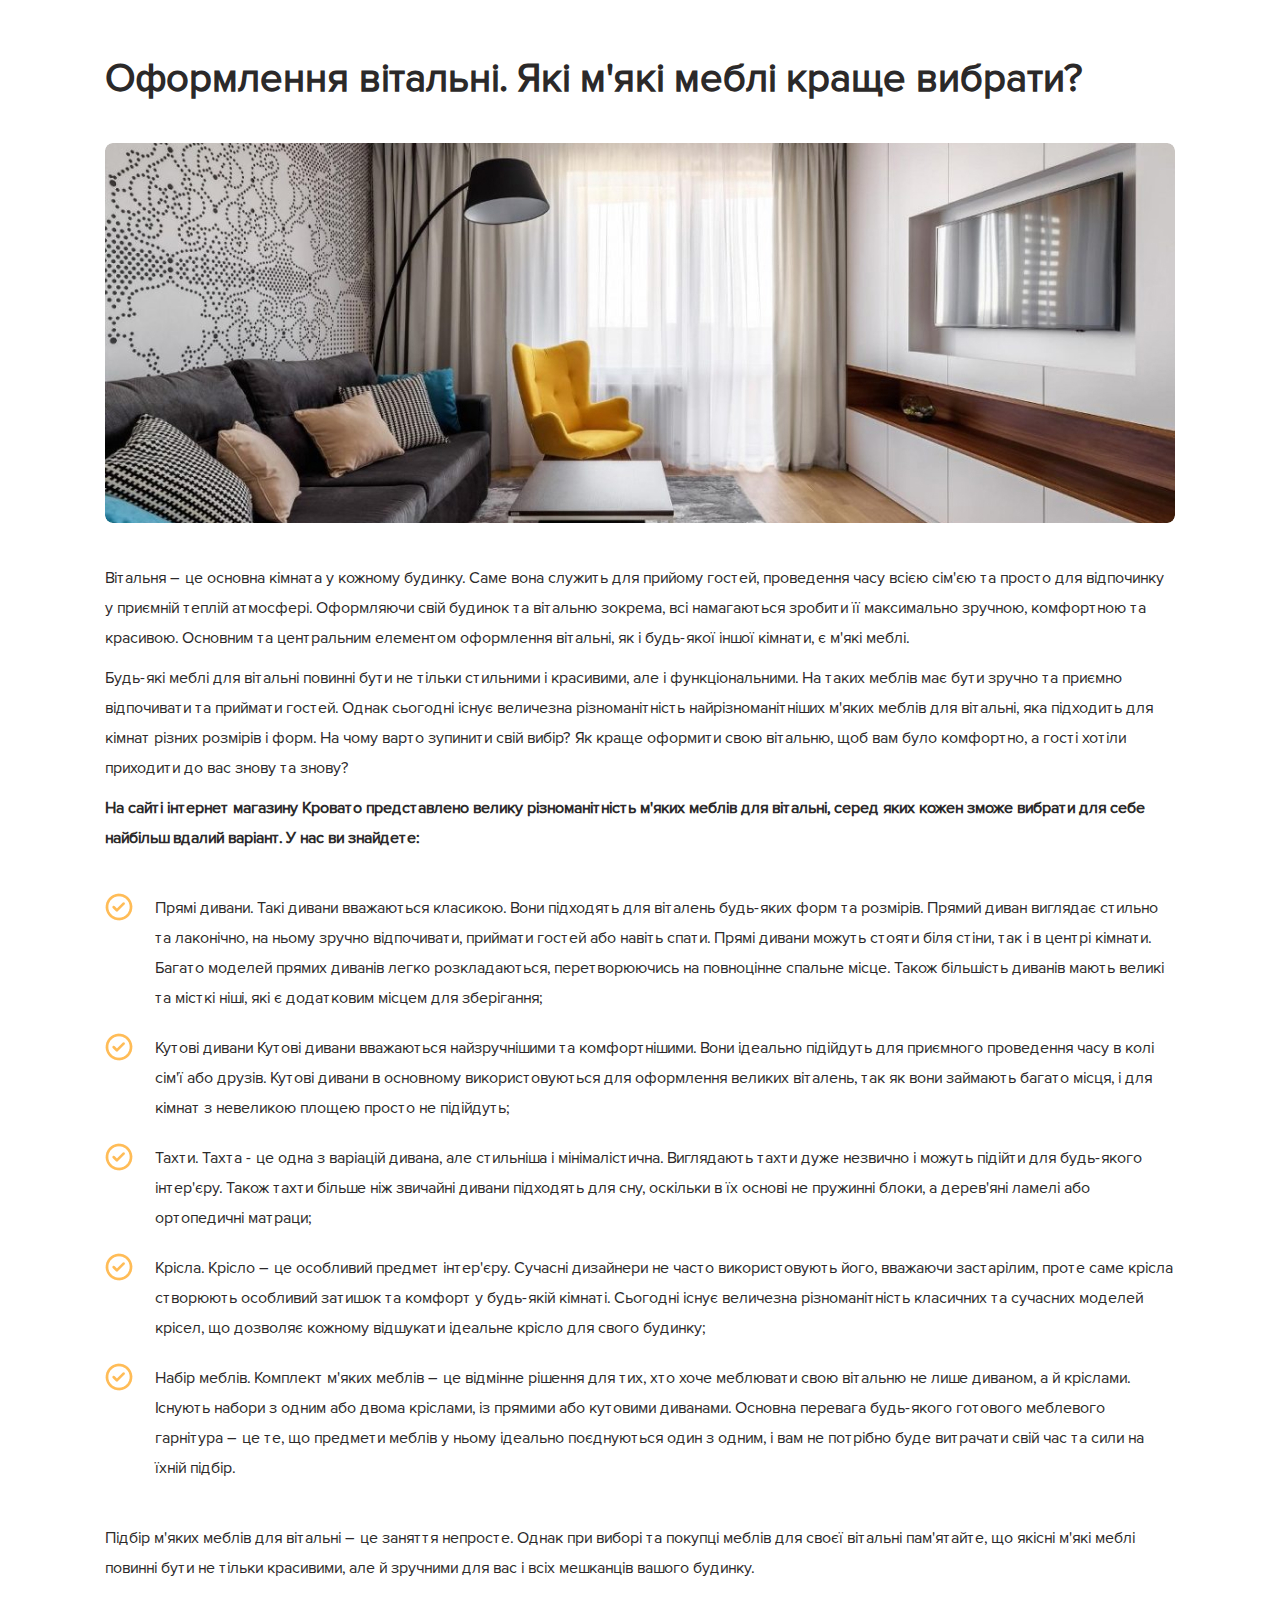
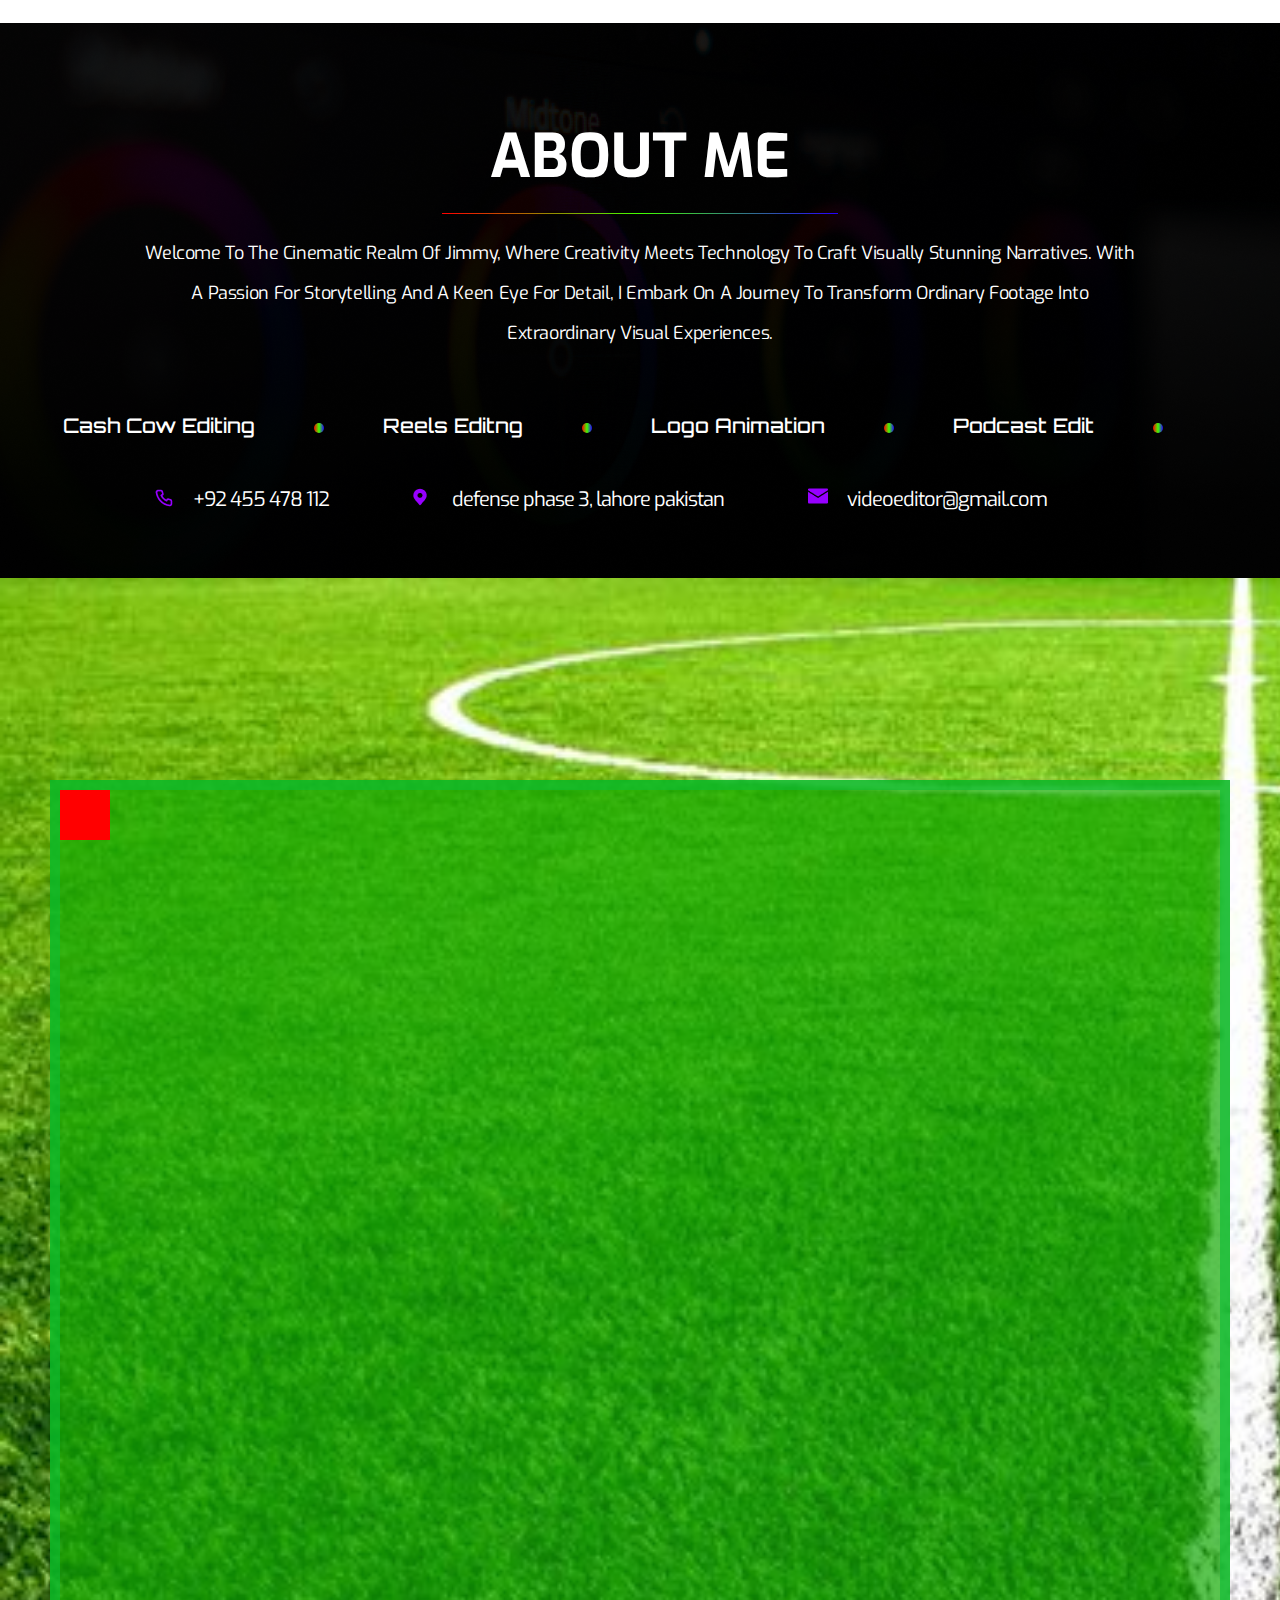
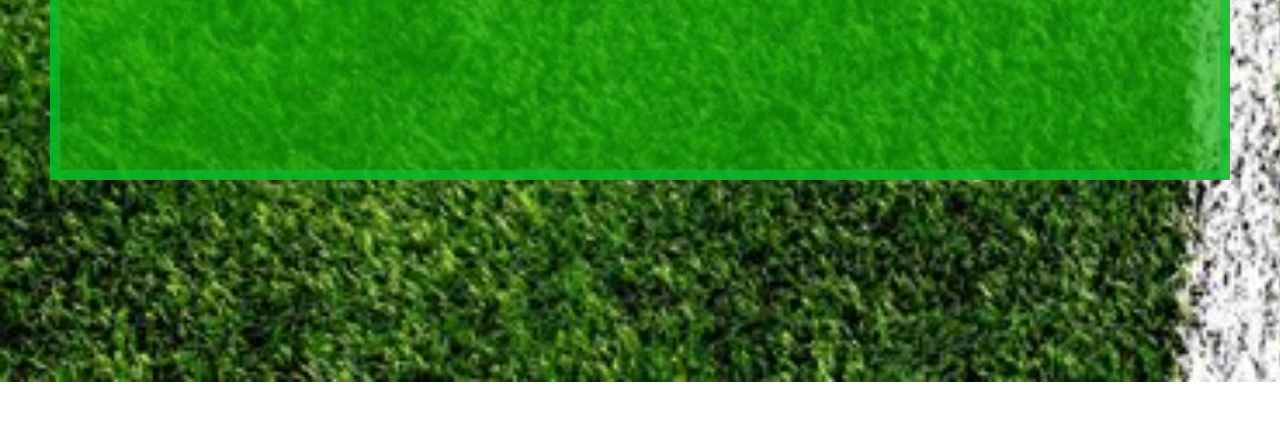
<file: lesson_7/lesson_7/index.html>
<!DOCTYPE html>
<html lang="uk">
<head>
	<meta charset="UTF-8">
	<meta name="viewport" content="width=device-width, initial-scale=1.0">
	<title>Lesson 7</title>
	<link rel="stylesheet" href="css/style.css">
</head>
<body>
	<header class="header">
		
	</header>
	<main class="page">
		<div class="krovato__choose">
			<div class="krovato__choose-bed krovato__conteiner">
				<h2 class="krovato__choose-bed_title">
					Оформлення вітальні. Які м'які меблі краще вибрати?
				</h2>
				<div class="krovato__choose-bed_image">
					<img src="img/choose_krovato.jpg" alt="затишна кімната з ліжком та телевізором">
				</div>
				<div class="krovato__choose-bed_text">
					<p>
						Вітальня – це основна кімната у кожному будинку. Саме вона служить для прийому гостей, проведення часу всією сім'єю та просто для відпочинку у приємній теплій атмосфері. Оформляючи свій будинок та вітальню зокрема, всі намагаються зробити її максимально зручною, комфортною та красивою. Основним та центральним елементом оформлення вітальні, як і будь-якої іншої кімнати, є м'які меблі.
					</p>
					<p>
						Будь-які меблі для вітальні повинні бути не тільки стильними і красивими, але і функціональними. На таких меблів має бути зручно та приємно відпочивати та приймати гостей. Однак сьогодні існує величезна різноманітність найрізноманітніших м'яких меблів для вітальні, яка підходить для кімнат різних розмірів і форм. На чому варто зупинити свій вибір? Як краще оформити свою вітальню, щоб вам було комфортно, а гості хотіли приходити до вас знову та знову?
					</p>
					<p class="krovato__choose-bed_text--fat">
						На сайті інтернет магазину Кровато представлено велику різноманітність м'яких меблів для вітальні, серед яких кожен зможе вибрати для себе найбільш вдалий варіант. У нас ви знайдете:
					</p>
				</div>
				<ul class="krovato__choose-bed_list">
					<li>
						Прямі дивани. Такі дивани вважаються класикою. Вони підходять для віталень будь-яких форм та розмірів. Прямий диван виглядає стильно та лаконічно, на ньому зручно відпочивати, приймати гостей або навіть спати. Прямі дивани можуть стояти біля стіни, так і в центрі кімнати. Багато моделей прямих диванів легко розкладаються, перетворюючись на повноцінне спальне місце. Також більшість диванів мають великі та місткі ніші, які є додатковим місцем для зберігання;
					</li>
					<li>
						Кутові дивани Кутові дивани вважаються найзручнішими та комфортнішими. Вони ідеально підійдуть для приємного проведення часу в колі сім'ї або друзів. Кутові дивани в основному використовуються для оформлення великих віталень, так як вони займають багато місця, і для кімнат з невеликою площею просто не підійдуть;
					</li>
					<li>
						Тахти. Тахта - це одна з варіацій дивана, але стильніша і мінімалістична. Виглядають тахти дуже незвично і можуть підійти для будь-якого інтер'єру. Також тахти більше ніж звичайні дивани підходять для сну, оскільки в їх основі не пружинні блоки, а дерев'яні ламелі або ортопедичні матраци;
					</li>
					<li>
						Крісла. Крісло – це особливий предмет інтер'єру. Сучасні дизайнери не часто використовують його, вважаючи застарілим, проте саме крісла створюють особливий затишок та комфорт у будь-якій кімнаті. Сьогодні існує величезна різноманітність класичних та сучасних моделей крісел, що дозволяє кожному відшукати ідеальне крісло для свого будинку;
					</li>
					<li>
						Набір меблів. Комплект м'яких меблів – це відмінне рішення для тих, хто хоче меблювати свою вітальню не лише диваном, а й кріслами. Існують набори з одним або двома кріслами, із прямими або кутовими диванами. Основна перевага будь-якого готового меблевого гарнітура – це те, що предмети меблів у ньому ідеально поєднуються один з одним, і вам не потрібно буде витрачати свій час та сили на їхній підбір.
					</li>
				</ul>
				<p class="krovato__choose-bed_text-other">
					Підбір м'яких меблів для вітальні – це заняття непросте. Однак при виборі та покупці меблів для своєї вітальні пам'ятайте, що якісні м'які меблі повинні бути не тільки красивими, але й зручними для вас і всіх мешканців вашого будинку.
				</p>
			</div>
		</div>
		<div class="about">
			<div class="about__conteiner">
				<div class="about__items">
					<div class="about__title">
						<h1>
							About me
						</h1>
					</div>
					<div class="about__text">
						<p>
							Welcome to the cinematic realm of Jimmy, where creativity meets technology to craft visually stunning narratives. With a passion for storytelling and a keen eye for detail, I embark on a journey to transform ordinary footage into extraordinary visual experiences.
						</p>
					</div>
				</div>
				<div class="about__list">
					<ul>
						<li class="about__list-item">
							<a href="#" class="about__list-link">
								Cash cow editing
							</a>
						</li>
						<li class="about__list-item">
							<a href="#" class="about__list-link">
								Reels editng
							</a>
						</li>
						<li class="about__list-item">
							<a href="#" class="about__list-link">
								logo animation
							</a>
						</li>
						<li class="about__list-item">
							<a href="#" class="about__list-link">
								podcast edit
							</a>
						</li>
					</ul>
				</div>
				<div class="my-contacts">
					<ul>
						<li class="my-contacts-item">
							<a class="my-contacts-phone" href="tel:+92455478112">
								+92 455 478 112
							</a>
						</li>
						<li class="my-contacts-item">
							<a class="my-contacts-location" href="#">
								defense phase 3, lahore pakistan
							</a>
						</li>
						<li class="my-contacts-item">
							<a class="my-contacts-mail" href="mailto:videoeditor@gmail.com">
								videoeditor@gmail.com
							</a>
						</li>
					</ul>
				</div>
			</div>
		</div>
		<div class="game">
			<div class="game__container">
				<div class="game__play">
					<div class="game__block game__block-1"></div>
					<div class="game__block game__block-2"></div>
					<div class="game__block game__block-3"></div>
					<div class="game__block game__block-4"></div>
					<div class="game__block game__block-5"></div>
					<div class="game__block game__block-6"></div>
					<div class="game__block game__block-7"></div>
					<div class="image__game">
						<img src="img/messi.jpg" alt="messi">
					</div>
				</div>
			</div>
		</div>
	</main>
	<footer class="footer">
		
	</footer>
</body>
</html>
</file>
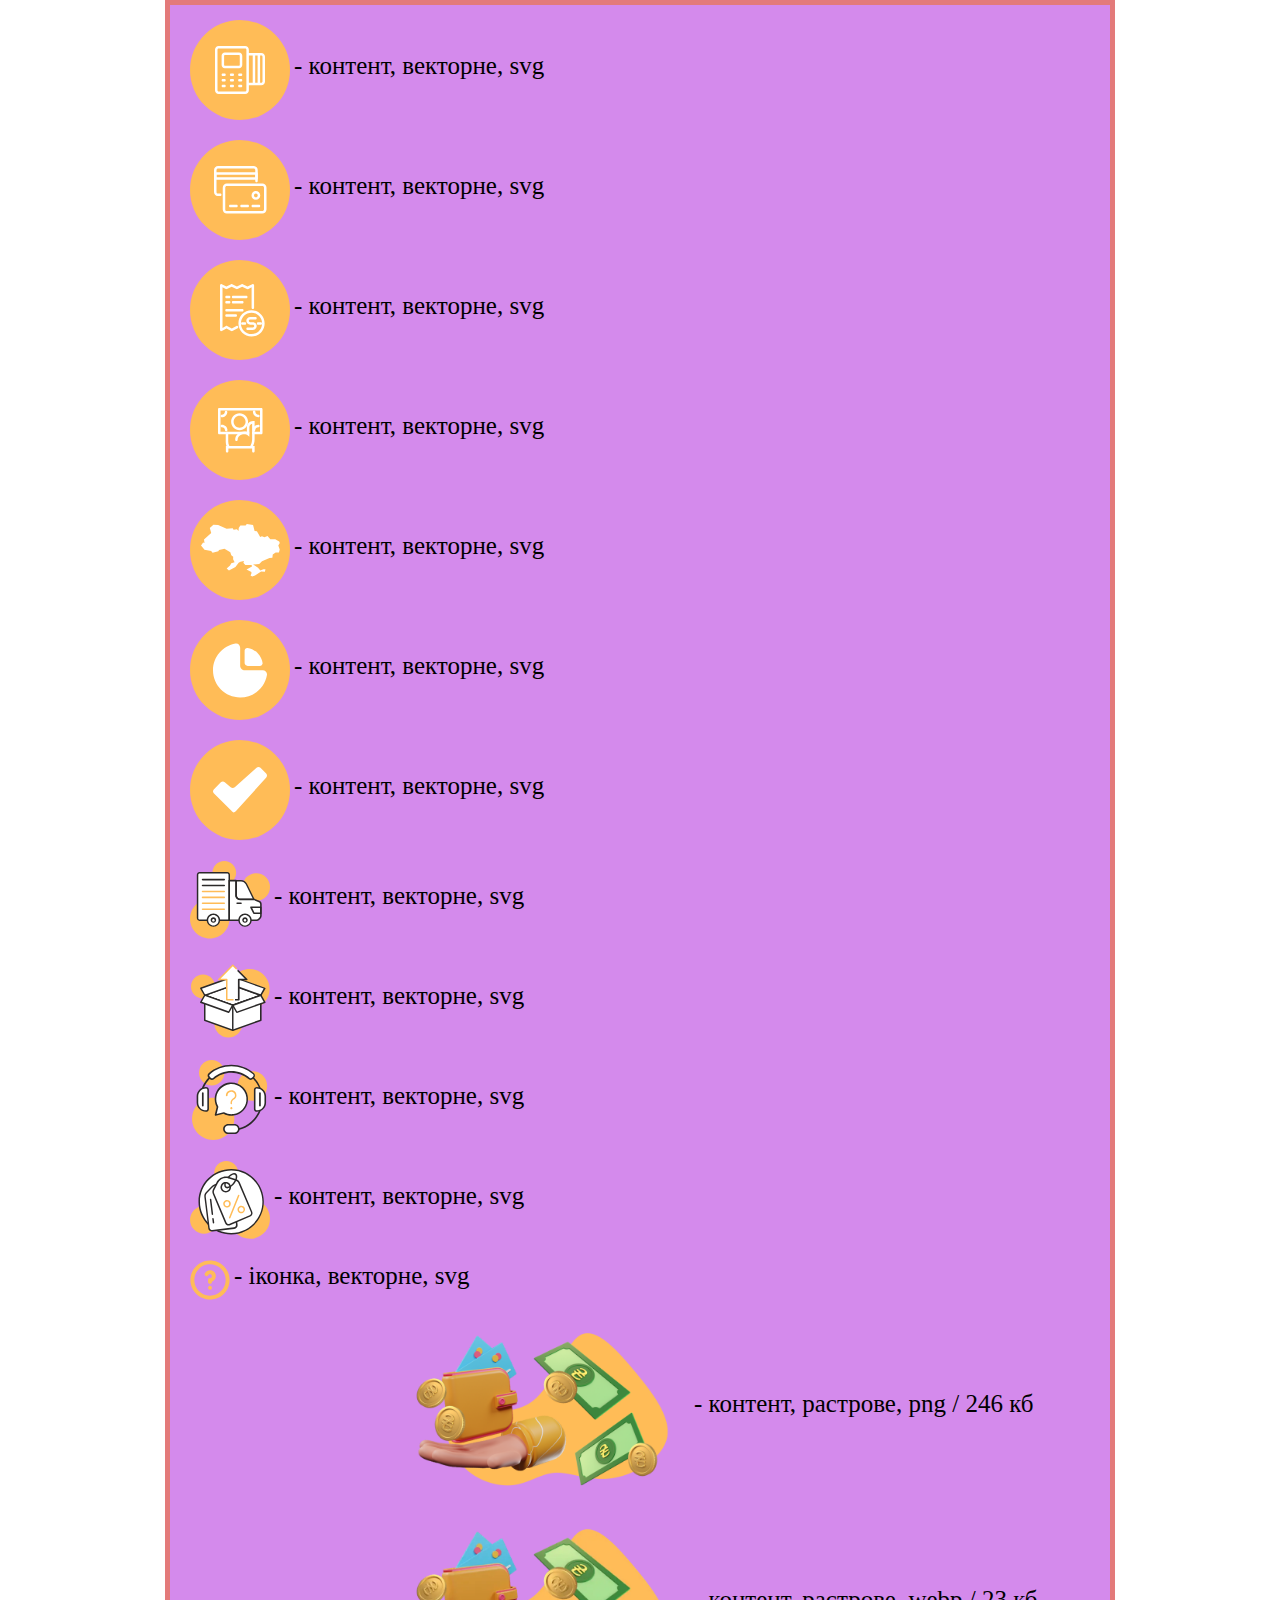
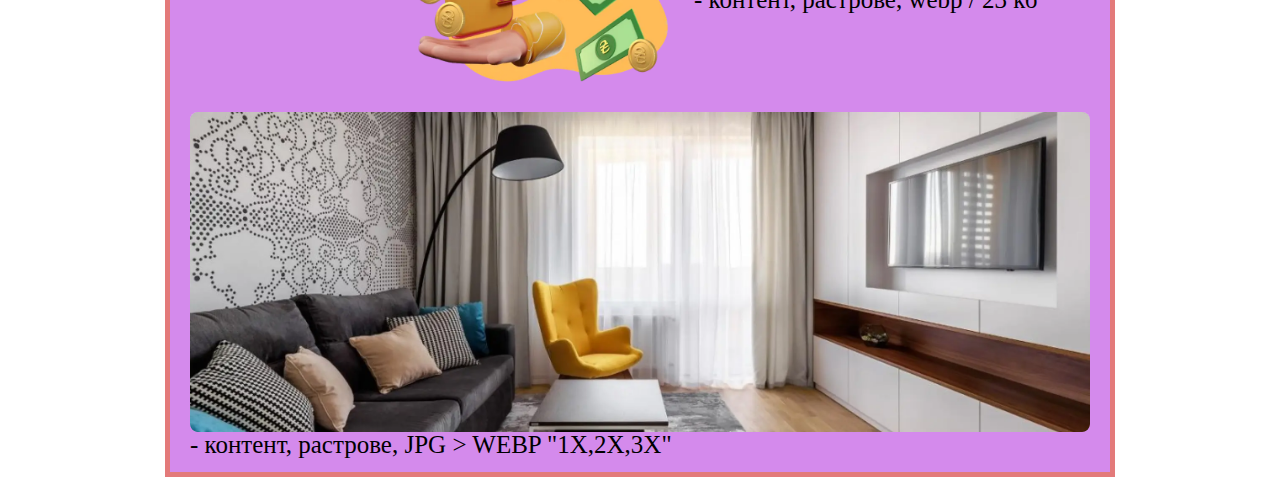
<file: lesson_8/lesson_8/index.html>
<!DOCTYPE html>
<html lang="uk">
<head>
	<meta charset="UTF-8">
	<meta name="viewport" content="width=device-width, initial-scale=1.0">
	<title>Lesson 8</title>
	<link rel="stylesheet" href="css/style.css">
</head>
<body>
	<header class="header">
		
	</header>
	<main class="page">
		<div class="page__container">
			<p class="text margin">
				<img class="img__icon" src="img/pay-1.svg" alt="icon">
				<span>- контент, векторне, svg</span>
			</p>
			<p class="text margin">
				<img class="img__icon" src="img/pay-2.svg" alt="icon">
				<span>- контент, векторне, svg</span>
			</p>
			<p class="text margin">
				<img class="img__icon" src="img/pay-3.svg" alt="icon">
				<span>- контент, векторне, svg</span>
			</p>
			<p class="text margin">
				<img class="img__icon" src="img/pay-4.svg" alt="icon">
				<span>- контент, векторне, svg</span>
			</p>
			<p class="text margin">
				<img class="img__icon" src="img/pay-5.svg" alt="icon">
				<span>- контент, векторне, svg</span>
			</p>
			<p class="text margin">
				<img class="img__icon" src="img/pay-6.svg" alt="icon">
				<span>- контент, векторне, svg</span>
			</p>
			<p class="text margin">
				<img class="img__icon" src="img/pay-7.svg" alt="icon">
				<span>- контент, векторне, svg</span>
			</p>
			<p class="text margin">
				<img class="img__icon" src="img/preim-1.svg" alt="icon">
				<span>- контент, векторне, svg</span>
			</p>
			<p class="text margin">
				<img class="img__icon" src="img/preim-2.svg" alt="icon">
				<span>- контент, векторне, svg</span>
			</p>
			<p class="text margin">
				<img class="img__icon" src="img/preim-3.svg" alt="icon">
				<span>- контент, векторне, svg</span>
			</p>
			<p class="text margin">
				<img class="img__icon" src="img/preim-4.svg" alt="icon">
				<span>- контент, векторне, svg</span>
			</p>
			<p class="text margin">
				<img class="img__icon" src="img/Vector.svg" alt="icon">
				<span>- іконка, векторне, svg</span>
			</p>
			<p class="text margin">
				<img class="img__photo" src="img/img-1.png" alt="icon">
				<span>- контент, растрове, png  /  246 кб</span>
			</p>
			<p class="text margin">
				<img class="img__photo" src="img/img-2.webp" alt="icon">
				<span>- контент, растрове, webp  /  23 кб</span>
			</p>
			<div class="text">
				<img srcset="img/image-2x.webp 2x, img/image-3x.webp 3x" class="image__room" src="img/image-1x.webp" alt="room" >
				<span>- контент, растрове, JPG > WEBP "1X,2X,3X"</span>	
			</div>
		</div>
	</main>
	<footer class="footer">
		
	</footer>
</body>
</html>
</file>
<file: lesson_4/css/style.css>
/* Google Fonts */
@import url("https://fonts.googleapis.com/css?family=Foldit:regular,500,600,700&display=swap");
@import url("https://fonts.googleapis.com/css?family=Grenze:regular,500,600,700&display=swap");
@import url("https://fonts.googleapis.com/css?family=Khula:regular,600,700&display=swap");

/* Локальне підключення */
@import url(fonts.css);

/* Скидання стилів */
@import url(reset.css);

body {
    font-family: "Proxima Nova", sans-serif;
}

.list li {
    font-family: "Grenze", serif;
    font-weight: 500;
    color: blue;
    font-size: 20px;
    font-style: italic;
    text-align: center;
    line-height: 1.5;
}

.title {
    font-family: "Foldit", serif;
    font-size: 50px;
    text-align: center;
    font-style: oblique;
    font-weight: 700;
    text-decoration: underline;
    color: green;
}

.text {
    font-family: "Khula", serif;
    font-weight: 600;
    font-size: 30px;
    color: rgba(137, 43, 226, 0.676);
    text-align: right;
    text-decoration: overline;
    line-height: 1.9;
    text-shadow: 1px 1px 2px red;

}

.text-1 {
    font-family: "Grenze", serif;
    font-weight: 600;
    font-size: 40px;
    color: chocolate;
    text-shadow: 2px 2px 2px black;
    text-align: justify;
    text-decoration: line-through;
    text-decoration-color: blue;
    line-height: 1.6;
    text-transform: capitalize;
    white-space: nowrap;


}

.text-2 {
    font-family: "Foldit", serif;
    font-weight: 500;
    font-size: 30px;
    line-height: 1.2;
    color: rgba(0, 0, 139, 0.758);
    text-align: center;
    text-transform: uppercase;
    text-decoration: underline;
    text-decoration-color: aqua;
    word-spacing: 30px;
}

.text-3 {
    font-family: "Khula", serif;
    font-weight: 700;
    font-size: 25px;
    line-height: 1.3;
    color: fuchsia;
    letter-spacing: 1.8px;
    text-transform: lowercase;
}

.choose__title {
    font-family: "Proxima Nova", sans-serif;
    font-size: 40px;
    line-height: 1.2;
    text-align: center;
    color: #2b2929;
}

.choose__text {
    font-family: "Proxima Nova", sans-serif;
    line-height: 1.87;
    font-size: 16px;
    color: #2b2929;
}

.decor__title {
    font-family: "Proxima Nova", sans-serif;
    font-size: 40px;
    line-height: 1.2;
    text-align: center;
    color: #2b2929;
}

.decor__text {
    font-family: "Proxima Nova", sans-serif;
    line-height: 1.87;
    font-size: 16px;
    color: #2b2929;
}

.decor__subtitle {
    font-family: "Proxima Nova", sans-serif;
    font-weight: 600;
    color: #2b2929;
    font-size: 20px;
    line-height: 1.4;
}

.decor__list {
    font-family: "Proxima Nova", sans-serif;
    line-height: 1.87;
    font-size: 16px;
    color: #2b2929;
}

.footer {
    font-family: "Proxima Nova", sans-serif;
    font-size: 20px;
    font-weight: 600;
    color: blue;
    text-align: center;
    text-transform: uppercase;
}
</file>
<file: lesson_6/css/style.css>
@import url("https://fonts.googleapis.com/css?family=Roboto:300,regular,500&display=swap");
@import url("https://fonts.googleapis.com/css?family=Quicksand:300,regular,500,600,700&display=swap");

/* Локальне підключення */
@import url(fonts.css);

/* Скидання стилів */
@import url(reset.css);

body {}

.krovato__conteiner {
    max-width: 1070px;
    margin: 0 auto;
}

.krovato__choose-bed {
    font-family: "Proxima Nova Rg", sans-serif;
    padding: 55px 0px 40px 0px;
    color: #2b2929;
}

.krovato__choose-bed_title {
    font-size: 40px;
    text-align: left;
    line-height: 1.2;
    margin-bottom: 40px;
    font-weight: 600;
}

.krovato__choose-bed_image {
    margin-bottom: 40px;
}

.krovato__choose-bed_text {
    margin-bottom: 40px;

}

.krovato__choose-bed_text>p {
    margin-bottom: 10px;
    line-height: 1.875;
    font-size: 16px;
}

.krovato__choose-bed_subtitle {
    font-size: 20px;
    line-height: 1.4;
    font-weight: 600;
    margin-bottom: 30px;
}

.krovato__choose-bed_list {
    margin-bottom: 40px;
    padding-left: 50px;
}

.krovato__choose-bed_list>li {
    background: url(../img/Vector.png) no-repeat;
    padding-left: 50px;
    line-height: 1.875;
    font-size: 16px;
    margin-bottom: 20px;

}

.krovato__choose-bed_subtext {
    line-height: 1.875;
    font-size: 16px;
}



.collections {
    margin-top: 100px;
}

.collections__container {
    max-width: 1320px;
    margin: 0 auto;
}

.collections__left {
    font-family: "Roboto", sans-serif;
    color: #000;
    display: inline-block;
    max-width: 700px;
    padding: 35px 0 60px 0;
    margin-right: 90px;
}

.collections__title {
    font-size: 74px;
    line-height: 0.743;
    font-weight: 300;
    margin-bottom: 52px;
}

.collections__text {
    line-height: 1.833;
    font-size: 30px;
    margin-bottom: 66px;
    text-transform: capitalize;

}

.collections__button {
    font-size: 29px;
    text-transform: capitalize;
    padding: 19px 26px 19px 64px;
    color: #fff;
    /* background-color: #000; */
    background: #1E2832 url(../img/basket.png) no-repeat 28px;
}

.collections__right {
    display: inline-block;
    vertical-align: top;
}

.collections__image {
    max-width: 100%;
}



.subjects {
    margin-top: 100px;
    padding: 40px 120px 40px 80px;
    background-image: url(../img/bg.jpg);
    background-position: center;
    background-size: cover;


}

.subjects__container {
    max-width: 1440px;
    margin: 0 auto;

}

.subjects__left {
    display: inline-block;
    max-width: 750px;
    vertical-align: middle;
}

.subjects__left-title {
    font-family: "Quicksand", sans-serif;
    font-weight: 700;
    font-size: 40px;
    line-height: 1.2;
    margin-bottom: 24px;
    max-width: 600px;
    color: #fff;
    ;
}

.subjects__left-text {
    font-family: "Quicksand", sans-serif;
    font-weight: 500;
    font-size: 20px;
    line-height: 1.6;
    margin-bottom: 24px;
    margin-right: 140px;
    color: #fff;
    ;
}

.subjects__left-button {
    font-family: "Quicksand", sans-serif;
    font-size: 16px;
    font-weight: 700;
    color: #0d1216;
    line-height: 1.56;
    padding: 12px 20px 12px 40px;
    background: #fff url(../img/label.png) no-repeat 8% / 20px;
    border-radius: 8px;
    width: 220px;
    height: 50px;
}

.subjects__right {
    display: inline-block;
    max-width: 547px;
    vertical-align: middle;
}

.subjects__image {
    max-width: 515px;
}
</file>
<file: lesson_7/css/style.css>
@import url("https://fonts.googleapis.com/css?family=Roboto:300,regular,500&display=swap");
@import url("https://fonts.googleapis.com/css?family=Quicksand:300,regular,500,600,700&display=swap");
@import url("https://fonts.googleapis.com/css?family=Exo:regular,500,700&display=swap");
@import url("https://fonts.googleapis.com/css?family=Orbitron:500&display=swap");

/* Локальне підключення */
@import url(fonts.css);

/* Скидання стилів */
@import url(reset.css);


/* ---------------krovato----------------------- */

.krovato__conteiner {
    max-width: 1070px;
    margin: 0 auto;
}

.krovato__choose-bed {
    font-family: "Proxima Nova Rg", sans-serif;
    padding: 55px 0px 40px 0px;
    color: #2b2929;
}

.krovato__choose-bed_title {
    font-size: 40px;
    text-align: left;
    line-height: 1.2;
    margin-bottom: 40px;
    font-weight: 600;
}

.krovato__choose-bed_image {
    margin-bottom: 40px;
    border-radius: 8px;
}

.krovato__choose-bed_text {
    margin-bottom: 40px;

}

.krovato__choose-bed_text>p {
    line-height: 1.875;
    font-size: 16px;
}

.krovato__choose-bed_text p:not(:last-child) {
    margin-bottom: 10px;
}

.krovato__choose-bed_subtitle {
    font-size: 20px;
    line-height: 1.4;
    font-weight: 600;
    margin-bottom: 30px;
}

.krovato__choose-bed_list {
    margin-bottom: 40px;
    padding-left: 50px;
}

.krovato__choose-bed_list>li {
    background: url(../img/Vector.png) no-repeat;
    padding-left: 50px;
    line-height: 1.875;
    font-size: 16px;
}

.krovato__choose-bed_list li:not(:last-child) {
    margin-bottom: 20px;
}


.krovato__choose-bed_subtext {
    line-height: 1.875;
    font-size: 16px;
}

/* ---------------About----------------------- */

.about {
    max-width: 1512px;
    min-height: 555px;
    background-image: url(../img/About\ section.png);
    background-position: center;
    background-size: cover;
    padding-top: 100px;
    padding-bottom: 50px;
    margin: 0 auto;

}

.about__conteiner {
    max-width: 1200px;
    padding-left: 15px;
    padding-right: 15px;
    margin: 0 auto;
}

.about__items {
    margin: 0 auto;
    max-width: 992px;
    min-height: auto;
}

.about__title {
    font-family: "Exo", sans-serif;
    font-size: 60px;
    font-weight: 700;
    line-height: 1.16;
    text-transform: uppercase;
    color: white;
    text-align: center;
}

.about__title::after {
    content: "";
    display: block;
    margin: 0 auto;
    width: 40%;
    margin-top: 20px;
    height: 1px;
    margin-bottom: 20px;
    background: linear-gradient(90deg, rgba(255, 0, 0, 1) 0%, rgba(66, 255, 0, 1) 50%, rgba(36, 0, 255, 1) 100%);
}

.about__text {
    font-family: "Exo", sans-serif;
    font-size: 18px;
    line-height: 2.22;
    letter-spacing: -0.02em;
    text-transform: capitalize;
    text-align: center;
    color: #fff;
    margin-bottom: 60px;
}

.about__list {
    text-align: center;
}

.about__list-item {
    display: inline-block;
    margin-right: 55px;
}

.about__list-item::after {
    content: "";
    display: inline-block;
    width: 10px;
    height: 10px;
    margin-left: 55px;
    border-radius: 50px;
    background: linear-gradient(90deg, rgba(255, 0, 0, 1) 0%, rgba(66, 255, 0, 1) 50%, rgba(36, 0, 255, 1) 100%);
}

.about__list-link {
    display: inline-block;
    font-family: "Orbitron", sans-serif;
    font-weight: 500;
    font-size: 20px;
    line-height: 1.25;
    text-transform: capitalize;
    color: #fff;
    margin-bottom: 50px;
}



/* ---------------contacts----------------------- */

.my-contacts {
    margin: 0 auto;
    max-width: 992px;
    min-height: auto;
    color: white;
    text-align: center;
}

.my-contacts-item {
    display: inline-block;
    margin-right: 80px;
}


.my-contacts-phone {
    font-size: 20px;
    font-family: "Exo", sans-serif;
    line-height: 1;
    letter-spacing: -1px;
    text-transform: lowercase;
}

.my-contacts-phone::before {
    content: "";
    width: 25px;
    height: 25px;
    vertical-align: middle;
    margin-right: 10px;
    display: inline-block;
    background: url(../img/contacts/1.png) no-repeat 0 0;
}

.my-contacts-location {
    font-size: 20px;
    font-family: "Exo", sans-serif;
    line-height: 1;
    letter-spacing: -1px;
    text-transform: lowercase;
}

.my-contacts-location::before {
    content: "";
    width: 25px;
    height: 25px;
    vertical-align: middle;
    margin-right: 10px;
    display: inline-block;
    background: url(../img/contacts/2.png) no-repeat 0 0;
}

.my-contacts-mail {
    font-size: 20px;
    font-family: "Exo", sans-serif;
    line-height: 1;
    letter-spacing: -1px;
    text-transform: lowercase;
}

.my-contacts-mail::before {
    content: "";
    width: 25px;
    height: 25px;
    vertical-align: middle;
    margin-right: 10px;
    display: inline-block;
    background: url(../img/contacts/3.png) no-repeat 0 0;
}


/* ---------------game----------------------- */


.game {
    background: url(../img/game/field.jpg) 0 0 / cover no-repeat;
    padding: 15% 0;
}

.game__container {
    max-width: 1200px;
    margin: 0 auto;
    padding: 10px;
}

.game__play {
    background-color: #13ac05b1;
    border: 10px #0abd34a0 solid;
    word-spacing: -5px;
    height: 1000px;
    width: 100%;
    line-height: 0;
}

.game__block {
    background: red;
}

.game__block-1 {
    width: 50px;
    height: 50px;
}

.game__block-2 {
    width: 600px;
    height: 50px;
    visibility: hidden;
}

.game__block-1:hover+.game__block-2,
.game__block-2:hover {
    visibility: visible;
}

.game__block-3 {
    width: 50px;
    height: 200px;
    display: inline-block;
    margin-left: 550px;
    visibility: hidden;
}

.game__block-2:hover+.game__block-3,
.game__block-3:hover {
    visibility: visible;
}

.game__block-4 {
    width: 400px;
    height: 50px;
    display: inline-block;
    visibility: hidden;
}

.game__block-3:hover+.game__block-4,
.game__block-4:hover {
    visibility: visible;
}

.game__block-5 {
    width: 50px;
    height: 300px;
    margin-left: 950px;
    visibility: hidden;
}

.game__block-4:hover+.game__block-5,
.game__block-5:hover {
    visibility: visible;
}

.game__block-6 {
    width: 800px;
    height: 50px;
    display: inline-block;
    margin-left: 200px;
    visibility: hidden;
}

.game__block-5:hover+.game__block-6,
.game__block-6:hover {
    visibility: visible;
}

.game__block-7 {
    width: 50px;
    height: 100px;
    margin-left: 200px;
    visibility: hidden;
    background: blue;
}

.game__block-6:hover+.game__block-7,
.game__block-7:hover {
    visibility: visible;
}

.image__game {
    visibility: hidden;
}

.game__block-7:hover+.image__game,
.image__game:hover {
    visibility: visible;
}
</file>
<file: lesson_7/lesson_7/css/style.css>
@import url("https://fonts.googleapis.com/css?family=Roboto:300,regular,500&display=swap");
@import url("https://fonts.googleapis.com/css?family=Quicksand:300,regular,500,600,700&display=swap");
@import url("https://fonts.googleapis.com/css?family=Exo:regular,500,700&display=swap");
@import url("https://fonts.googleapis.com/css?family=Orbitron:500&display=swap");

/* Локальне підключення */
@import url(fonts.css);

/* Скидання стилів */
@import url(reset.css);


/* ---------------krovato----------------------- */

.krovato__conteiner {
    max-width: 1070px;
    margin: 0 auto;
}

.krovato__choose-bed {
    font-family: "Proxima Nova Rg", sans-serif;
    padding: 55px 0px 40px 0px;
    color: #2b2929;
}

.krovato__choose-bed_title {
    font-size: 40px;
    text-align: left;
    line-height: 1.2;
    margin-bottom: 40px;
    font-weight: 600;
}

.krovato__choose-bed_image {
    margin-bottom: 40px;
}

.krovato__choose-bed_image img {
    border-radius: 8px;
}

.krovato__choose-bed_text {
    margin-bottom: 40px;

}

.krovato__choose-bed_text>p {
    line-height: 1.875;
    font-size: 16px;
}

.krovato__choose-bed_text--fat {
    font-weight: 600;
}

.krovato__choose-bed_text p:not(:last-child) {
    margin-bottom: 10px;
}

.krovato__choose-bed_subtitle {
    font-size: 20px;
    line-height: 1.4;
    font-weight: 600;
    margin-bottom: 30px;
}

.krovato__choose-bed_list {
    margin-bottom: 40px;
}

.krovato__choose-bed_list>li {
    background: url(../img/Vector.png) no-repeat;
    padding-left: 50px;
    line-height: 1.875;
    font-size: 16px;
}


.krovato__choose-bed_list li:not(:last-child) {
    margin-bottom: 20px;

}


.krovato__choose-bed_text-other {
    line-height: 1.875;
    font-size: 16px;
}

/* ---------------About----------------------- */

.about {
    max-width: 1512px;
    min-height: 555px;
    background-image: url(../img/About\ section.png);
    background-position: center;
    background-size: cover;
    padding-top: 100px;
    padding-bottom: 50px;
    margin: 0 auto;

}

.about__conteiner {
    max-width: 1200px;
    padding-left: 15px;
    padding-right: 15px;
    margin: 0 auto;
}

.about__items {
    margin: 0 auto;
    max-width: 992px;
    min-height: auto;
}

.about__title {
    font-family: "Exo", sans-serif;
    font-size: 60px;
    font-weight: 700;
    line-height: 1.16;
    text-transform: uppercase;
    color: white;
    text-align: center;
}

.about__title h1 {
    margin-bottom: 20px;
}

.about__title::after {
    content: "";
    display: block;
    margin: 0 auto;
    width: 40%;
    margin-bottom: 20px;
    height: 1px;
    background: linear-gradient(90deg, rgba(255, 0, 0, 1) 0%, rgba(66, 255, 0, 1) 50%, rgba(36, 0, 255, 1) 100%);
}

.about__text {
    font-family: "Exo", sans-serif;
    font-size: 18px;
    line-height: 2.22;
    letter-spacing: -0.02em;
    text-transform: capitalize;
    text-align: center;
    color: #fff;

}

.about__text p {
    margin-bottom: 60px;
}

.about__list {
    text-align: center;
}

.about__list-item {
    display: inline-block;
    margin-right: 55px;
}

.about__list-item::after {
    content: "";
    display: inline-block;
    width: 10px;
    height: 10px;
    margin-left: 55px;
    border-radius: 50px;
    background: linear-gradient(90deg, rgba(255, 0, 0, 1) 0%, rgba(66, 255, 0, 1) 50%, rgba(36, 0, 255, 1) 100%);
}

.about__list-link {
    display: inline-block;
    font-family: "Orbitron", sans-serif;
    font-weight: 500;
    font-size: 20px;
    line-height: 1.25;
    text-transform: capitalize;
    color: #fff;
    margin-bottom: 50px;
}



/* ---------------contacts----------------------- */

.my-contacts {
    margin: 0 auto;
    max-width: 992px;
    min-height: auto;
    color: white;
    text-align: center;
}

.my-contacts-item {
    display: inline-block;
    margin-right: 80px;
}


.my-contacts-phone {
    font-size: 20px;
    font-family: "Exo", sans-serif;
    line-height: 1;
    letter-spacing: -1px;
    text-transform: lowercase;
}

.my-contacts-phone::before {
    content: "";
    width: 25px;
    height: 25px;
    vertical-align: middle;
    margin-right: 10px;
    display: inline-block;
    background: url(../img/contacts/1.png) no-repeat 0 0;
}

.my-contacts-location {
    font-size: 20px;
    font-family: "Exo", sans-serif;
    line-height: 1;
    letter-spacing: -1px;
    text-transform: lowercase;
}

.my-contacts-location::before {
    content: "";
    width: 25px;
    height: 25px;
    vertical-align: middle;
    margin-right: 10px;
    display: inline-block;
    background: url(../img/contacts/2.png) no-repeat 0 0;
}

.my-contacts-mail {
    font-size: 20px;
    font-family: "Exo", sans-serif;
    line-height: 1;
    letter-spacing: -1px;
    text-transform: lowercase;
}

.my-contacts-mail::before {
    content: "";
    width: 25px;
    height: 25px;
    vertical-align: middle;
    margin-right: 10px;
    display: inline-block;
    background: url(../img/contacts/3.png) no-repeat 0 0;
}


/* ---------------game----------------------- */


.game {
    background: url(../img/game/field.jpg) 0 0 / cover no-repeat;
    padding: 15% 0;
}

.game__container {
    max-width: 1200px;
    margin: 0 auto;
    padding: 10px;
}

.game__play {
    background-color: #13ac05b1;
    border: 10px #0abd34a0 solid;
    word-spacing: -5px;
    height: 1000px;
    width: 100%;
    line-height: 0;
}

.game__block {
    background: red;
}

.game__block-1 {
    width: 50px;
    height: 50px;
}

.game__block-2 {
    width: 600px;
    height: 50px;
    visibility: hidden;
}

.game__block-1:hover+.game__block-2,
.game__block-2:hover {
    visibility: visible;
}

.game__block-3 {
    width: 50px;
    height: 200px;
    display: inline-block;
    margin-left: 550px;
    visibility: hidden;
}

.game__block-2:hover+.game__block-3,
.game__block-3:hover {
    visibility: visible;
}

.game__block-4 {
    width: 400px;
    height: 50px;
    display: inline-block;
    visibility: hidden;
}

.game__block-3:hover+.game__block-4,
.game__block-4:hover {
    visibility: visible;
}

.game__block-5 {
    width: 50px;
    height: 300px;
    margin-left: 950px;
    visibility: hidden;
}

.game__block-4:hover+.game__block-5,
.game__block-5:hover {
    visibility: visible;
}

.game__block-6 {
    width: 800px;
    height: 50px;
    display: inline-block;
    margin-left: 200px;
    visibility: hidden;
}

.game__block-5:hover+.game__block-6,
.game__block-6:hover {
    visibility: visible;
}

.game__block-7 {
    width: 50px;
    height: 100px;
    margin-left: 200px;
    visibility: hidden;
    background: blue;
}

.game__block-6:hover+.game__block-7,
.game__block-7:hover {
    visibility: visible;
}

.image__game {
    visibility: hidden;
}

.game__block-7:hover+.image__game,
.image__game:hover {
    visibility: visible;
}
</file>
<file: lesson_3/css/style.css>
@import url("reset.css");

h2 {
	color: green;
}

.navigation {
	color: red;
}

.navigation p {
	color: rgb(26, 149, 237);
}

.menu {}

.part-1 {
	color: blue;
}

.part-2 {
	color: burlywood;
}

.part-3 {
	color: aquamarine;
}

.part-4 {
	color: brown;
}

.part-4 p {
	color: chartreuse;
}
</file>
<file: lesson_5/css/style.css>
@import url("https://fonts.googleapis.com/css?family=Roboto:500&display=swap");

/* Локальне підключення */
@import url(fonts.css);

/* Скидання стилів */
@import url(reset.css);

body {
    font-family: "Roboto", sans-serif;
}

.follow__title {
    color: #000;
    font-size: 50px;
    font-family: "Roboto", sans-serif;
    font-weight: 500;
    text-transform: capitalize;
    margin-bottom: 60px;
}

.center {
    text-align: center;
}

.follow__container {
    padding: 100px 16px 76px;
    margin: 0 auto;
    max-width: calc(1320px + 2* 16px);
}

.title {}

.follow_row {
    font-size: 0;
    margin: 0 -12px;
}

.follow__col {
    display: inline-block;
    padding: 0 12px;
    margin-bottom: 24px;
    width: calc((1320px + 12px* 2) / 6);

}

.follow_item {
    width: 100%;
}

.krovato__conteiner {
    max-width: 1070px;
    margin: 0 auto;
}

.krovato__choose-bed {
    font-family: "Proxima Nova Rg", sans-serif;
    padding: 55px 0px 40px 0px;
    color: #2b2929;
}

.krovato__choose-bed_title {
    font-size: 40px;
    text-align: left;
    line-height: 1.2;
    margin-bottom: 40px;
    font-weight: 600;
}

.krovato__choose-bed_image {
    margin-bottom: 40px;
}

.krovato__choose-bed_text {
    margin-bottom: 40px;

}

.krovato__choose-bed_text>p {
    margin-bottom: 10px;
    line-height: 1.875;
    font-size: 16px;
}

.krovato__choose-bed_subtitle {
    font-size: 20px;
    line-height: 1.4;
    font-weight: 600;
    margin-bottom: 30px;
}

.krovato__choose-bed_list {
    margin-bottom: 40px;
    padding-left: 50px;
}

.krovato__choose-bed_list>li {
    line-height: 1.875;
    font-size: 16px;
    margin-bottom: 20px;
}

.krovato__choose-bed_subtext {
    line-height: 1.875;
    font-size: 16px;
}


.krovato__about {
    background-color: #f8f8f8;
}

.krovato__products {
    font-family: "Proxima Nova Rg", sans-serif;
    padding: 70px 0px;
    color: #2b2929;
}

._container {
    max-width: 1320px;
    margin: 0 auto;
}

.krovato__title {
    line-height: 1.2;
    font-size: 40px;
    font-weight: 600;
    margin-bottom: 40px;
    text-align: center;
}

.krovato__block-items {
    font-size: 0;
}

.krovato__item {
    display: inline-block;
    max-width: 300px;
    vertical-align: top;
    text-align: center;
    margin-right: 30px;

}

.krovato__image {
    margin-bottom: 20px;
}

.krovato__item-subtitle {
    font-size: 26px;
    line-height: 1.2;
    font-weight: 600;
    margin-bottom: 20px;
}

.krovato__item-text {
    line-height: 1.875;
    font-size: 16px;
}
</file>
<file: lesson_8/css/style.css>
/* Скидання стилів */
@import url(reset.css);

.page__container {
    max-width: 950px;
    padding: 15px 20px;
    margin: 0 auto;
    border: 5px solid rgb(227, 122, 122);
    background-color: #d48aec;
    margin-bottom: 100px;
}

.text span {
    font-size: 25px;
}

.text:last-child {
    margin-bottom: 0;
}

.margin {
    margin-bottom: 20px;
}

.img__icon {
    min-width: 40px;
    vertical-align: middle;
}

.img__photo {
    max-width: 500px;
    vertical-align: middle;

}

.image__room {
    max-width: 100%;
    border-radius: 8px;
}
</file>
<file: lesson_9/css/style.css>
/* Скидання стилів */
@import url(reset.css);
</file>
<file: lesson_8/lesson_8/css/style.css>
/* Скидання стилів */
@import url(reset.css);

.page__container {
    max-width: 950px;
    padding: 15px 20px;
    margin: 0 auto;
    border: 5px solid rgb(227, 122, 122);
    background-color: #d48aec;
    margin-bottom: 100px;
}

.text span {
    font-size: 25px;
}

.text:last-child {
    margin-bottom: 0;
}

.margin {
    margin-bottom: 20px;
}

.img__icon {
    min-width: 40px;
    vertical-align: middle;
}

.img__photo {
    max-width: 500px;
    vertical-align: middle;

}

.image__room {
    max-width: 100%;
    border-radius: 8px;
}
</file>
